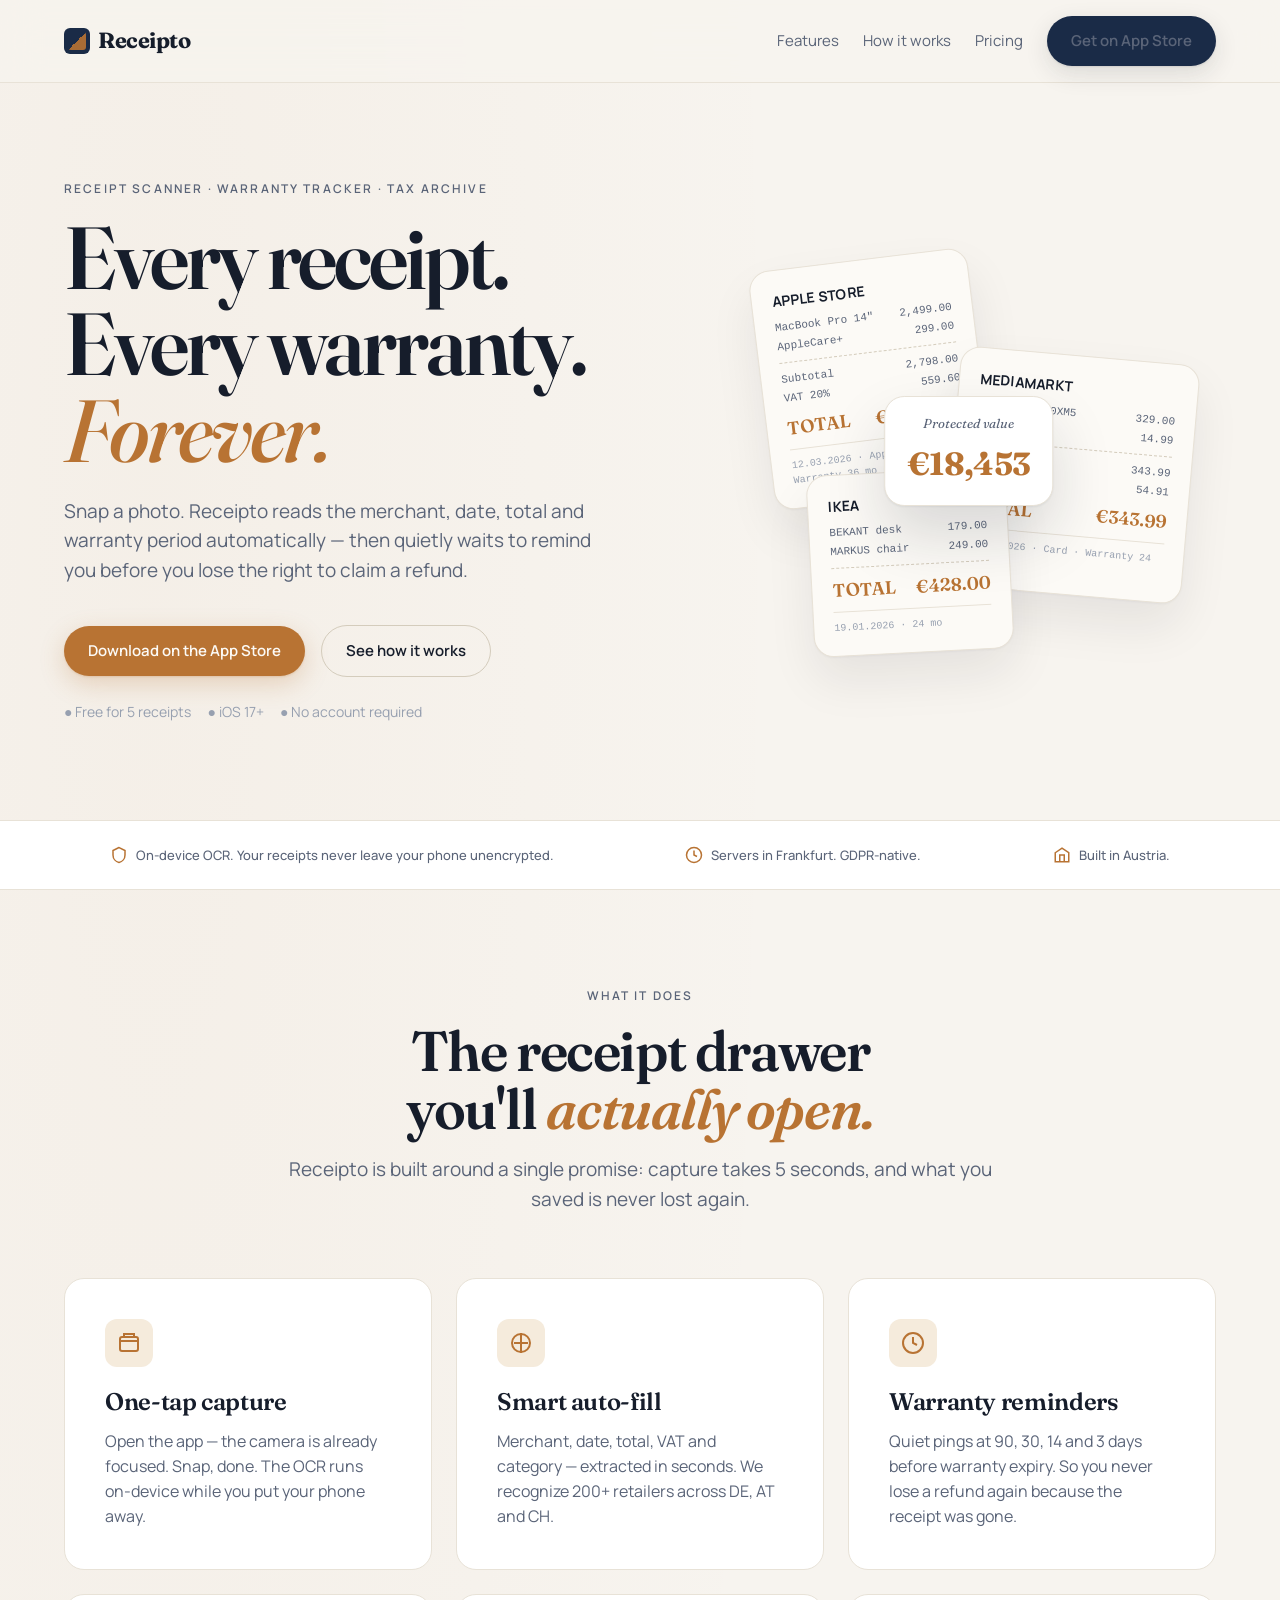
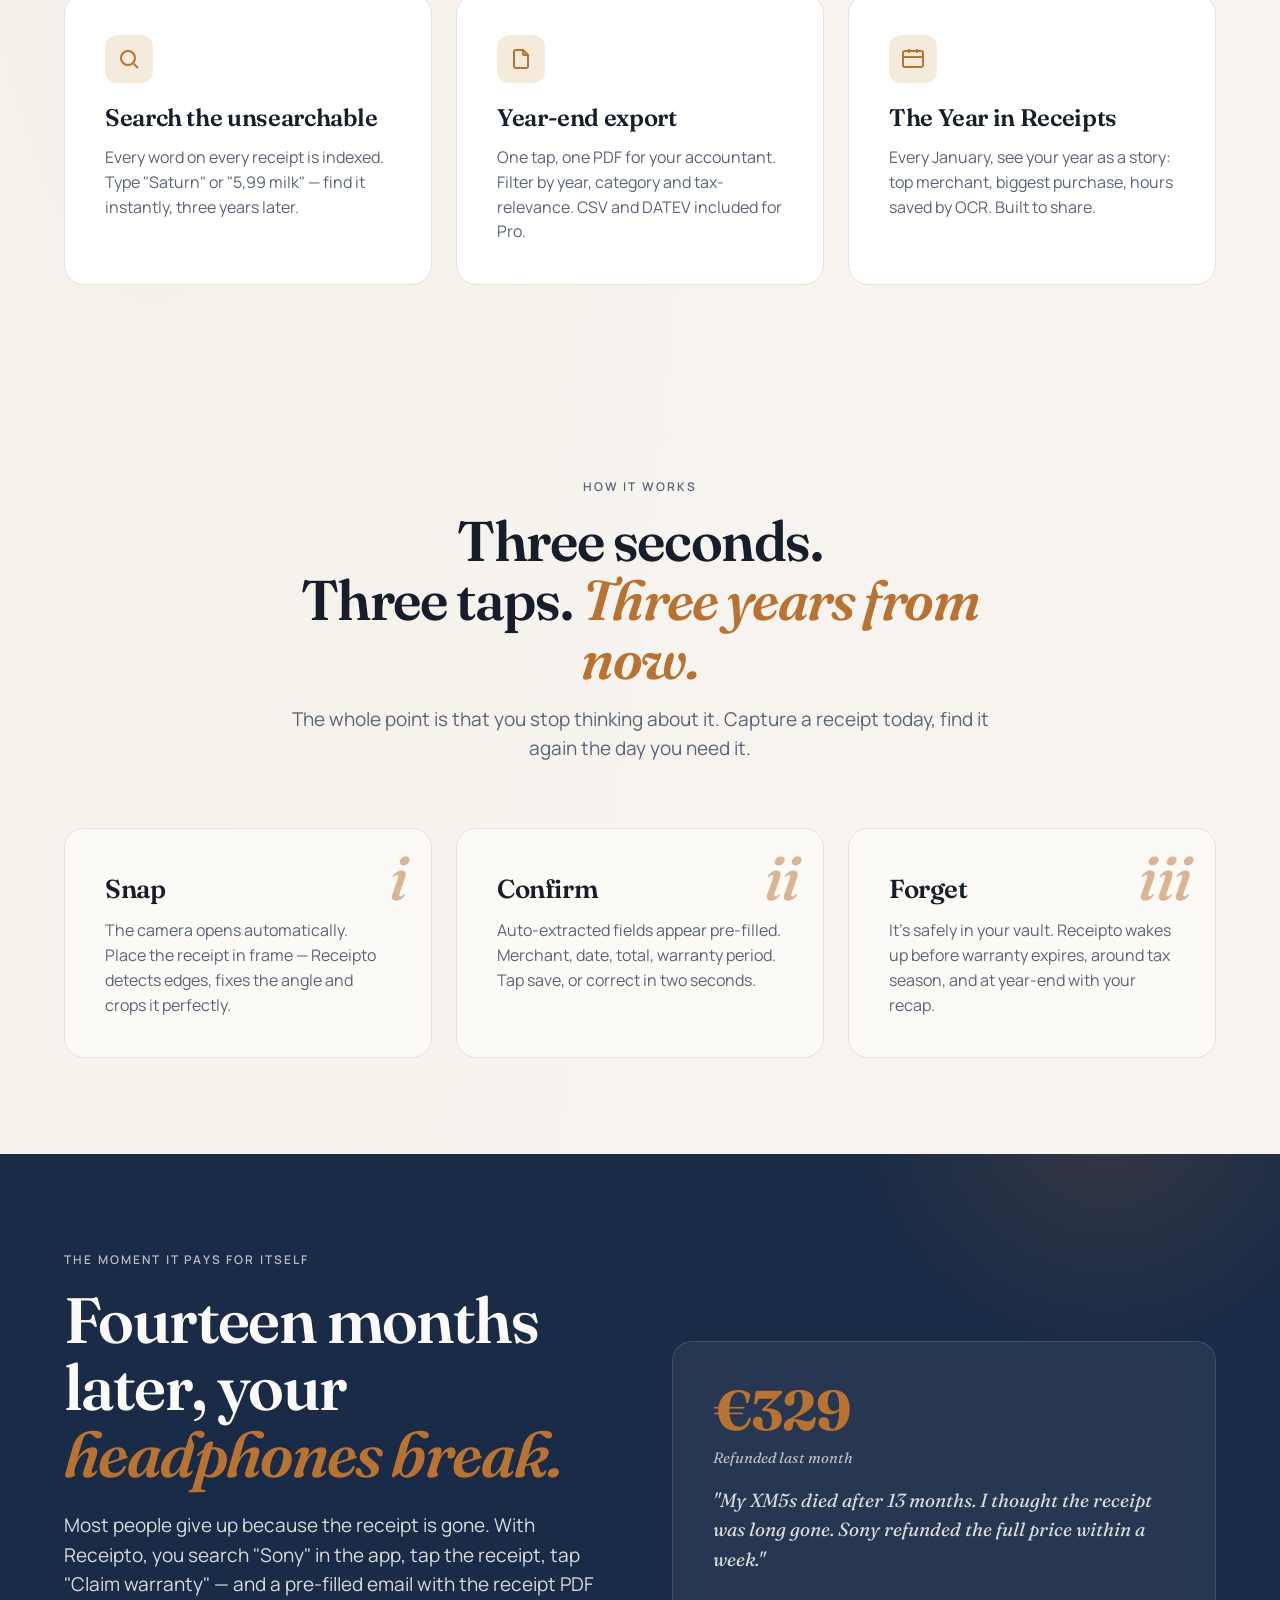
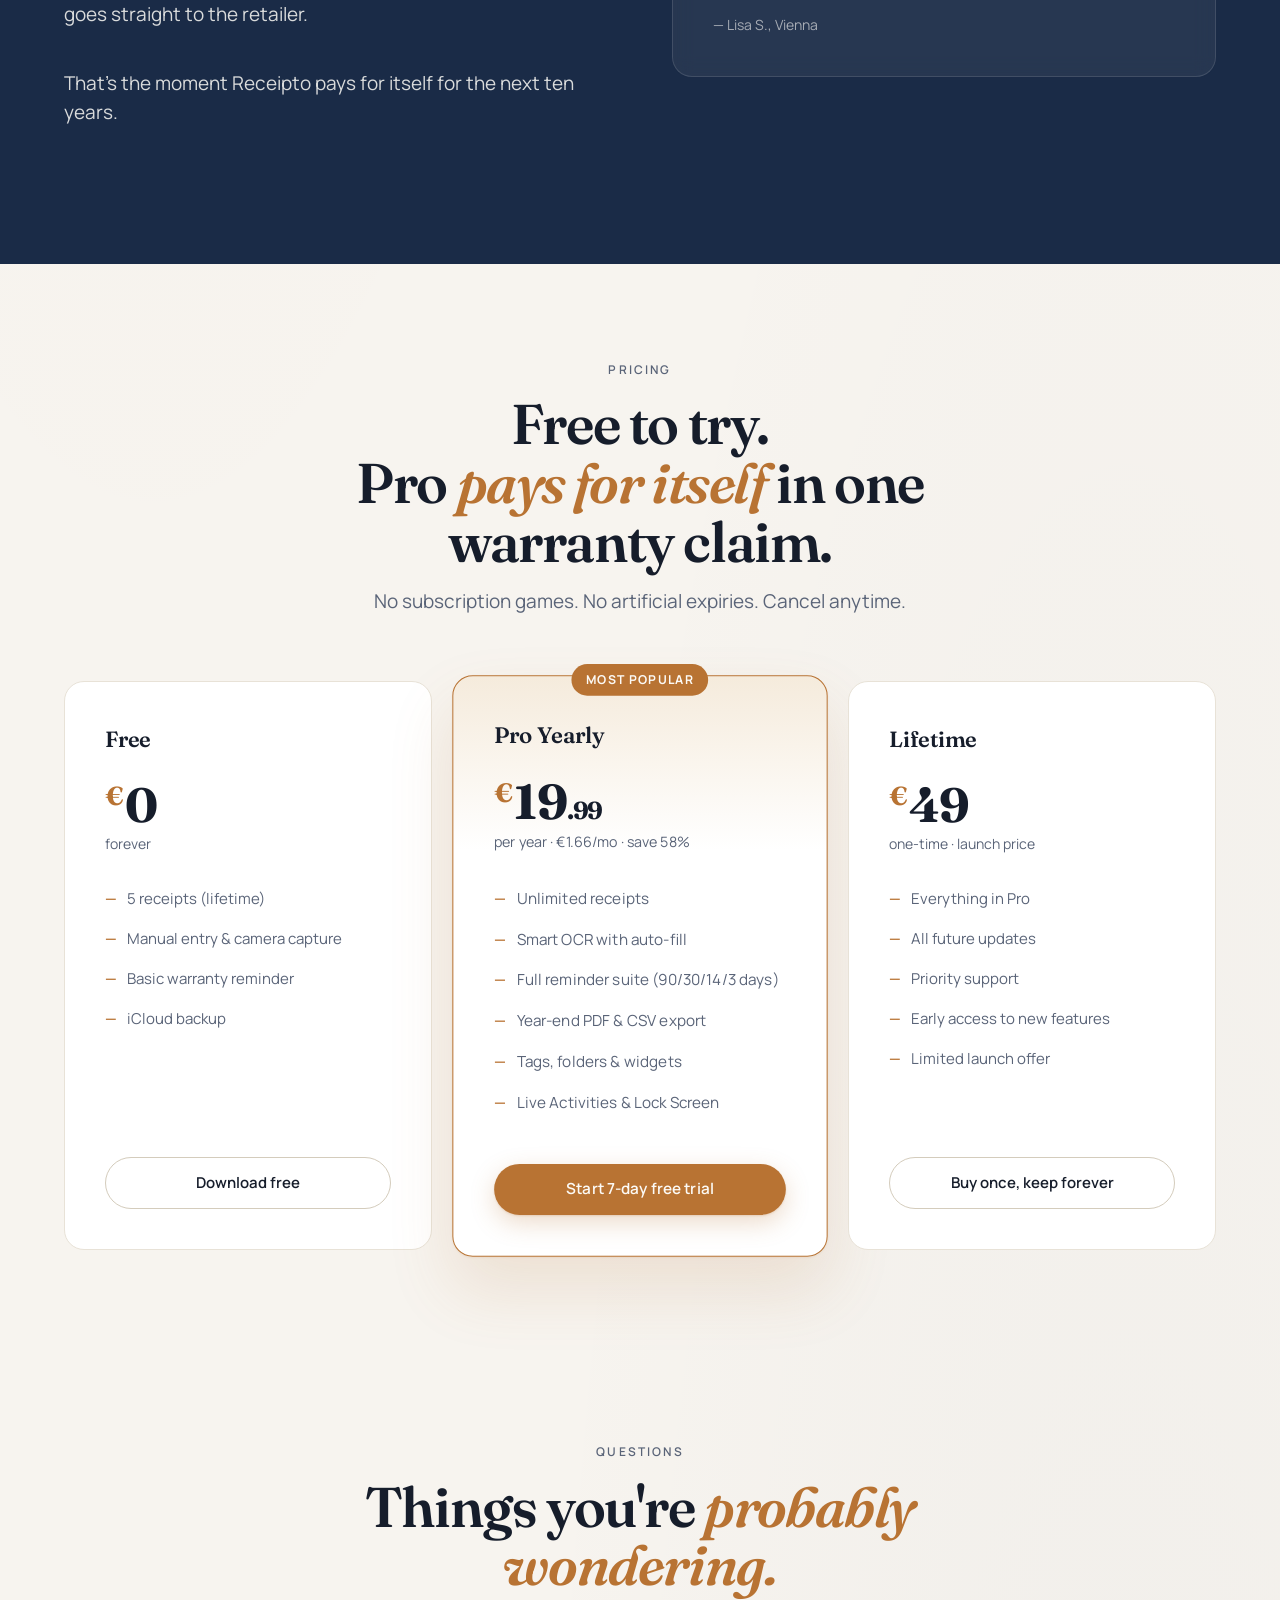
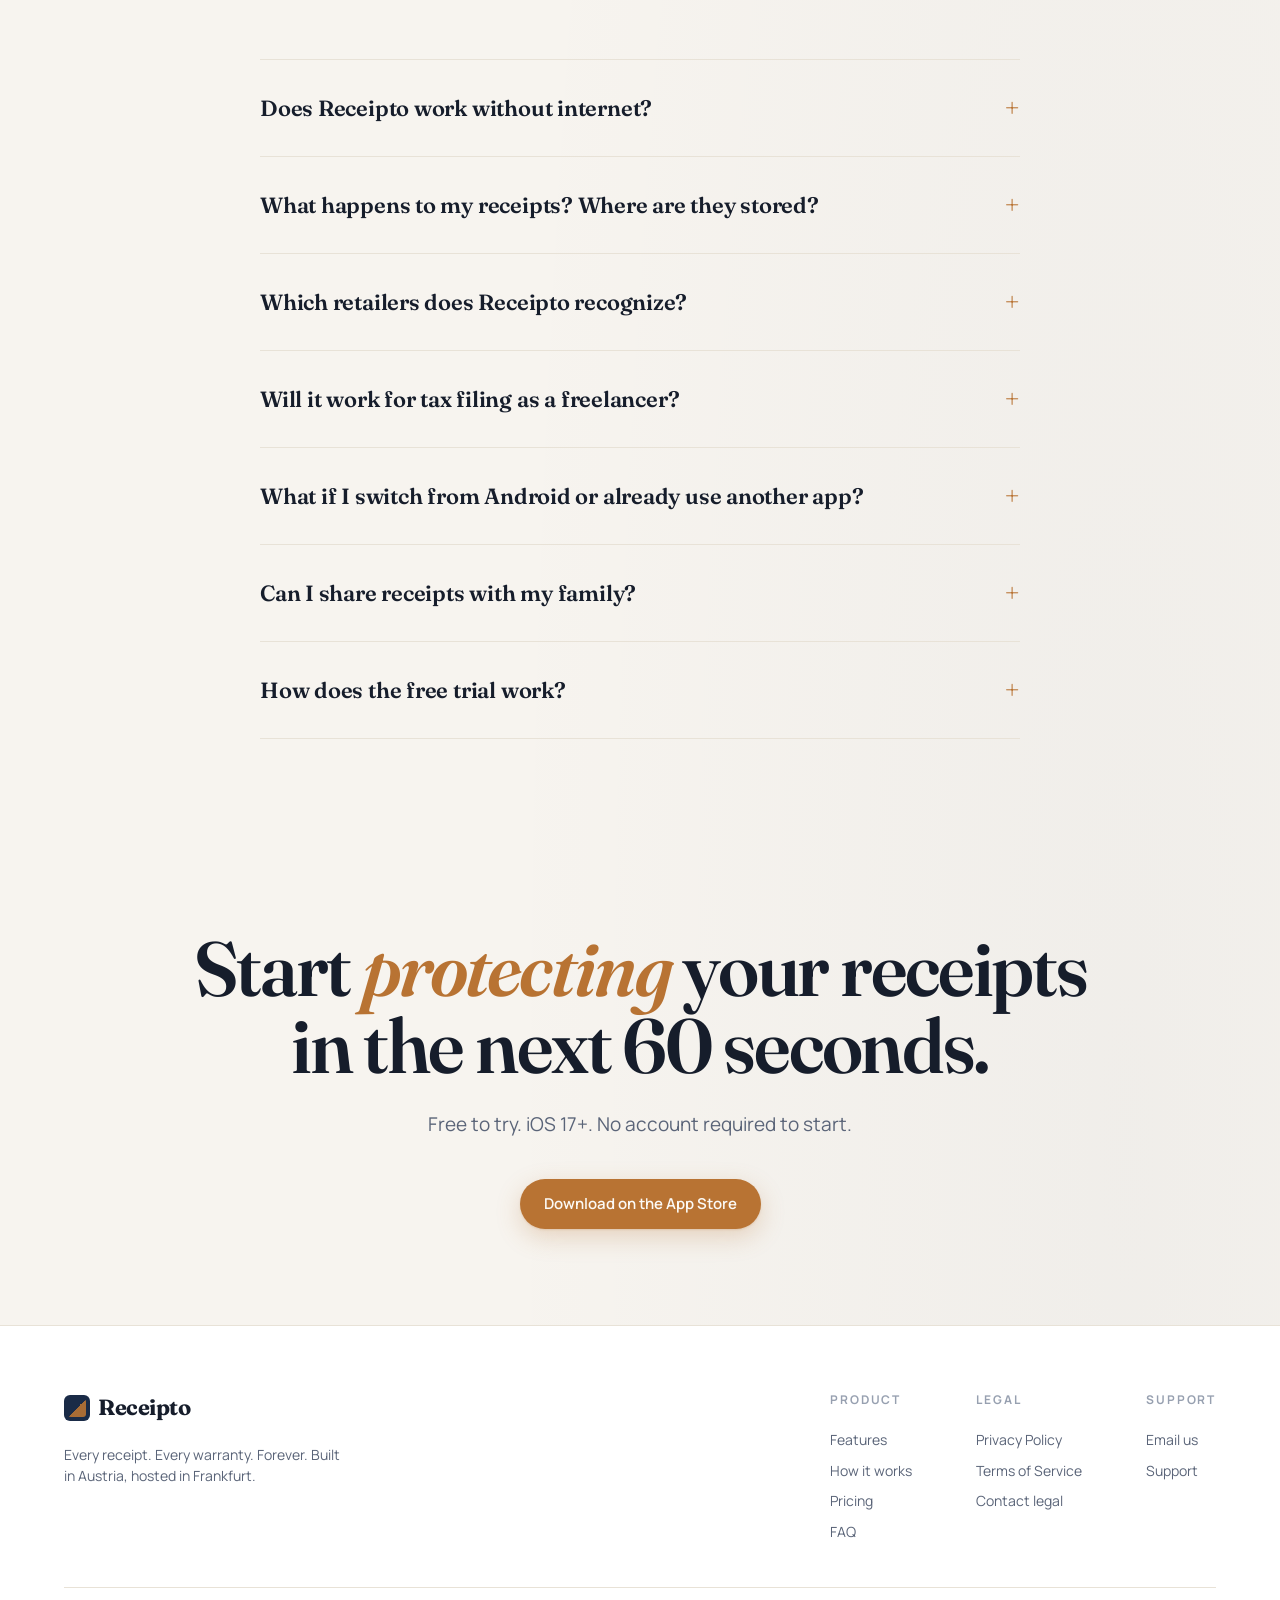
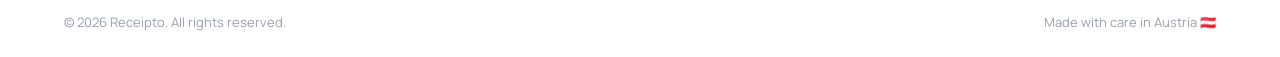
<file: index.html>
<!DOCTYPE html>
<html lang="en">
<head>
  <meta charset="UTF-8">
  <meta name="viewport" content="width=device-width, initial-scale=1.0">
  <title>Receipto — Every receipt. Every warranty. Forever.</title>
  <meta name="description" content="Snap a photo of any receipt. Receipto extracts the merchant, date, total and warranty period automatically — and reminds you before warranties expire. Year-end tax export in one tap.">
  <meta name="theme-color" content="#F7F4EF">
  <meta property="og:title" content="Receipto — Every receipt. Every warranty. Forever.">
  <meta property="og:description" content="Turn every receipt into a permanent entry in your personal warranty and tax archive.">
  <meta property="og:type" content="website">
  <link rel="stylesheet" href="style.css">
  <link rel="icon" href="data:image/svg+xml,%3Csvg xmlns='http://www.w3.org/2000/svg' viewBox='0 0 32 32'%3E%3Crect width='32' height='32' rx='6' fill='%231A2B47'/%3E%3Cpath d='M10 10v12l3-2 3 2 3-2 3 2V10z' fill='%23B87333'/%3E%3C/svg%3E">
</head>
<body>

  <nav class="nav">
    <div class="nav-inner">
      <a href="/" class="logo">
        <span class="logo-mark"></span>
        Receipto
      </a>
      <div class="nav-links">
        <a href="#features">Features</a>
        <a href="#how">How it works</a>
        <a href="#pricing">Pricing</a>
        <a href="#" class="btn btn-primary">Get on App Store</a>
      </div>
    </div>
  </nav>

  <header class="hero">
    <div class="container">
      <div class="hero-grid">
        <div class="fade-up">
          <div class="hero-eyebrow eyebrow">Receipt scanner · Warranty tracker · Tax archive</div>
          <h1>Every receipt.<br>Every warranty.<br><em>Forever.</em></h1>
          <p class="lede">
            Snap a photo. Receipto reads the merchant, date, total and warranty period
            automatically — then quietly waits to remind you before you lose the right
            to claim a refund.
          </p>
          <div class="hero-cta">
            <a href="#" class="btn btn-money">Download on the App Store</a>
            <a href="#how" class="btn btn-ghost">See how it works</a>
          </div>
          <div class="hero-meta">
            <span>● Free for 5 receipts</span>
            <span>● iOS 17+</span>
            <span>● No account required</span>
          </div>
        </div>

        <div class="receipt-stack fade-up delay-2">
          <div class="receipt receipt-1">
            <div class="receipt-merchant">Apple Store</div>
            <div class="receipt-line"><span>MacBook Pro 14"</span><span>2,499.00</span></div>
            <div class="receipt-line"><span>AppleCare+</span><span>299.00</span></div>
            <div class="receipt-divider"></div>
            <div class="receipt-line"><span>Subtotal</span><span>2,798.00</span></div>
            <div class="receipt-line"><span>VAT 20%</span><span>559.60</span></div>
            <div class="receipt-total"><span>TOTAL</span><span>€2,798.00</span></div>
            <div class="receipt-meta">12.03.2026 · Apple Pay · Warranty 36 mo</div>
          </div>

          <div class="receipt receipt-2">
            <div class="receipt-merchant">MediaMarkt</div>
            <div class="receipt-line"><span>Sony WH-1000XM5</span><span>329.00</span></div>
            <div class="receipt-line"><span>Cable USB-C</span><span>14.99</span></div>
            <div class="receipt-divider"></div>
            <div class="receipt-line"><span>Subtotal</span><span>343.99</span></div>
            <div class="receipt-line"><span>VAT 19%</span><span>54.91</span></div>
            <div class="receipt-total"><span>TOTAL</span><span>€343.99</span></div>
            <div class="receipt-meta">04.02.2026 · Card · Warranty 24 mo</div>
          </div>

          <div class="receipt receipt-3">
            <div class="receipt-merchant">IKEA</div>
            <div class="receipt-line"><span>BEKANT desk</span><span>179.00</span></div>
            <div class="receipt-line"><span>MARKUS chair</span><span>249.00</span></div>
            <div class="receipt-divider"></div>
            <div class="receipt-total"><span>TOTAL</span><span>€428.00</span></div>
            <div class="receipt-meta">19.01.2026 · 24 mo</div>
          </div>

          <div class="vault-badge">
            <div class="vault-label">Protected value</div>
            <div class="vault-amount">€18,453</div>
          </div>
        </div>
      </div>
    </div>
  </header>

  <div class="trust-bar">
    <div class="container">
      <div class="trust-inner">
        <div class="trust-item">
          <svg class="trust-icon" viewBox="0 0 24 24" fill="none" stroke="currentColor" stroke-width="2"><path d="M12 2 4 6v6c0 5 3.5 9 8 10 4.5-1 8-5 8-10V6z"/></svg>
          On-device OCR. Your receipts never leave your phone unencrypted.
        </div>
        <div class="trust-item">
          <svg class="trust-icon" viewBox="0 0 24 24" fill="none" stroke="currentColor" stroke-width="2"><circle cx="12" cy="12" r="10"/><path d="M12 6v6l4 2"/></svg>
          Servers in Frankfurt. GDPR-native.
        </div>
        <div class="trust-item">
          <svg class="trust-icon" viewBox="0 0 24 24" fill="none" stroke="currentColor" stroke-width="2"><path d="M3 9 12 3l9 6v12H3z"/><path d="M9 21V12h6v9"/></svg>
          Built in Austria.
        </div>
      </div>
    </div>
  </div>

  <section id="features">
    <div class="container">
      <div class="section-header">
        <div class="eyebrow">What it does</div>
        <h2>The receipt drawer<br>you'll <em>actually open.</em></h2>
        <p>Receipto is built around a single promise: capture takes 5 seconds, and what you saved is never lost again.</p>
      </div>

      <div class="features">
        <div class="feature">
          <div class="feature-icon">
            <svg width="24" height="24" viewBox="0 0 24 24" fill="none" stroke="currentColor" stroke-width="2"><rect x="3" y="6" width="18" height="14" rx="2"/><path d="M3 10h18"/><path d="M7 6V3h10v3"/></svg>
          </div>
          <h3>One-tap capture</h3>
          <p>Open the app — the camera is already focused. Snap, done. The OCR runs on-device while you put your phone away.</p>
        </div>

        <div class="feature">
          <div class="feature-icon">
            <svg width="24" height="24" viewBox="0 0 24 24" fill="none" stroke="currentColor" stroke-width="2"><path d="M12 2v20"/><path d="M5 12h14"/><circle cx="12" cy="12" r="9"/></svg>
          </div>
          <h3>Smart auto-fill</h3>
          <p>Merchant, date, total, VAT and category — extracted in seconds. We recognize 200+ retailers across DE, AT and CH.</p>
        </div>

        <div class="feature">
          <div class="feature-icon">
            <svg width="24" height="24" viewBox="0 0 24 24" fill="none" stroke="currentColor" stroke-width="2"><circle cx="12" cy="12" r="10"/><path d="M12 6v6l4 2"/></svg>
          </div>
          <h3>Warranty reminders</h3>
          <p>Quiet pings at 90, 30, 14 and 3 days before warranty expiry. So you never lose a refund again because the receipt was gone.</p>
        </div>

        <div class="feature">
          <div class="feature-icon">
            <svg width="24" height="24" viewBox="0 0 24 24" fill="none" stroke="currentColor" stroke-width="2"><circle cx="11" cy="11" r="7"/><path d="M21 21l-4.3-4.3"/></svg>
          </div>
          <h3>Search the unsearchable</h3>
          <p>Every word on every receipt is indexed. Type "Saturn" or "5,99 milk" — find it instantly, three years later.</p>
        </div>

        <div class="feature">
          <div class="feature-icon">
            <svg width="24" height="24" viewBox="0 0 24 24" fill="none" stroke="currentColor" stroke-width="2"><path d="M14 3v4a1 1 0 0 0 1 1h4"/><path d="M17 21H7a2 2 0 0 1-2-2V5a2 2 0 0 1 2-2h7l5 5v11a2 2 0 0 1-2 2z"/></svg>
          </div>
          <h3>Year-end export</h3>
          <p>One tap, one PDF for your accountant. Filter by year, category and tax-relevance. CSV and DATEV included for Pro.</p>
        </div>

        <div class="feature">
          <div class="feature-icon">
            <svg width="24" height="24" viewBox="0 0 24 24" fill="none" stroke="currentColor" stroke-width="2"><rect x="2" y="4" width="20" height="16" rx="2"/><path d="M8 2v4M16 2v4M2 10h20"/></svg>
          </div>
          <h3>The Year in Receipts</h3>
          <p>Every January, see your year as a story: top merchant, biggest purchase, hours saved by OCR. Built to share.</p>
        </div>
      </div>
    </div>
  </section>

  <section id="how">
    <div class="container">
      <div class="section-header">
        <div class="eyebrow">How it works</div>
        <h2>Three seconds.<br>Three taps. <em>Three years from now.</em></h2>
        <p>The whole point is that you stop thinking about it. Capture a receipt today, find it again the day you need it.</p>
      </div>

      <div class="steps">
        <div class="step">
          <div class="step-number">i</div>
          <h3>Snap</h3>
          <p>The camera opens automatically. Place the receipt in frame — Receipto detects edges, fixes the angle and crops it perfectly.</p>
        </div>
        <div class="step">
          <div class="step-number">ii</div>
          <h3>Confirm</h3>
          <p>Auto-extracted fields appear pre-filled. Merchant, date, total, warranty period. Tap save, or correct in two seconds.</p>
        </div>
        <div class="step">
          <div class="step-number">iii</div>
          <h3>Forget</h3>
          <p>It's safely in your vault. Receipto wakes up before warranty expires, around tax season, and at year-end with your recap.</p>
        </div>
      </div>
    </div>
  </section>

  <section class="magic-moment">
    <div class="container">
      <div class="magic-grid">
        <div>
          <div class="eyebrow">The moment it pays for itself</div>
          <h2>Fourteen months later, your <em>headphones break.</em></h2>
          <p>
            Most people give up because the receipt is gone. With Receipto,
            you search "Sony" in the app, tap the receipt, tap "Claim warranty" —
            and a pre-filled email with the receipt PDF goes straight to the retailer.
          </p>
          <p>
            That's the moment Receipto pays for itself for the next ten years.
          </p>
        </div>

        <div class="testimonial-card">
          <div class="testimonial-amount">€329</div>
          <div class="label">Refunded last month</div>
          <p class="testimonial-quote">
            "My XM5s died after 13 months. I thought the receipt was long gone.
            Sony refunded the full price within a week."
          </p>
          <div class="testimonial-byline">— Lisa S., Vienna</div>
        </div>
      </div>
    </div>
  </section>

  <section id="pricing">
    <div class="container">
      <div class="section-header">
        <div class="eyebrow">Pricing</div>
        <h2>Free to try.<br>Pro <em>pays for itself</em> in one warranty claim.</h2>
        <p>No subscription games. No artificial expiries. Cancel anytime.</p>
      </div>

      <div class="pricing-grid">
        <div class="price-card">
          <h3>Free</h3>
          <div class="price"><span class="currency">€</span>0</div>
          <div class="period">forever</div>
          <ul class="features-list">
            <li>5 receipts (lifetime)</li>
            <li>Manual entry & camera capture</li>
            <li>Basic warranty reminder</li>
            <li>iCloud backup</li>
          </ul>
          <a href="#" class="btn btn-ghost">Download free</a>
        </div>

        <div class="price-card featured">
          <div class="price-badge">Most popular</div>
          <h3>Pro Yearly</h3>
          <div class="price"><span class="currency">€</span>19<span style="font-size:24px">.99</span></div>
          <div class="period">per year · €1.66/mo · save 58%</div>
          <ul class="features-list">
            <li>Unlimited receipts</li>
            <li>Smart OCR with auto-fill</li>
            <li>Full reminder suite (90/30/14/3 days)</li>
            <li>Year-end PDF & CSV export</li>
            <li>Tags, folders & widgets</li>
            <li>Live Activities & Lock Screen</li>
          </ul>
          <a href="#" class="btn btn-money">Start 7-day free trial</a>
        </div>

        <div class="price-card">
          <h3>Lifetime</h3>
          <div class="price"><span class="currency">€</span>49</div>
          <div class="period">one-time · launch price</div>
          <ul class="features-list">
            <li>Everything in Pro</li>
            <li>All future updates</li>
            <li>Priority support</li>
            <li>Early access to new features</li>
            <li>Limited launch offer</li>
          </ul>
          <a href="#" class="btn btn-ghost">Buy once, keep forever</a>
        </div>
      </div>
    </div>
  </section>

  <section id="faq">
    <div class="container">
      <div class="section-header">
        <div class="eyebrow">Questions</div>
        <h2>Things you're <em>probably wondering.</em></h2>
      </div>

      <div class="faq">
        <details class="faq-item">
          <summary>Does Receipto work without internet?</summary>
          <p>Yes. The OCR runs entirely on your device using Apple's Vision framework. Capture, search and viewing all work offline. Cloud sync between your devices and backup happen when you're online.</p>
        </details>
        <details class="faq-item">
          <summary>What happens to my receipts? Where are they stored?</summary>
          <p>Receipt photos and data are stored in your private Firebase account on servers in Frankfurt, Germany — fully GDPR-compliant. You can export everything or delete your account at any time. We don't sell, share or analyse your data for advertising.</p>
        </details>
        <details class="faq-item">
          <summary>Which retailers does Receipto recognize?</summary>
          <p>200+ retailers across Germany, Austria and Switzerland are recognized automatically — including Saturn, MediaMarkt, IKEA, dm, Billa, Spar, Hofer, Migros, Coop, Apple, Hervis and more. For unknown retailers, you enter the merchant name once and we remember it.</p>
        </details>
        <details class="faq-item">
          <summary>Will it work for tax filing as a freelancer?</summary>
          <p>Yes — Pro lets you tag receipts as tax-relevant, then export everything as a structured PDF + CSV for your accountant at year-end. We support DATEV format too. Many freelancers save 2-3 hours of accountant fees this way.</p>
        </details>
        <details class="faq-item">
          <summary>What if I switch from Android or already use another app?</summary>
          <p>Receipto is iOS-only for now. If you're switching from another receipt app and have a CSV export, send it to us — we'll help you migrate.</p>
        </details>
        <details class="faq-item">
          <summary>Can I share receipts with my family?</summary>
          <p>Family Sharing arrives in V1.1 (mid-2026). Up to 6 family members will share one Pro subscription and shared receipts for big purchases.</p>
        </details>
        <details class="faq-item">
          <summary>How does the free trial work?</summary>
          <p>7 days free, full Pro access. Cancel anytime in your iPhone Settings before the trial ends and you won't be charged. We don't send you nag emails.</p>
        </details>
      </div>
    </div>
  </section>

  <section class="final-cta">
    <div class="container">
      <h2>Start <em>protecting</em> your receipts<br>in the next 60 seconds.</h2>
      <p>Free to try. iOS 17+. No account required to start.</p>
      <a href="#" class="btn btn-money">Download on the App Store</a>
    </div>
  </section>

  <footer class="footer">
    <div class="container">
      <div class="footer-grid">
        <div class="footer-brand">
          <a href="/" class="logo">
            <span class="logo-mark"></span>
            Receipto
          </a>
          <p>Every receipt. Every warranty. Forever. Built in Austria, hosted in Frankfurt.</p>
        </div>

        <div class="footer-col">
          <h4>Product</h4>
          <a href="#features">Features</a>
          <a href="#how">How it works</a>
          <a href="#pricing">Pricing</a>
          <a href="#faq">FAQ</a>
        </div>

        <div class="footer-col">
          <h4>Legal</h4>
          <a href="privacy.html">Privacy Policy</a>
          <a href="terms.html">Terms of Service</a>
          <a href="mailto:tobiaskrenn06@gmail.com">Contact legal</a>
        </div>

        <div class="footer-col">
          <h4>Support</h4>
          <a href="mailto:tobiaskrenn06@gmail.com">Email us</a>
          <a href="mailto:tobiaskrenn06@gmail.com">Support</a>
        </div>
      </div>

      <div class="footer-bottom">
        <span>© 2026 Receipto. All rights reserved.</span>
        <span>Made with care in Austria 🇦🇹</span>
      </div>
    </div>
  </footer>

</body>
</html>
</file>
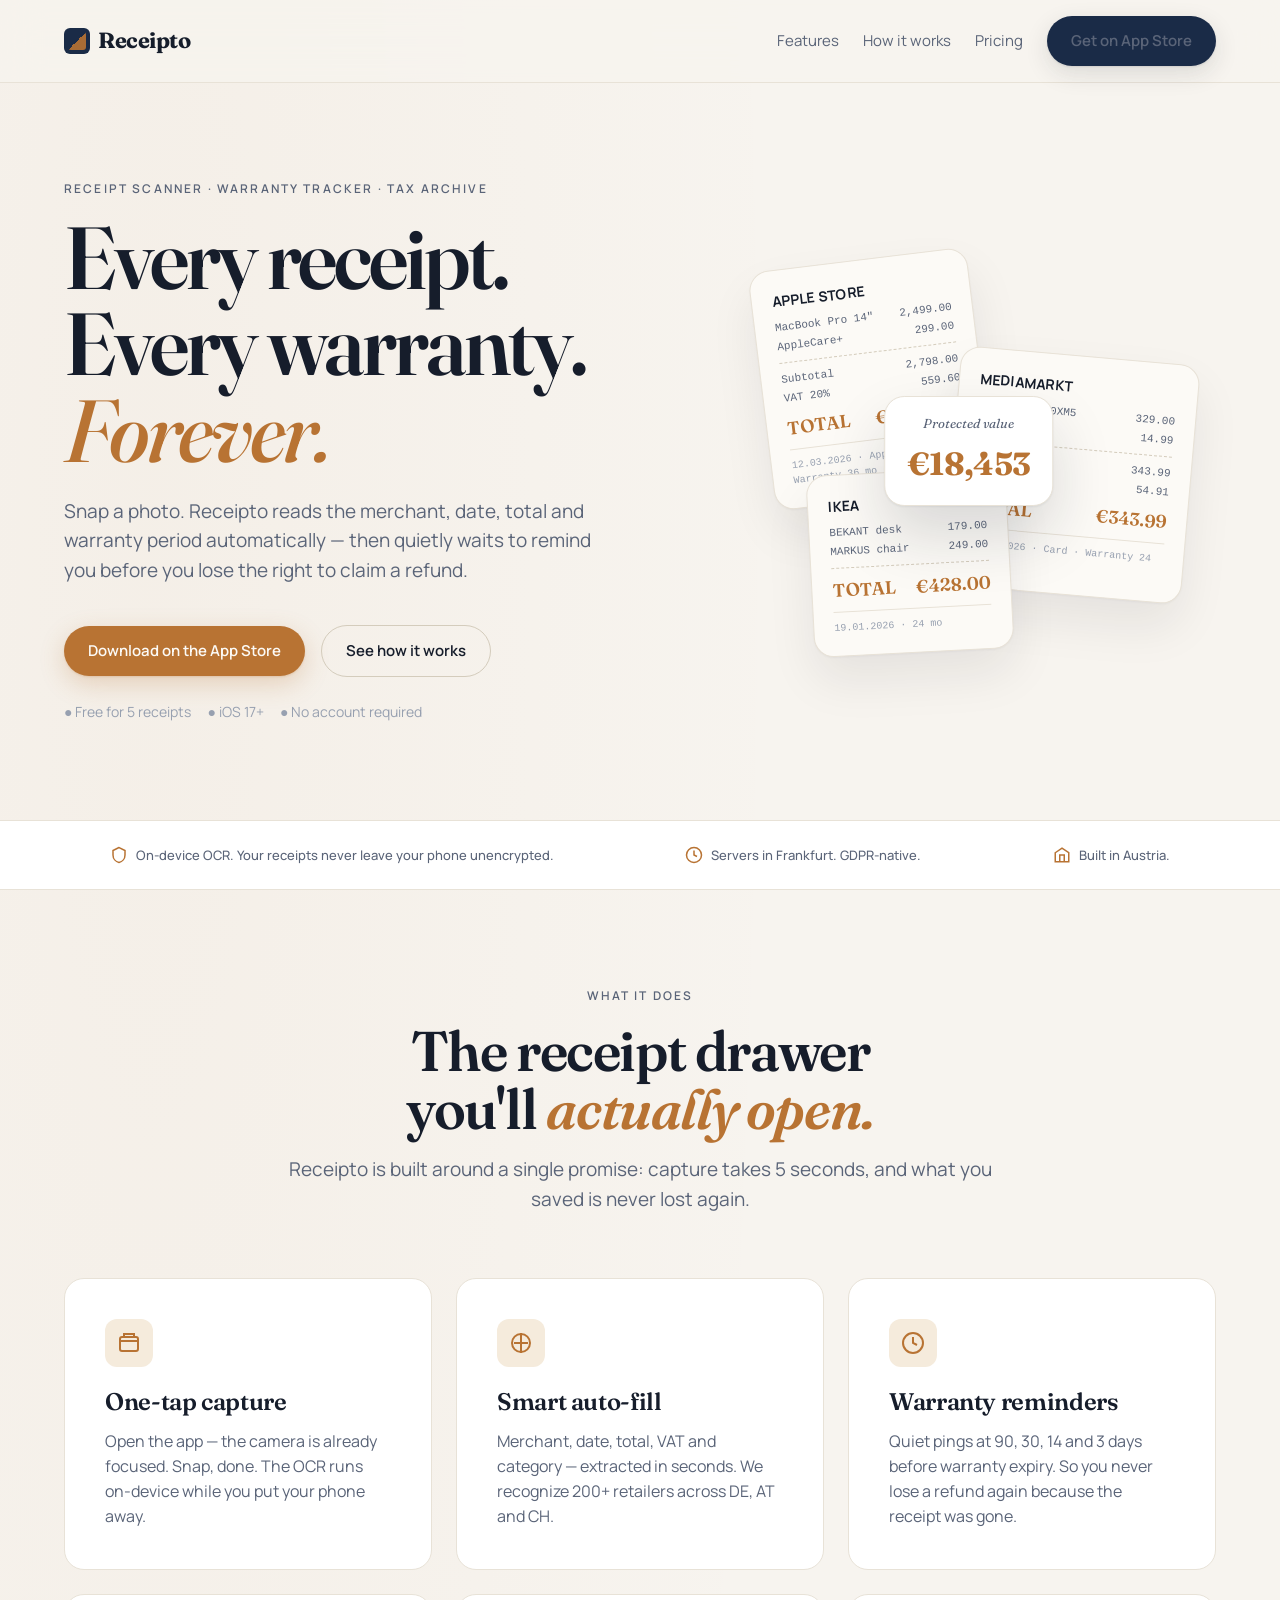
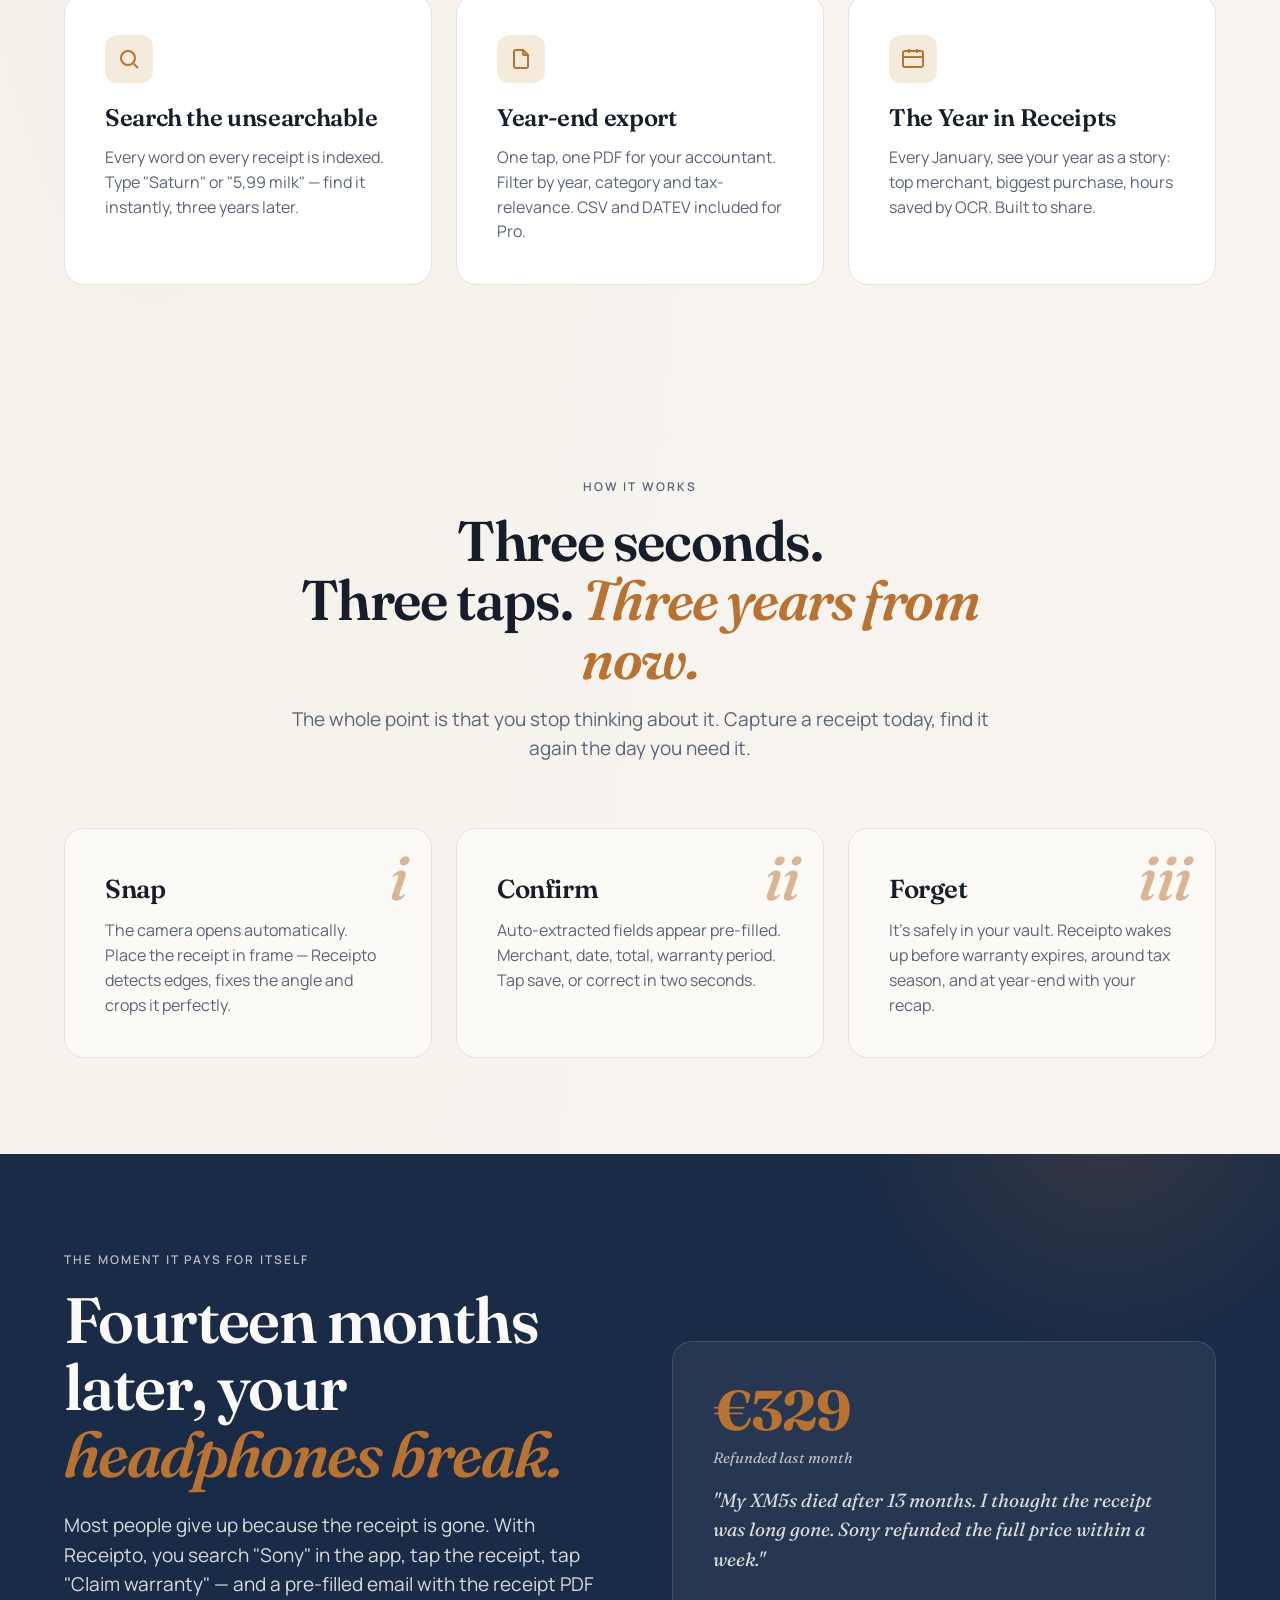
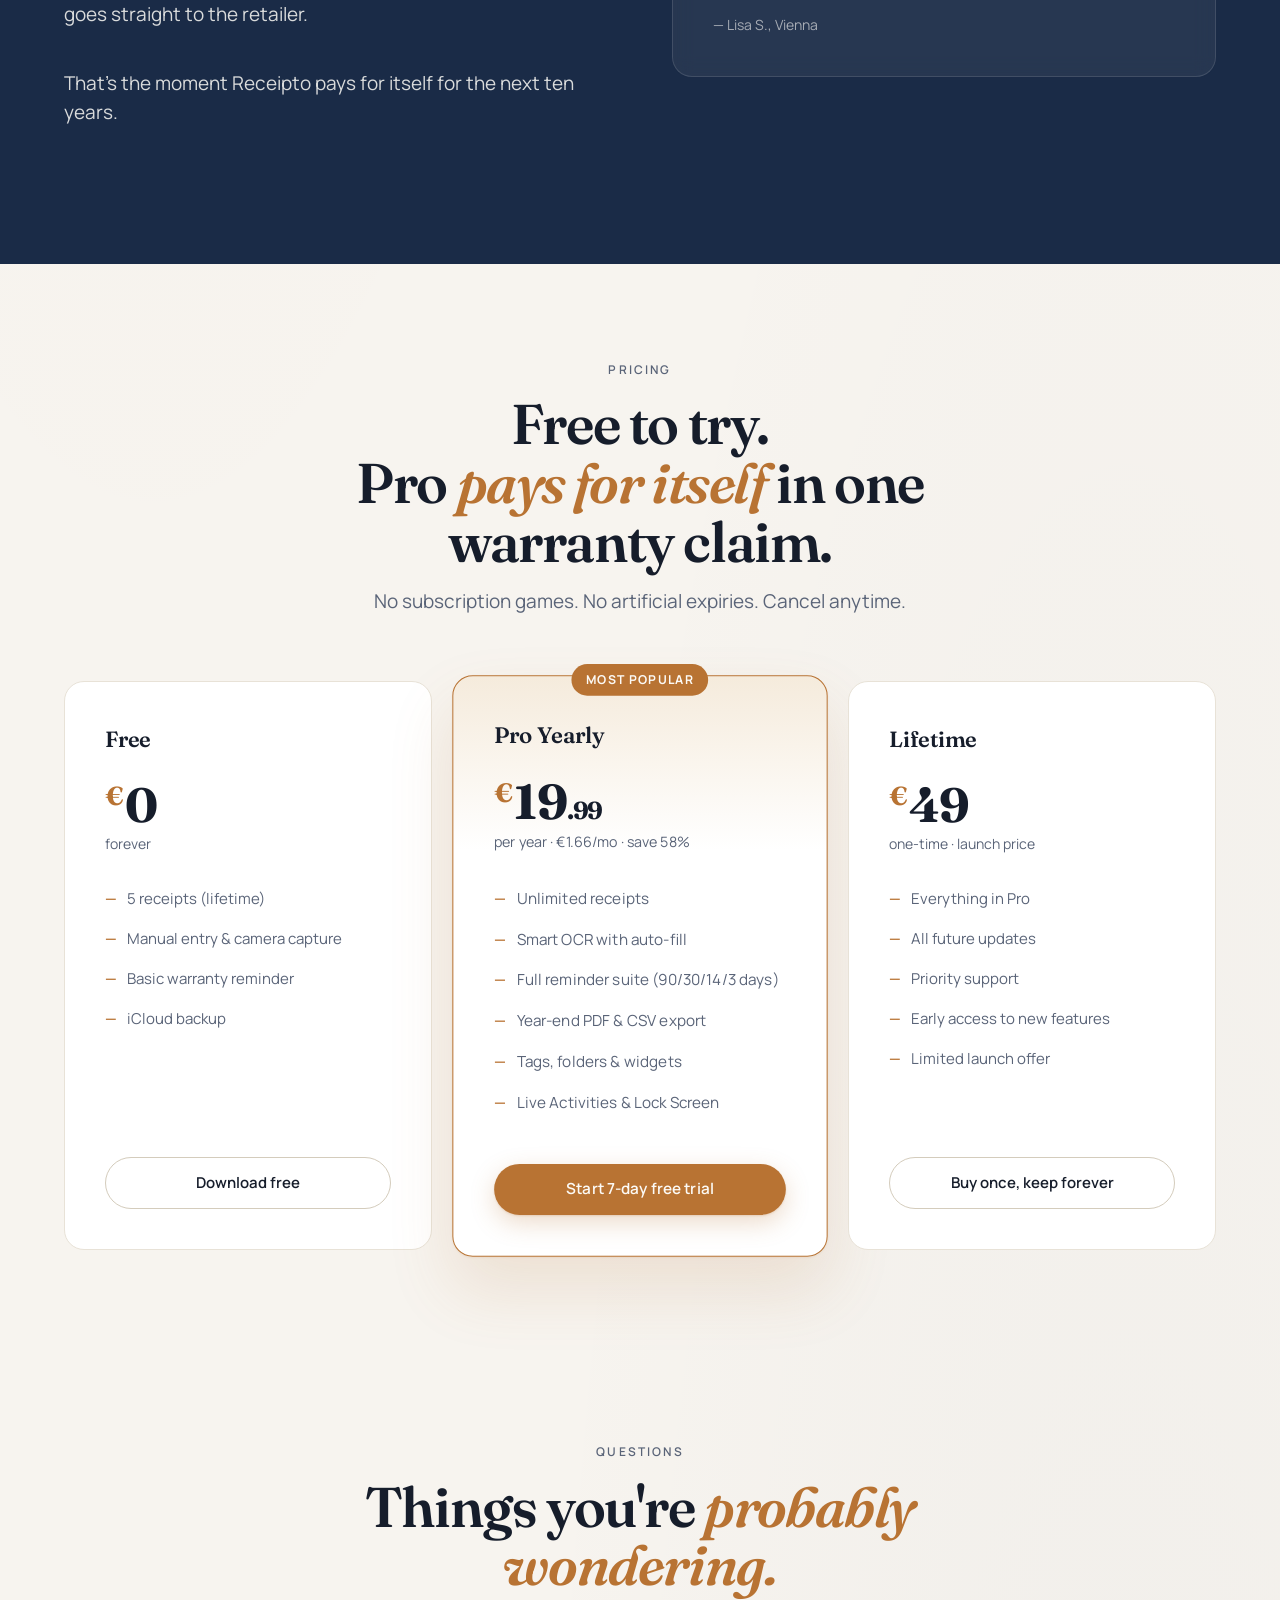
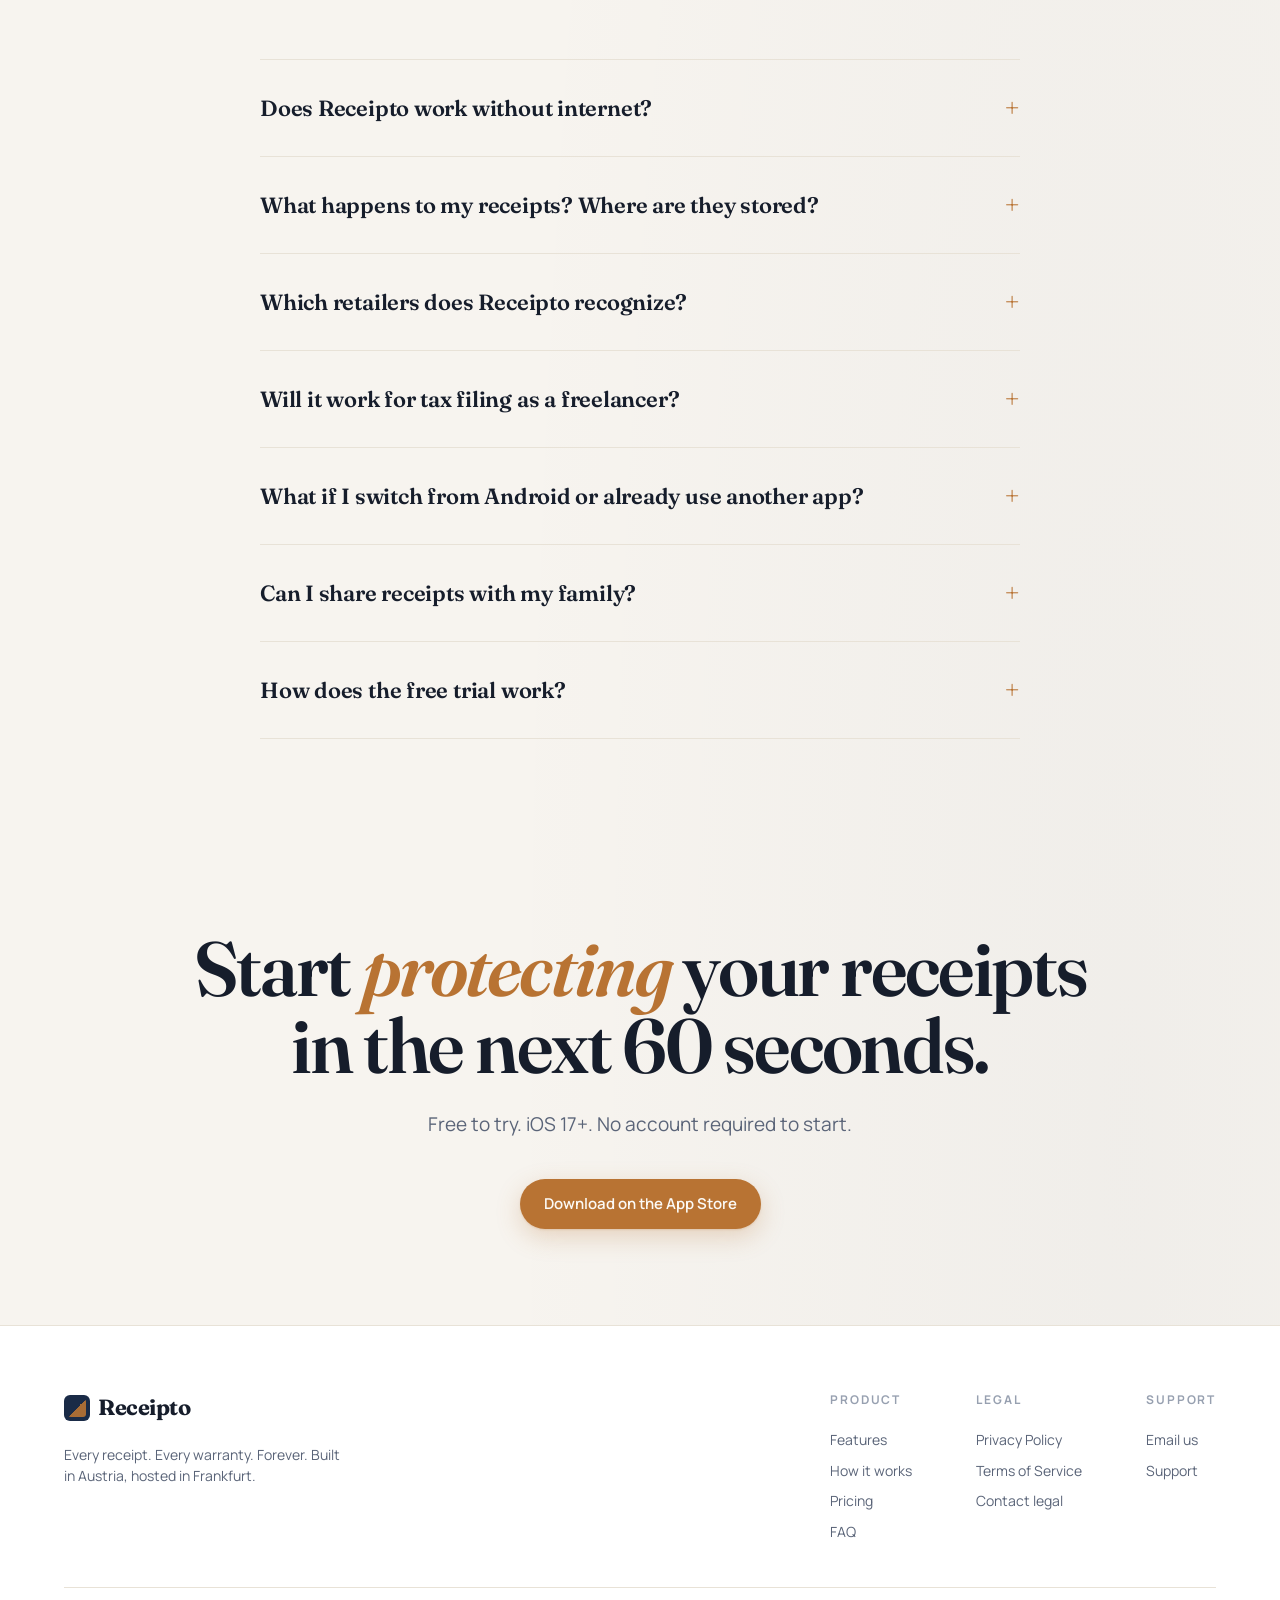
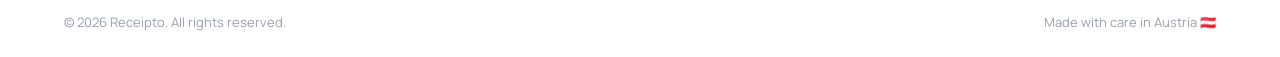
<file: index (2).html>
<!DOCTYPE html>
<html lang="en">
<head>
  <meta charset="UTF-8">
  <meta name="viewport" content="width=device-width, initial-scale=1.0">
  <title>Receipto — Every receipt. Every warranty. Forever.</title>
  <meta name="description" content="Snap a photo of any receipt. Receipto extracts the merchant, date, total and warranty period automatically — and reminds you before warranties expire. Year-end tax export in one tap.">
  <meta name="theme-color" content="#F7F4EF">
  <meta property="og:title" content="Receipto — Every receipt. Every warranty. Forever.">
  <meta property="og:description" content="Turn every receipt into a permanent entry in your personal warranty and tax archive.">
  <meta property="og:type" content="website">
  <link rel="stylesheet" href="style.css">
  <link rel="icon" href="data:image/svg+xml,%3Csvg xmlns='http://www.w3.org/2000/svg' viewBox='0 0 32 32'%3E%3Crect width='32' height='32' rx='6' fill='%231A2B47'/%3E%3Cpath d='M10 10v12l3-2 3 2 3-2 3 2V10z' fill='%23B87333'/%3E%3C/svg%3E">
</head>
<body>

  <nav class="nav">
    <div class="nav-inner">
      <a href="/" class="logo">
        <span class="logo-mark"></span>
        Receipto
      </a>
      <div class="nav-links">
        <a href="#features">Features</a>
        <a href="#how">How it works</a>
        <a href="#pricing">Pricing</a>
        <a href="#" class="btn btn-primary">Get on App Store</a>
      </div>
    </div>
  </nav>

  <header class="hero">
    <div class="container">
      <div class="hero-grid">
        <div class="fade-up">
          <div class="hero-eyebrow eyebrow">Receipt scanner · Warranty tracker · Tax archive</div>
          <h1>Every receipt.<br>Every warranty.<br><em>Forever.</em></h1>
          <p class="lede">
            Snap a photo. Receipto reads the merchant, date, total and warranty period
            automatically — then quietly waits to remind you before you lose the right
            to claim a refund.
          </p>
          <div class="hero-cta">
            <a href="#" class="btn btn-money">Download on the App Store</a>
            <a href="#how" class="btn btn-ghost">See how it works</a>
          </div>
          <div class="hero-meta">
            <span>● Free for 5 receipts</span>
            <span>● iOS 17+</span>
            <span>● No account required</span>
          </div>
        </div>

        <div class="receipt-stack fade-up delay-2">
          <div class="receipt receipt-1">
            <div class="receipt-merchant">Apple Store</div>
            <div class="receipt-line"><span>MacBook Pro 14"</span><span>2,499.00</span></div>
            <div class="receipt-line"><span>AppleCare+</span><span>299.00</span></div>
            <div class="receipt-divider"></div>
            <div class="receipt-line"><span>Subtotal</span><span>2,798.00</span></div>
            <div class="receipt-line"><span>VAT 20%</span><span>559.60</span></div>
            <div class="receipt-total"><span>TOTAL</span><span>€2,798.00</span></div>
            <div class="receipt-meta">12.03.2026 · Apple Pay · Warranty 36 mo</div>
          </div>

          <div class="receipt receipt-2">
            <div class="receipt-merchant">MediaMarkt</div>
            <div class="receipt-line"><span>Sony WH-1000XM5</span><span>329.00</span></div>
            <div class="receipt-line"><span>Cable USB-C</span><span>14.99</span></div>
            <div class="receipt-divider"></div>
            <div class="receipt-line"><span>Subtotal</span><span>343.99</span></div>
            <div class="receipt-line"><span>VAT 19%</span><span>54.91</span></div>
            <div class="receipt-total"><span>TOTAL</span><span>€343.99</span></div>
            <div class="receipt-meta">04.02.2026 · Card · Warranty 24 mo</div>
          </div>

          <div class="receipt receipt-3">
            <div class="receipt-merchant">IKEA</div>
            <div class="receipt-line"><span>BEKANT desk</span><span>179.00</span></div>
            <div class="receipt-line"><span>MARKUS chair</span><span>249.00</span></div>
            <div class="receipt-divider"></div>
            <div class="receipt-total"><span>TOTAL</span><span>€428.00</span></div>
            <div class="receipt-meta">19.01.2026 · 24 mo</div>
          </div>

          <div class="vault-badge">
            <div class="vault-label">Protected value</div>
            <div class="vault-amount">€18,453</div>
          </div>
        </div>
      </div>
    </div>
  </header>

  <div class="trust-bar">
    <div class="container">
      <div class="trust-inner">
        <div class="trust-item">
          <svg class="trust-icon" viewBox="0 0 24 24" fill="none" stroke="currentColor" stroke-width="2"><path d="M12 2 4 6v6c0 5 3.5 9 8 10 4.5-1 8-5 8-10V6z"/></svg>
          On-device OCR. Your receipts never leave your phone unencrypted.
        </div>
        <div class="trust-item">
          <svg class="trust-icon" viewBox="0 0 24 24" fill="none" stroke="currentColor" stroke-width="2"><circle cx="12" cy="12" r="10"/><path d="M12 6v6l4 2"/></svg>
          Servers in Frankfurt. GDPR-native.
        </div>
        <div class="trust-item">
          <svg class="trust-icon" viewBox="0 0 24 24" fill="none" stroke="currentColor" stroke-width="2"><path d="M3 9 12 3l9 6v12H3z"/><path d="M9 21V12h6v9"/></svg>
          Built in Austria.
        </div>
      </div>
    </div>
  </div>

  <section id="features">
    <div class="container">
      <div class="section-header">
        <div class="eyebrow">What it does</div>
        <h2>The receipt drawer<br>you'll <em>actually open.</em></h2>
        <p>Receipto is built around a single promise: capture takes 5 seconds, and what you saved is never lost again.</p>
      </div>

      <div class="features">
        <div class="feature">
          <div class="feature-icon">
            <svg width="24" height="24" viewBox="0 0 24 24" fill="none" stroke="currentColor" stroke-width="2"><rect x="3" y="6" width="18" height="14" rx="2"/><path d="M3 10h18"/><path d="M7 6V3h10v3"/></svg>
          </div>
          <h3>One-tap capture</h3>
          <p>Open the app — the camera is already focused. Snap, done. The OCR runs on-device while you put your phone away.</p>
        </div>

        <div class="feature">
          <div class="feature-icon">
            <svg width="24" height="24" viewBox="0 0 24 24" fill="none" stroke="currentColor" stroke-width="2"><path d="M12 2v20"/><path d="M5 12h14"/><circle cx="12" cy="12" r="9"/></svg>
          </div>
          <h3>Smart auto-fill</h3>
          <p>Merchant, date, total, VAT and category — extracted in seconds. We recognize 200+ retailers across DE, AT and CH.</p>
        </div>

        <div class="feature">
          <div class="feature-icon">
            <svg width="24" height="24" viewBox="0 0 24 24" fill="none" stroke="currentColor" stroke-width="2"><circle cx="12" cy="12" r="10"/><path d="M12 6v6l4 2"/></svg>
          </div>
          <h3>Warranty reminders</h3>
          <p>Quiet pings at 90, 30, 14 and 3 days before warranty expiry. So you never lose a refund again because the receipt was gone.</p>
        </div>

        <div class="feature">
          <div class="feature-icon">
            <svg width="24" height="24" viewBox="0 0 24 24" fill="none" stroke="currentColor" stroke-width="2"><circle cx="11" cy="11" r="7"/><path d="M21 21l-4.3-4.3"/></svg>
          </div>
          <h3>Search the unsearchable</h3>
          <p>Every word on every receipt is indexed. Type "Saturn" or "5,99 milk" — find it instantly, three years later.</p>
        </div>

        <div class="feature">
          <div class="feature-icon">
            <svg width="24" height="24" viewBox="0 0 24 24" fill="none" stroke="currentColor" stroke-width="2"><path d="M14 3v4a1 1 0 0 0 1 1h4"/><path d="M17 21H7a2 2 0 0 1-2-2V5a2 2 0 0 1 2-2h7l5 5v11a2 2 0 0 1-2 2z"/></svg>
          </div>
          <h3>Year-end export</h3>
          <p>One tap, one PDF for your accountant. Filter by year, category and tax-relevance. CSV and DATEV included for Pro.</p>
        </div>

        <div class="feature">
          <div class="feature-icon">
            <svg width="24" height="24" viewBox="0 0 24 24" fill="none" stroke="currentColor" stroke-width="2"><rect x="2" y="4" width="20" height="16" rx="2"/><path d="M8 2v4M16 2v4M2 10h20"/></svg>
          </div>
          <h3>The Year in Receipts</h3>
          <p>Every January, see your year as a story: top merchant, biggest purchase, hours saved by OCR. Built to share.</p>
        </div>
      </div>
    </div>
  </section>

  <section id="how">
    <div class="container">
      <div class="section-header">
        <div class="eyebrow">How it works</div>
        <h2>Three seconds.<br>Three taps. <em>Three years from now.</em></h2>
        <p>The whole point is that you stop thinking about it. Capture a receipt today, find it again the day you need it.</p>
      </div>

      <div class="steps">
        <div class="step">
          <div class="step-number">i</div>
          <h3>Snap</h3>
          <p>The camera opens automatically. Place the receipt in frame — Receipto detects edges, fixes the angle and crops it perfectly.</p>
        </div>
        <div class="step">
          <div class="step-number">ii</div>
          <h3>Confirm</h3>
          <p>Auto-extracted fields appear pre-filled. Merchant, date, total, warranty period. Tap save, or correct in two seconds.</p>
        </div>
        <div class="step">
          <div class="step-number">iii</div>
          <h3>Forget</h3>
          <p>It's safely in your vault. Receipto wakes up before warranty expires, around tax season, and at year-end with your recap.</p>
        </div>
      </div>
    </div>
  </section>

  <section class="magic-moment">
    <div class="container">
      <div class="magic-grid">
        <div>
          <div class="eyebrow">The moment it pays for itself</div>
          <h2>Fourteen months later, your <em>headphones break.</em></h2>
          <p>
            Most people give up because the receipt is gone. With Receipto,
            you search "Sony" in the app, tap the receipt, tap "Claim warranty" —
            and a pre-filled email with the receipt PDF goes straight to the retailer.
          </p>
          <p>
            That's the moment Receipto pays for itself for the next ten years.
          </p>
        </div>

        <div class="testimonial-card">
          <div class="testimonial-amount">€329</div>
          <div class="label">Refunded last month</div>
          <p class="testimonial-quote">
            "My XM5s died after 13 months. I thought the receipt was long gone.
            Sony refunded the full price within a week."
          </p>
          <div class="testimonial-byline">— Lisa S., Vienna</div>
        </div>
      </div>
    </div>
  </section>

  <section id="pricing">
    <div class="container">
      <div class="section-header">
        <div class="eyebrow">Pricing</div>
        <h2>Free to try.<br>Pro <em>pays for itself</em> in one warranty claim.</h2>
        <p>No subscription games. No artificial expiries. Cancel anytime.</p>
      </div>

      <div class="pricing-grid">
        <div class="price-card">
          <h3>Free</h3>
          <div class="price"><span class="currency">€</span>0</div>
          <div class="period">forever</div>
          <ul class="features-list">
            <li>5 receipts (lifetime)</li>
            <li>Manual entry & camera capture</li>
            <li>Basic warranty reminder</li>
            <li>iCloud backup</li>
          </ul>
          <a href="#" class="btn btn-ghost">Download free</a>
        </div>

        <div class="price-card featured">
          <div class="price-badge">Most popular</div>
          <h3>Pro Yearly</h3>
          <div class="price"><span class="currency">€</span>19<span style="font-size:24px">.99</span></div>
          <div class="period">per year · €1.66/mo · save 58%</div>
          <ul class="features-list">
            <li>Unlimited receipts</li>
            <li>Smart OCR with auto-fill</li>
            <li>Full reminder suite (90/30/14/3 days)</li>
            <li>Year-end PDF & CSV export</li>
            <li>Tags, folders & widgets</li>
            <li>Live Activities & Lock Screen</li>
          </ul>
          <a href="#" class="btn btn-money">Start 7-day free trial</a>
        </div>

        <div class="price-card">
          <h3>Lifetime</h3>
          <div class="price"><span class="currency">€</span>49</div>
          <div class="period">one-time · launch price</div>
          <ul class="features-list">
            <li>Everything in Pro</li>
            <li>All future updates</li>
            <li>Priority support</li>
            <li>Early access to new features</li>
            <li>Limited launch offer</li>
          </ul>
          <a href="#" class="btn btn-ghost">Buy once, keep forever</a>
        </div>
      </div>
    </div>
  </section>

  <section id="faq">
    <div class="container">
      <div class="section-header">
        <div class="eyebrow">Questions</div>
        <h2>Things you're <em>probably wondering.</em></h2>
      </div>

      <div class="faq">
        <details class="faq-item">
          <summary>Does Receipto work without internet?</summary>
          <p>Yes. The OCR runs entirely on your device using Apple's Vision framework. Capture, search and viewing all work offline. Cloud sync between your devices and backup happen when you're online.</p>
        </details>
        <details class="faq-item">
          <summary>What happens to my receipts? Where are they stored?</summary>
          <p>Receipt photos and data are stored in your private Firebase account on servers in Frankfurt, Germany — fully GDPR-compliant. You can export everything or delete your account at any time. We don't sell, share or analyse your data for advertising.</p>
        </details>
        <details class="faq-item">
          <summary>Which retailers does Receipto recognize?</summary>
          <p>200+ retailers across Germany, Austria and Switzerland are recognized automatically — including Saturn, MediaMarkt, IKEA, dm, Billa, Spar, Hofer, Migros, Coop, Apple, Hervis and more. For unknown retailers, you enter the merchant name once and we remember it.</p>
        </details>
        <details class="faq-item">
          <summary>Will it work for tax filing as a freelancer?</summary>
          <p>Yes — Pro lets you tag receipts as tax-relevant, then export everything as a structured PDF + CSV for your accountant at year-end. We support DATEV format too. Many freelancers save 2-3 hours of accountant fees this way.</p>
        </details>
        <details class="faq-item">
          <summary>What if I switch from Android or already use another app?</summary>
          <p>Receipto is iOS-only for now. If you're switching from another receipt app and have a CSV export, send it to us — we'll help you migrate.</p>
        </details>
        <details class="faq-item">
          <summary>Can I share receipts with my family?</summary>
          <p>Family Sharing arrives in V1.1 (mid-2026). Up to 6 family members will share one Pro subscription and shared receipts for big purchases.</p>
        </details>
        <details class="faq-item">
          <summary>How does the free trial work?</summary>
          <p>7 days free, full Pro access. Cancel anytime in your iPhone Settings before the trial ends and you won't be charged. We don't send you nag emails.</p>
        </details>
      </div>
    </div>
  </section>

  <section class="final-cta">
    <div class="container">
      <h2>Start <em>protecting</em> your receipts<br>in the next 60 seconds.</h2>
      <p>Free to try. iOS 17+. No account required to start.</p>
      <a href="#" class="btn btn-money">Download on the App Store</a>
    </div>
  </section>

  <footer class="footer">
    <div class="container">
      <div class="footer-grid">
        <div class="footer-brand">
          <a href="/" class="logo">
            <span class="logo-mark"></span>
            Receipto
          </a>
          <p>Every receipt. Every warranty. Forever. Built in Austria, hosted in Frankfurt.</p>
        </div>

        <div class="footer-col">
          <h4>Product</h4>
          <a href="#features">Features</a>
          <a href="#how">How it works</a>
          <a href="#pricing">Pricing</a>
          <a href="#faq">FAQ</a>
        </div>

        <div class="footer-col">
          <h4>Legal</h4>
          <a href="privacy.html">Privacy Policy</a>
          <a href="terms.html">Terms of Service</a>
          <a href="mailto:legal@receipto.app">Contact legal</a>
        </div>

        <div class="footer-col">
          <h4>Support</h4>
          <a href="mailto:hello@receipto.app">Email us</a>
          <a href="mailto:support@receipto.app">Support</a>
        </div>
      </div>

      <div class="footer-bottom">
        <span>© 2026 Receipto. All rights reserved.</span>
        <span>Made with care in Austria 🇦🇹</span>
      </div>
    </div>
  </footer>

</body>
</html>
</file>
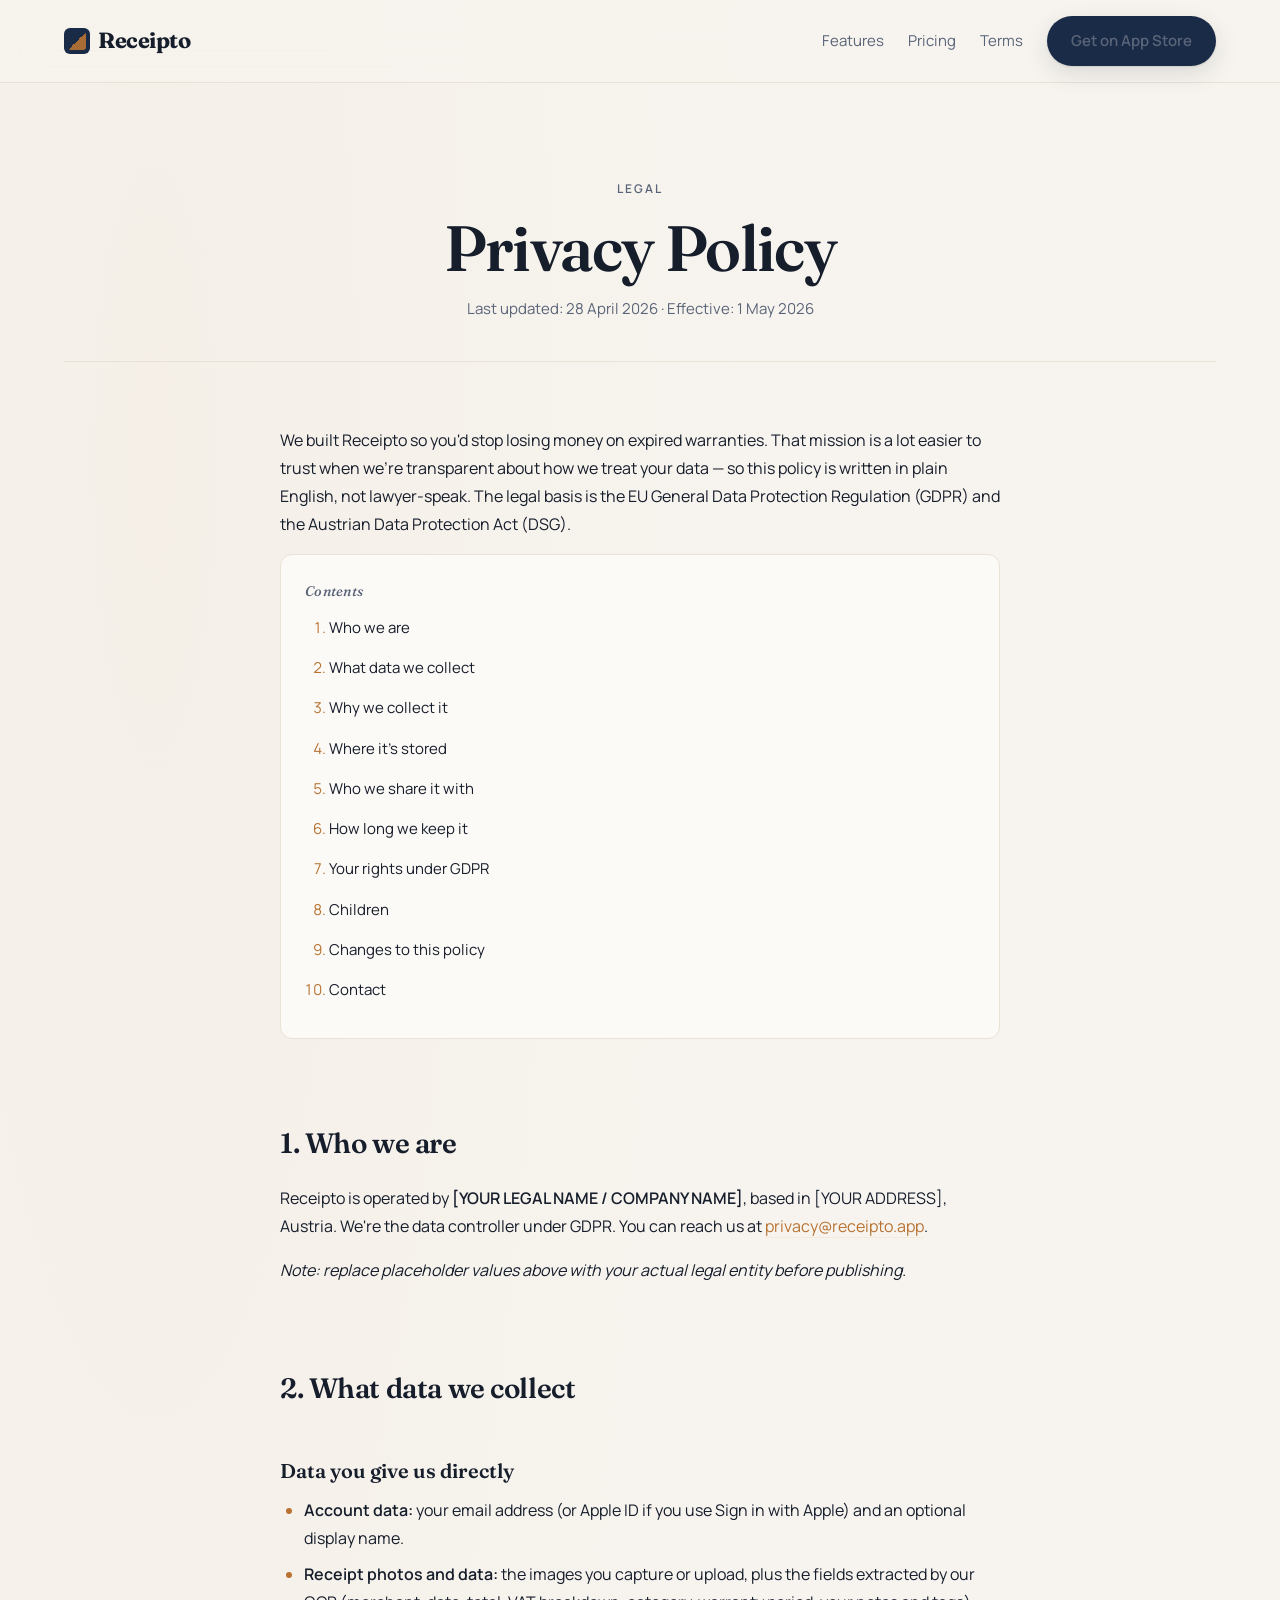
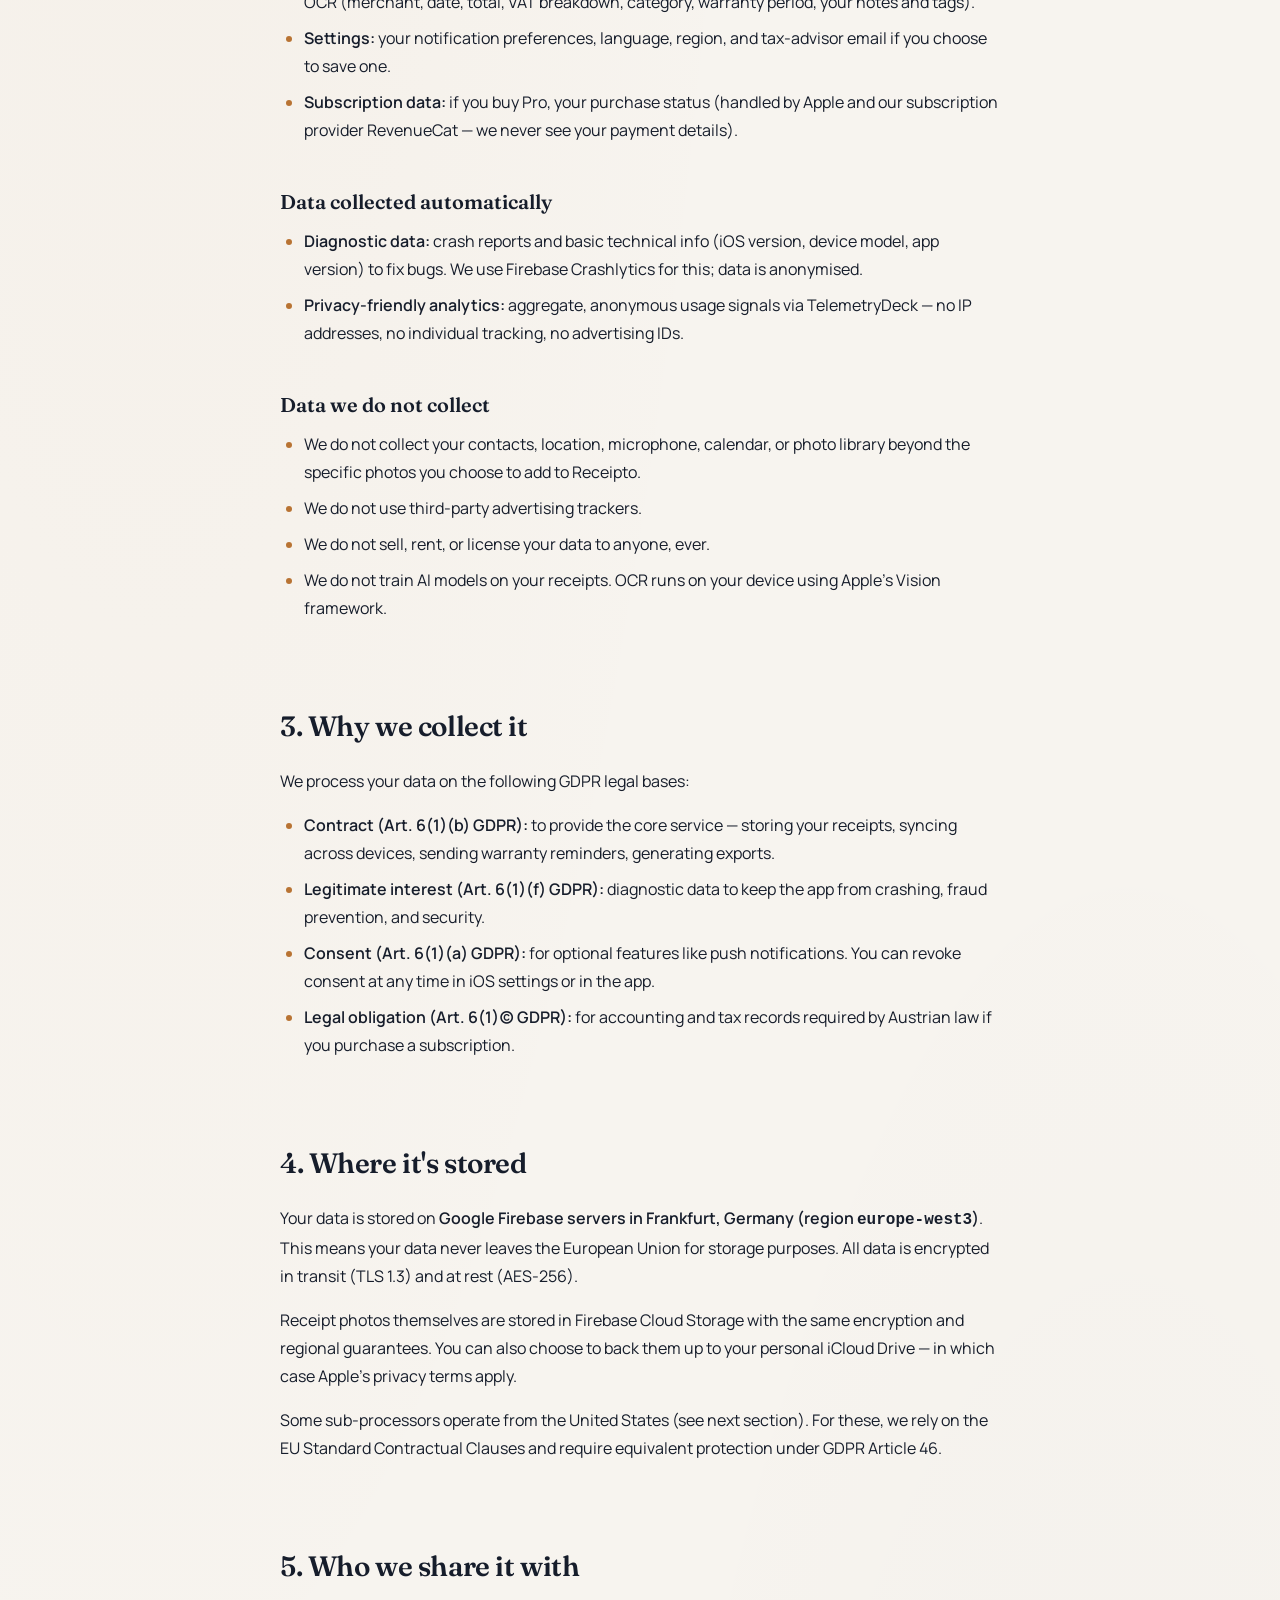
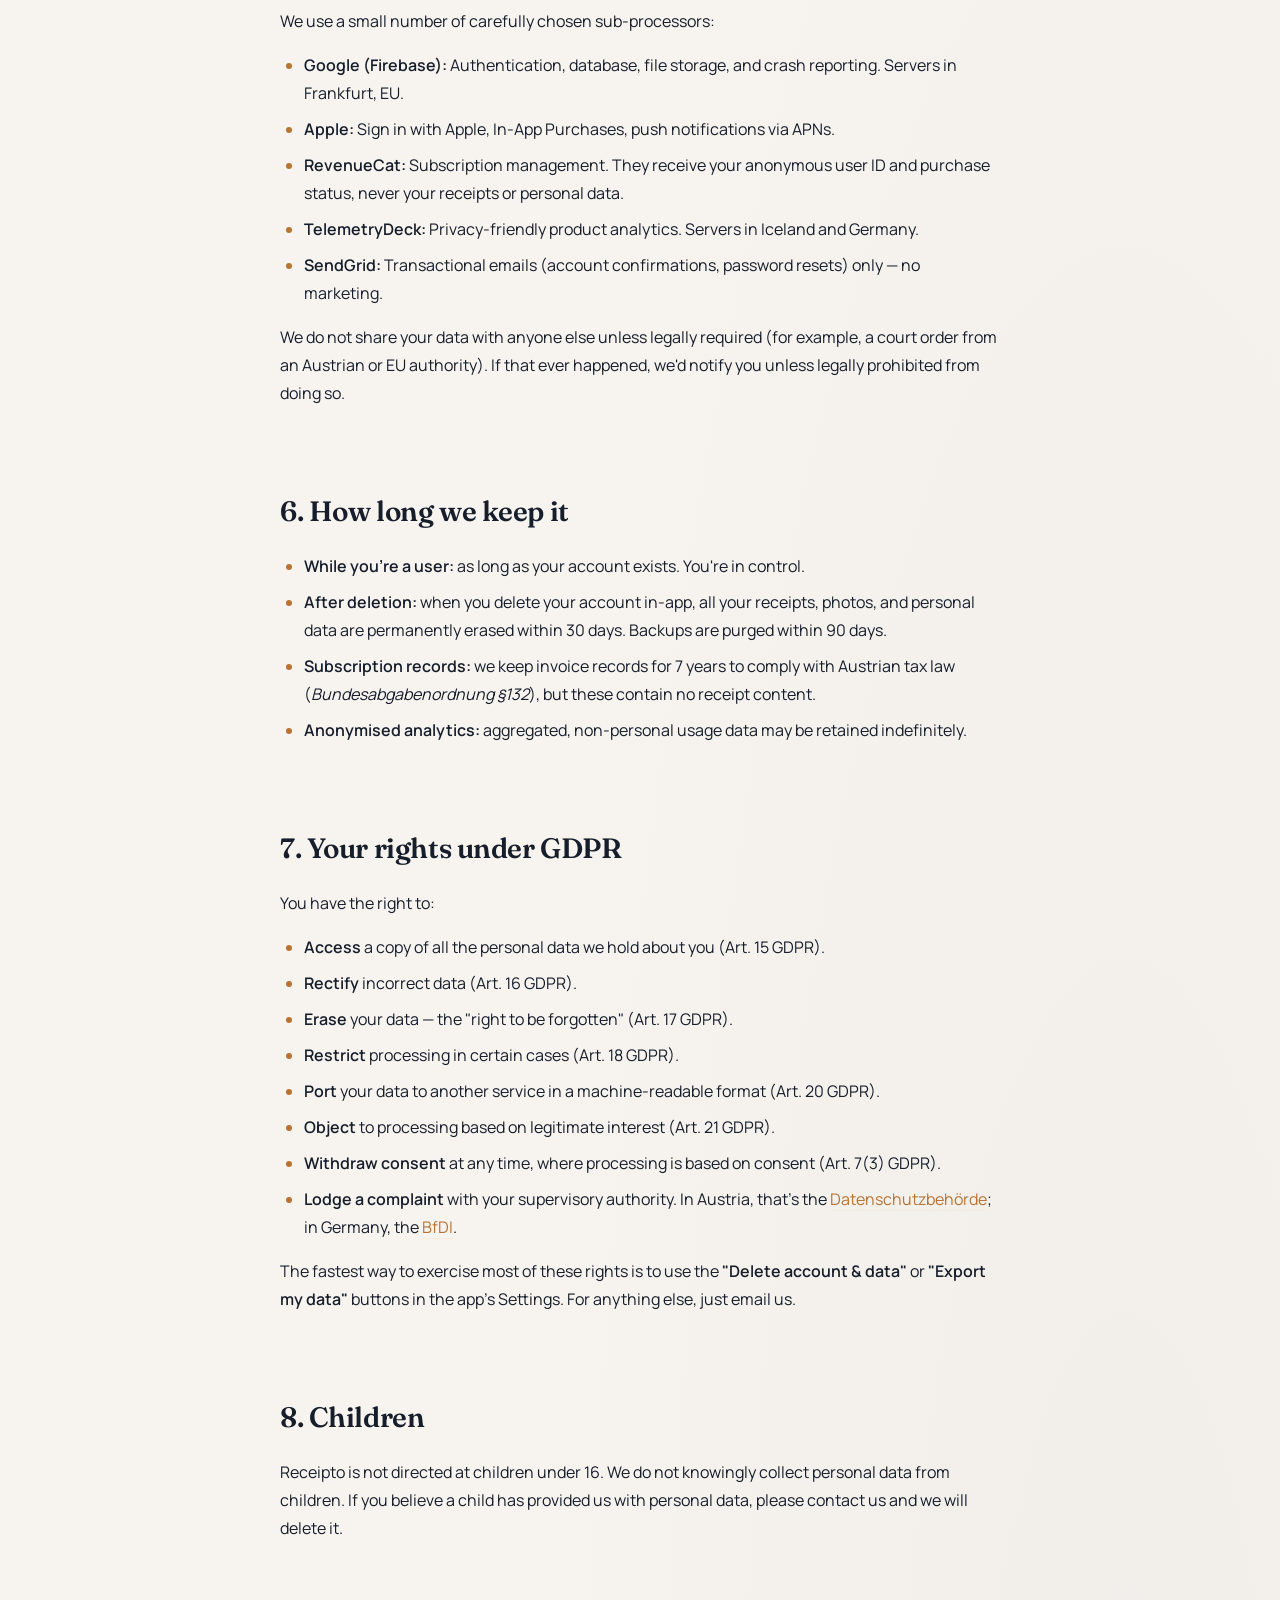
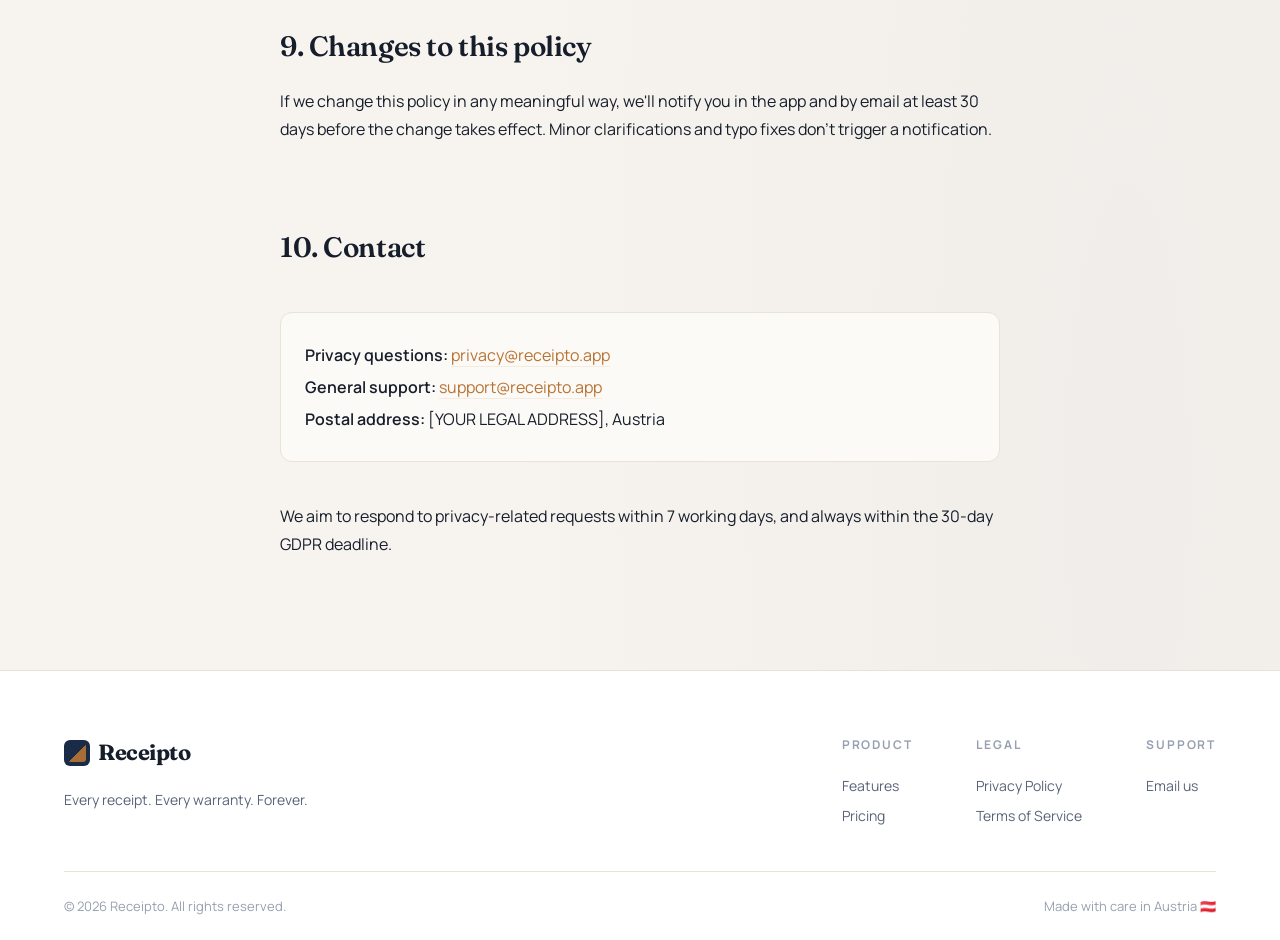
<file: privacy (2).html>
<!DOCTYPE html>
<html lang="en">
<head>
  <meta charset="UTF-8">
  <meta name="viewport" content="width=device-width, initial-scale=1.0">
  <title>Privacy Policy — Receipto</title>
  <meta name="description" content="Receipto's Privacy Policy. We respect your data. Plain English explanation of what we collect, how we use it, and your rights under GDPR.">
  <meta name="theme-color" content="#F7F4EF">
  <link rel="stylesheet" href="style.css">
  <link rel="icon" href="data:image/svg+xml,%3Csvg xmlns='http://www.w3.org/2000/svg' viewBox='0 0 32 32'%3E%3Crect width='32' height='32' rx='6' fill='%231A2B47'/%3E%3Cpath d='M10 10v12l3-2 3 2 3-2 3 2V10z' fill='%23B87333'/%3E%3C/svg%3E">
</head>
<body>

  <nav class="nav">
    <div class="nav-inner">
      <a href="index.html" class="logo">
        <span class="logo-mark"></span>
        Receipto
      </a>
      <div class="nav-links">
        <a href="index.html#features">Features</a>
        <a href="index.html#pricing">Pricing</a>
        <a href="terms.html">Terms</a>
        <a href="#" class="btn btn-primary">Get on App Store</a>
      </div>
    </div>
  </nav>

  <main class="legal-page">
    <div class="container">
      <div class="legal-header">
        <div class="eyebrow">Legal</div>
        <h1>Privacy Policy</h1>
        <p>Last updated: 28 April 2026 · Effective: 1 May 2026</p>
      </div>

      <div class="legal-content">

        <p>
          We built Receipto so you'd stop losing money on expired warranties.
          That mission is a lot easier to trust when we're transparent about
          how we treat your data — so this policy is written in plain English,
          not lawyer-speak. The legal basis is the EU General Data Protection
          Regulation (GDPR) and the Austrian Data Protection Act (DSG).
        </p>

        <div class="legal-toc">
          <h4>Contents</h4>
          <ol>
            <li><a href="#who">Who we are</a></li>
            <li><a href="#what">What data we collect</a></li>
            <li><a href="#why">Why we collect it</a></li>
            <li><a href="#where">Where it's stored</a></li>
            <li><a href="#share">Who we share it with</a></li>
            <li><a href="#retention">How long we keep it</a></li>
            <li><a href="#rights">Your rights under GDPR</a></li>
            <li><a href="#children">Children</a></li>
            <li><a href="#changes">Changes to this policy</a></li>
            <li><a href="#contact">Contact</a></li>
          </ol>
        </div>

        <h2 id="who">1. Who we are</h2>
        <p>
          Receipto is operated by <strong>[YOUR LEGAL NAME / COMPANY NAME]</strong>,
          based in [YOUR ADDRESS], Austria. We're the data controller under GDPR.
          You can reach us at <a href="mailto:privacy@receipto.app">privacy@receipto.app</a>.
        </p>
        <p>
          <em>Note: replace placeholder values above with your actual legal entity
          before publishing.</em>
        </p>

        <h2 id="what">2. What data we collect</h2>

        <h3>Data you give us directly</h3>
        <ul>
          <li><strong>Account data:</strong> your email address (or Apple ID if you use Sign in with Apple) and an optional display name.</li>
          <li><strong>Receipt photos and data:</strong> the images you capture or upload, plus the fields extracted by our OCR (merchant, date, total, VAT breakdown, category, warranty period, your notes and tags).</li>
          <li><strong>Settings:</strong> your notification preferences, language, region, and tax-advisor email if you choose to save one.</li>
          <li><strong>Subscription data:</strong> if you buy Pro, your purchase status (handled by Apple and our subscription provider RevenueCat — we never see your payment details).</li>
        </ul>

        <h3>Data collected automatically</h3>
        <ul>
          <li><strong>Diagnostic data:</strong> crash reports and basic technical info (iOS version, device model, app version) to fix bugs. We use Firebase Crashlytics for this; data is anonymised.</li>
          <li><strong>Privacy-friendly analytics:</strong> aggregate, anonymous usage signals via TelemetryDeck — no IP addresses, no individual tracking, no advertising IDs.</li>
        </ul>

        <h3>Data we do <strong>not</strong> collect</h3>
        <ul>
          <li>We do not collect your contacts, location, microphone, calendar, or photo library beyond the specific photos you choose to add to Receipto.</li>
          <li>We do not use third-party advertising trackers.</li>
          <li>We do not sell, rent, or license your data to anyone, ever.</li>
          <li>We do not train AI models on your receipts. OCR runs on your device using Apple's Vision framework.</li>
        </ul>

        <h2 id="why">3. Why we collect it</h2>
        <p>We process your data on the following GDPR legal bases:</p>
        <ul>
          <li><strong>Contract (Art. 6(1)(b) GDPR):</strong> to provide the core service — storing your receipts, syncing across devices, sending warranty reminders, generating exports.</li>
          <li><strong>Legitimate interest (Art. 6(1)(f) GDPR):</strong> diagnostic data to keep the app from crashing, fraud prevention, and security.</li>
          <li><strong>Consent (Art. 6(1)(a) GDPR):</strong> for optional features like push notifications. You can revoke consent at any time in iOS settings or in the app.</li>
          <li><strong>Legal obligation (Art. 6(1)(c) GDPR):</strong> for accounting and tax records required by Austrian law if you purchase a subscription.</li>
        </ul>

        <h2 id="where">4. Where it's stored</h2>
        <p>
          Your data is stored on <strong>Google Firebase servers in Frankfurt, Germany
          (region <code>europe-west3</code>)</strong>. This means your data never leaves the
          European Union for storage purposes. All data is encrypted in transit (TLS 1.3)
          and at rest (AES-256).
        </p>
        <p>
          Receipt photos themselves are stored in Firebase Cloud Storage with the same
          encryption and regional guarantees. You can also choose to back them up to your
          personal iCloud Drive — in which case Apple's privacy terms apply.
        </p>
        <p>
          Some sub-processors operate from the United States (see next section). For these,
          we rely on the EU Standard Contractual Clauses and require equivalent protection
          under GDPR Article 46.
        </p>

        <h2 id="share">5. Who we share it with</h2>
        <p>We use a small number of carefully chosen sub-processors:</p>
        <ul>
          <li><strong>Google (Firebase):</strong> Authentication, database, file storage, and crash reporting. Servers in Frankfurt, EU.</li>
          <li><strong>Apple:</strong> Sign in with Apple, In-App Purchases, push notifications via APNs.</li>
          <li><strong>RevenueCat:</strong> Subscription management. They receive your anonymous user ID and purchase status, never your receipts or personal data.</li>
          <li><strong>TelemetryDeck:</strong> Privacy-friendly product analytics. Servers in Iceland and Germany.</li>
          <li><strong>SendGrid:</strong> Transactional emails (account confirmations, password resets) only — no marketing.</li>
        </ul>
        <p>
          We do not share your data with anyone else unless legally required (for example,
          a court order from an Austrian or EU authority). If that ever happened, we'd
          notify you unless legally prohibited from doing so.
        </p>

        <h2 id="retention">6. How long we keep it</h2>
        <ul>
          <li><strong>While you're a user:</strong> as long as your account exists. You're in control.</li>
          <li><strong>After deletion:</strong> when you delete your account in-app, all your receipts, photos, and personal data are permanently erased within 30 days. Backups are purged within 90 days.</li>
          <li><strong>Subscription records:</strong> we keep invoice records for 7 years to comply with Austrian tax law (<em>Bundesabgabenordnung §132</em>), but these contain no receipt content.</li>
          <li><strong>Anonymised analytics:</strong> aggregated, non-personal usage data may be retained indefinitely.</li>
        </ul>

        <h2 id="rights">7. Your rights under GDPR</h2>
        <p>You have the right to:</p>
        <ul>
          <li><strong>Access</strong> a copy of all the personal data we hold about you (Art. 15 GDPR).</li>
          <li><strong>Rectify</strong> incorrect data (Art. 16 GDPR).</li>
          <li><strong>Erase</strong> your data — the "right to be forgotten" (Art. 17 GDPR).</li>
          <li><strong>Restrict</strong> processing in certain cases (Art. 18 GDPR).</li>
          <li><strong>Port</strong> your data to another service in a machine-readable format (Art. 20 GDPR).</li>
          <li><strong>Object</strong> to processing based on legitimate interest (Art. 21 GDPR).</li>
          <li><strong>Withdraw consent</strong> at any time, where processing is based on consent (Art. 7(3) GDPR).</li>
          <li><strong>Lodge a complaint</strong> with your supervisory authority. In Austria, that's the <a href="https://www.dsb.gv.at/">Datenschutzbehörde</a>; in Germany, the <a href="https://www.bfdi.bund.de/">BfDI</a>.</li>
        </ul>

        <p>
          The fastest way to exercise most of these rights is to use the
          <strong>"Delete account & data"</strong> or <strong>"Export my data"</strong>
          buttons in the app's Settings. For anything else, just email us.
        </p>

        <h2 id="children">8. Children</h2>
        <p>
          Receipto is not directed at children under 16. We do not knowingly collect
          personal data from children. If you believe a child has provided us with personal
          data, please contact us and we will delete it.
        </p>

        <h2 id="changes">9. Changes to this policy</h2>
        <p>
          If we change this policy in any meaningful way, we'll notify you in the app and by
          email at least 30 days before the change takes effect. Minor clarifications and
          typo fixes don't trigger a notification.
        </p>

        <h2 id="contact">10. Contact</h2>
        <div class="contact-card">
          <p><strong>Privacy questions:</strong> <a href="mailto:privacy@receipto.app">privacy@receipto.app</a></p>
          <p><strong>General support:</strong> <a href="mailto:support@receipto.app">support@receipto.app</a></p>
          <p><strong>Postal address:</strong> [YOUR LEGAL ADDRESS], Austria</p>
        </div>

        <p>
          We aim to respond to privacy-related requests within 7 working days, and always
          within the 30-day GDPR deadline.
        </p>

      </div>
    </div>
  </main>

  <footer class="footer">
    <div class="container">
      <div class="footer-grid">
        <div class="footer-brand">
          <a href="index.html" class="logo">
            <span class="logo-mark"></span>
            Receipto
          </a>
          <p>Every receipt. Every warranty. Forever.</p>
        </div>
        <div class="footer-col">
          <h4>Product</h4>
          <a href="index.html#features">Features</a>
          <a href="index.html#pricing">Pricing</a>
        </div>
        <div class="footer-col">
          <h4>Legal</h4>
          <a href="privacy.html">Privacy Policy</a>
          <a href="terms.html">Terms of Service</a>
        </div>
        <div class="footer-col">
          <h4>Support</h4>
          <a href="mailto:hello@receipto.app">Email us</a>
        </div>
      </div>
      <div class="footer-bottom">
        <span>© 2026 Receipto. All rights reserved.</span>
        <span>Made with care in Austria 🇦🇹</span>
      </div>
    </div>
  </footer>

</body>
</html>
</file>
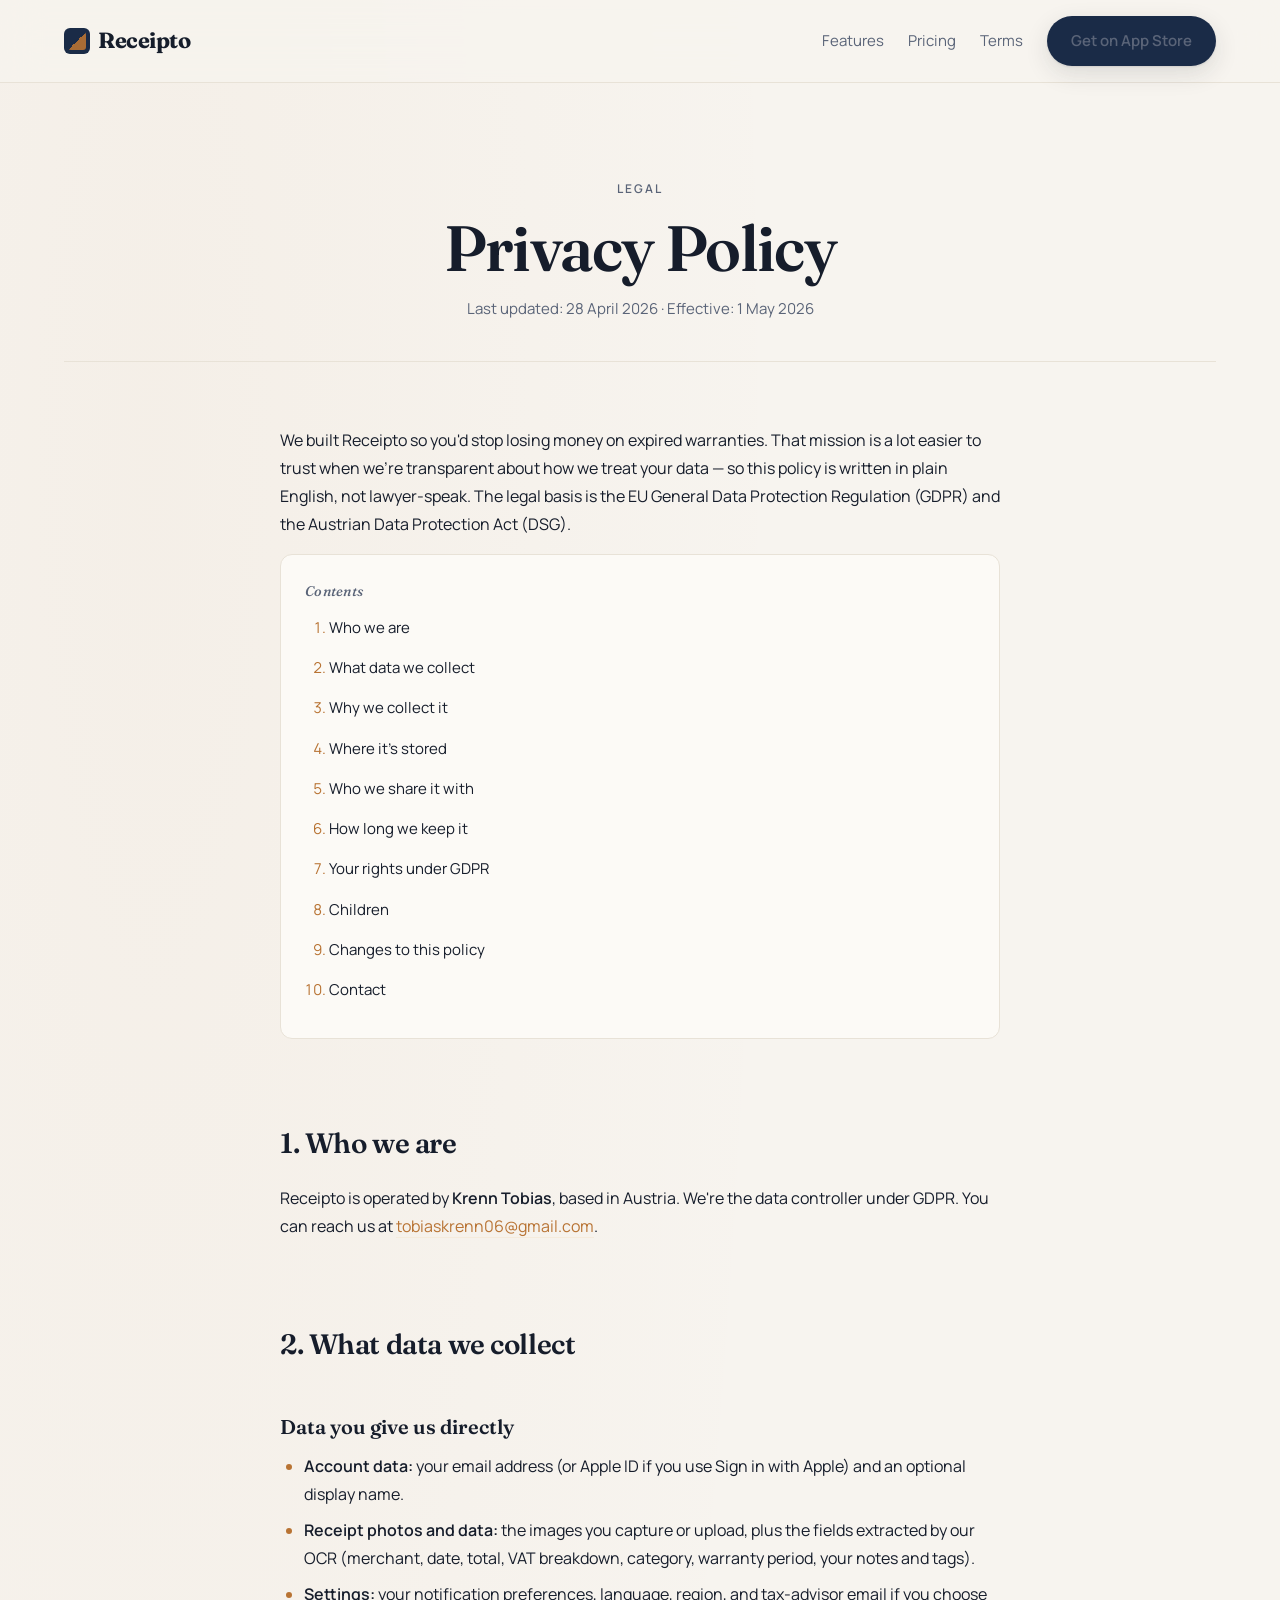
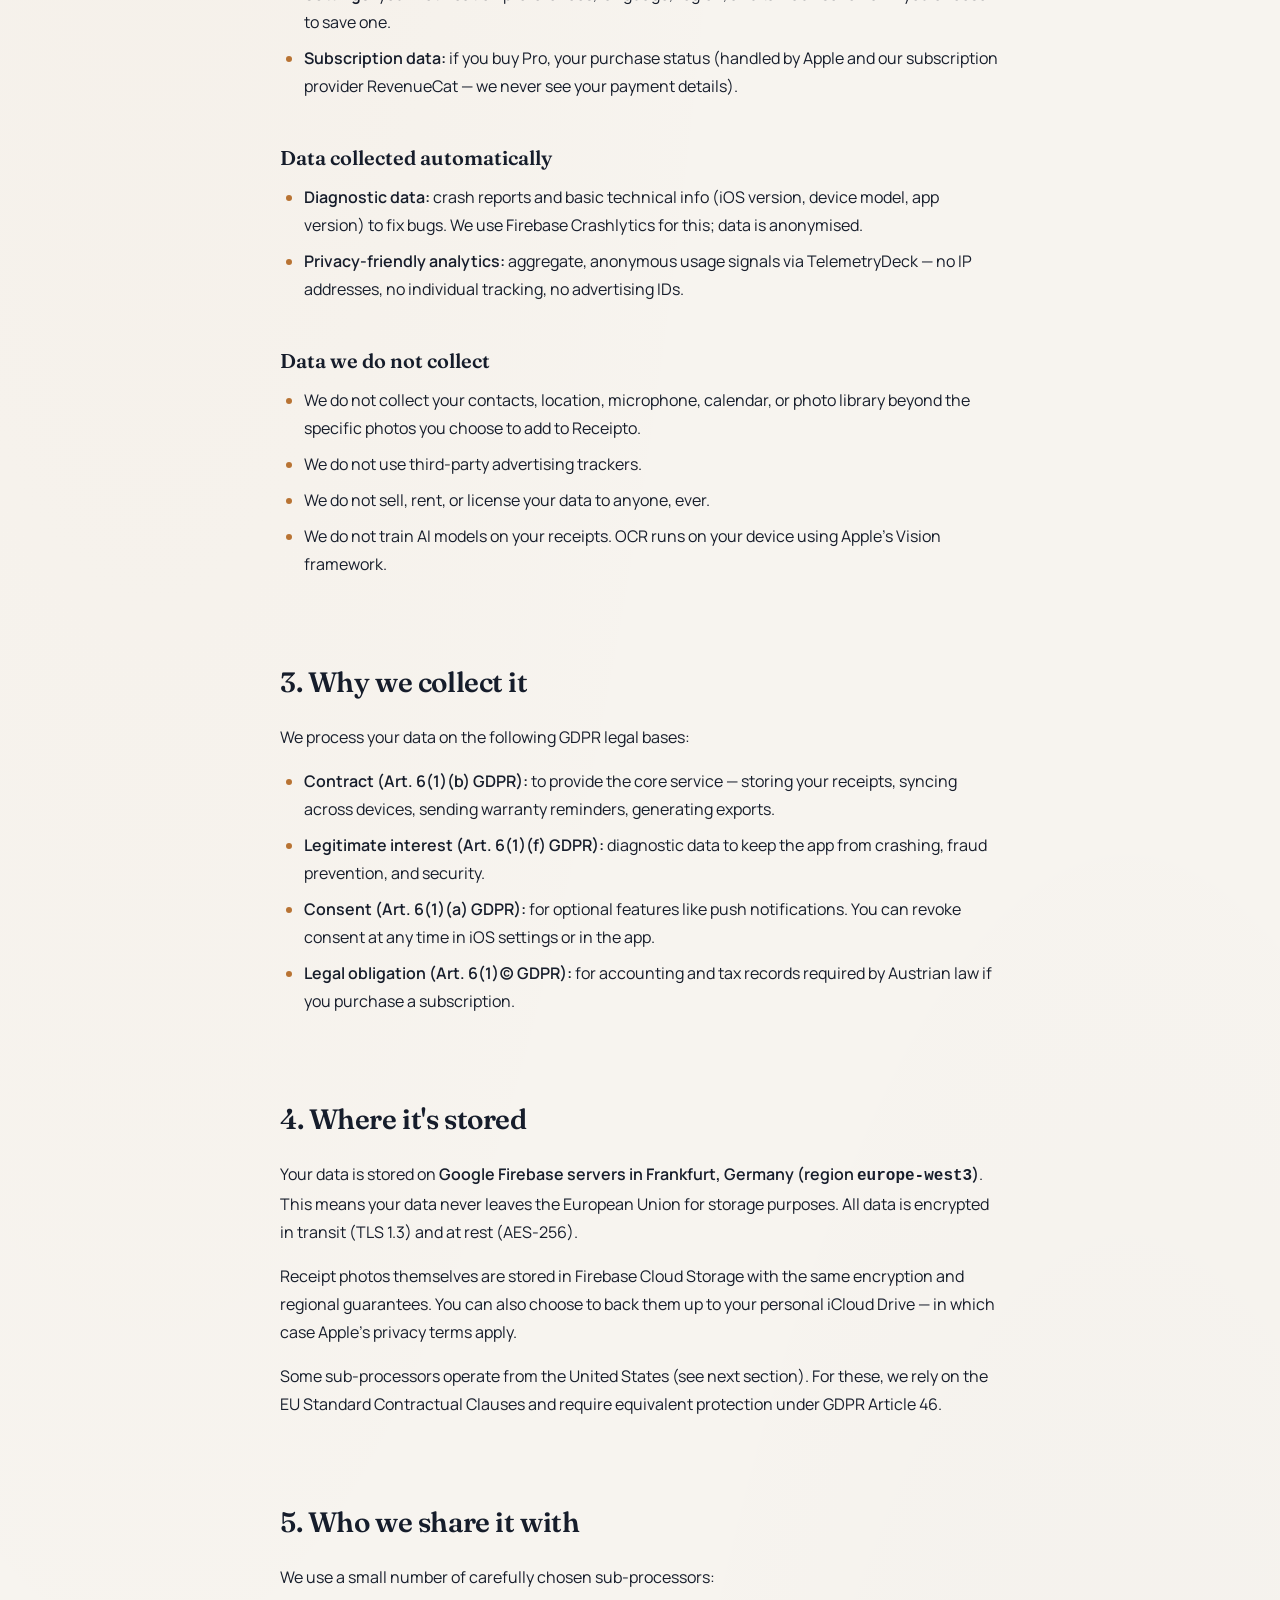
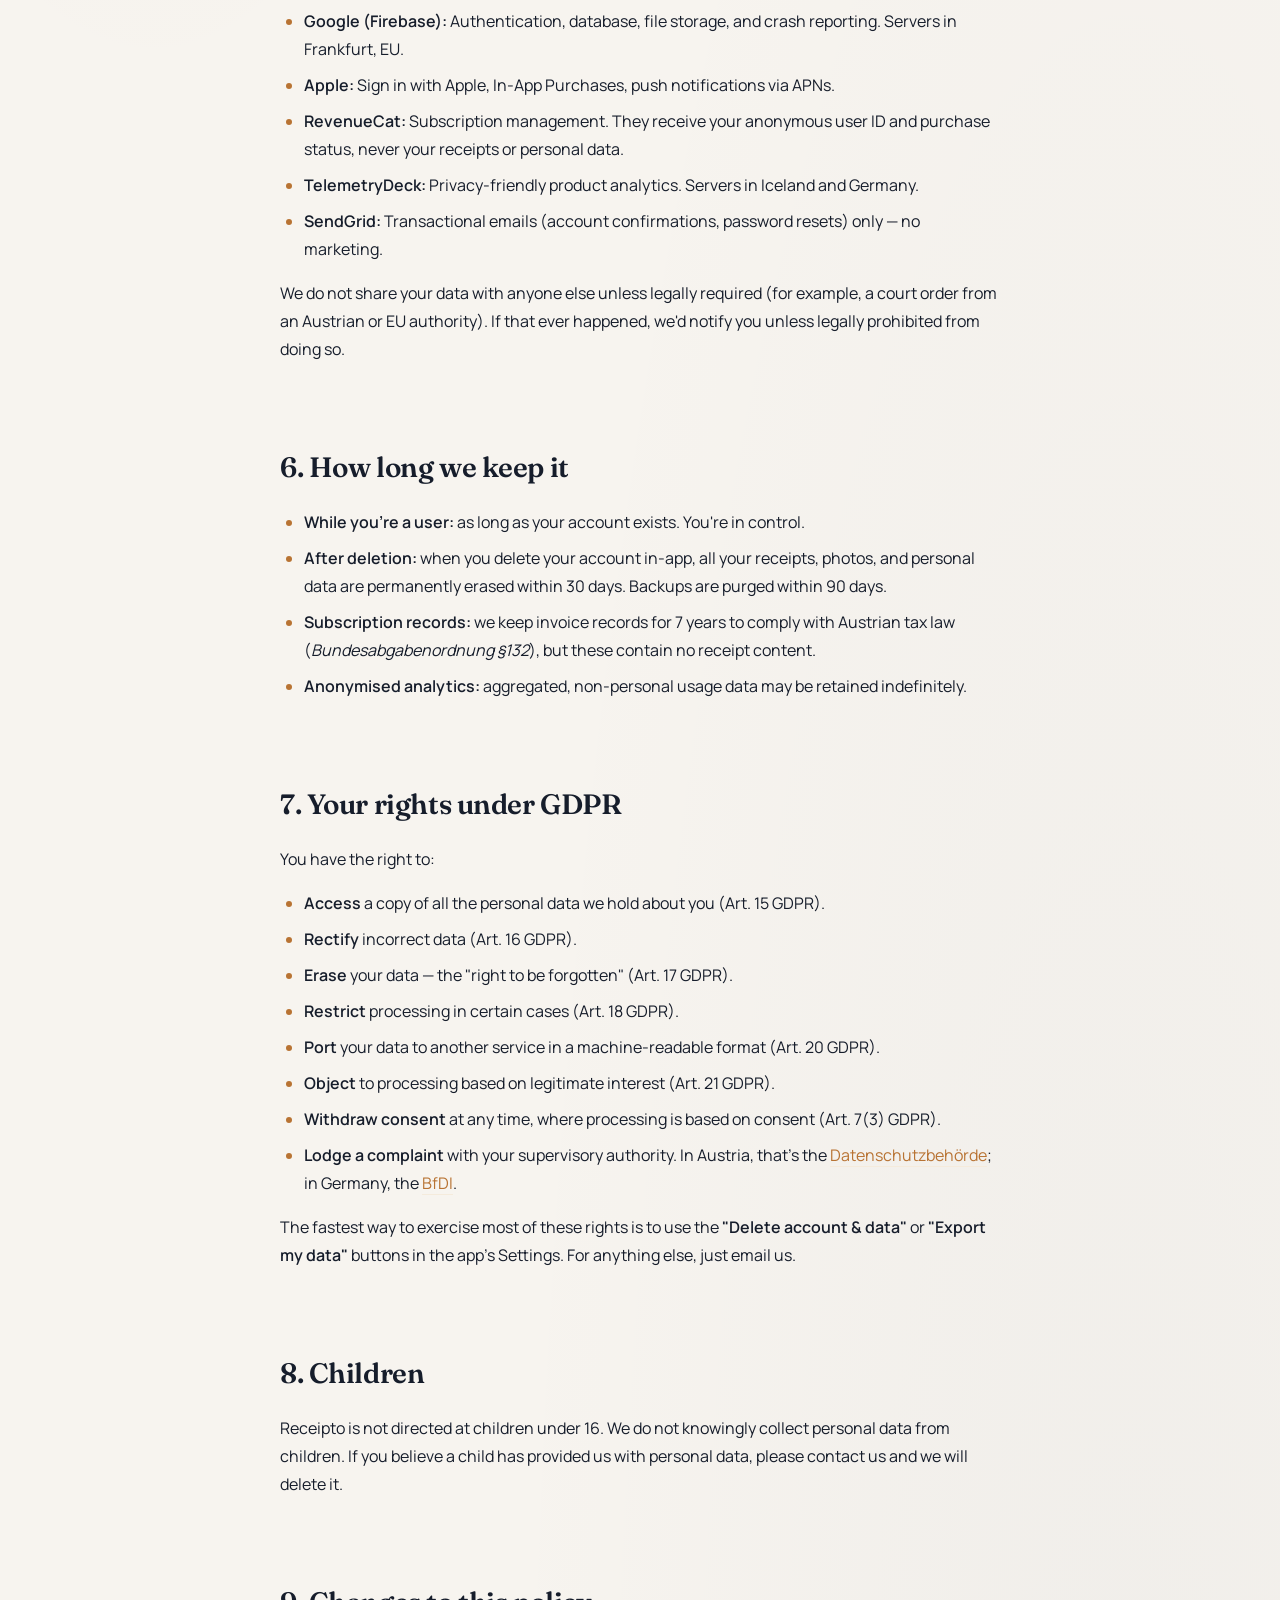
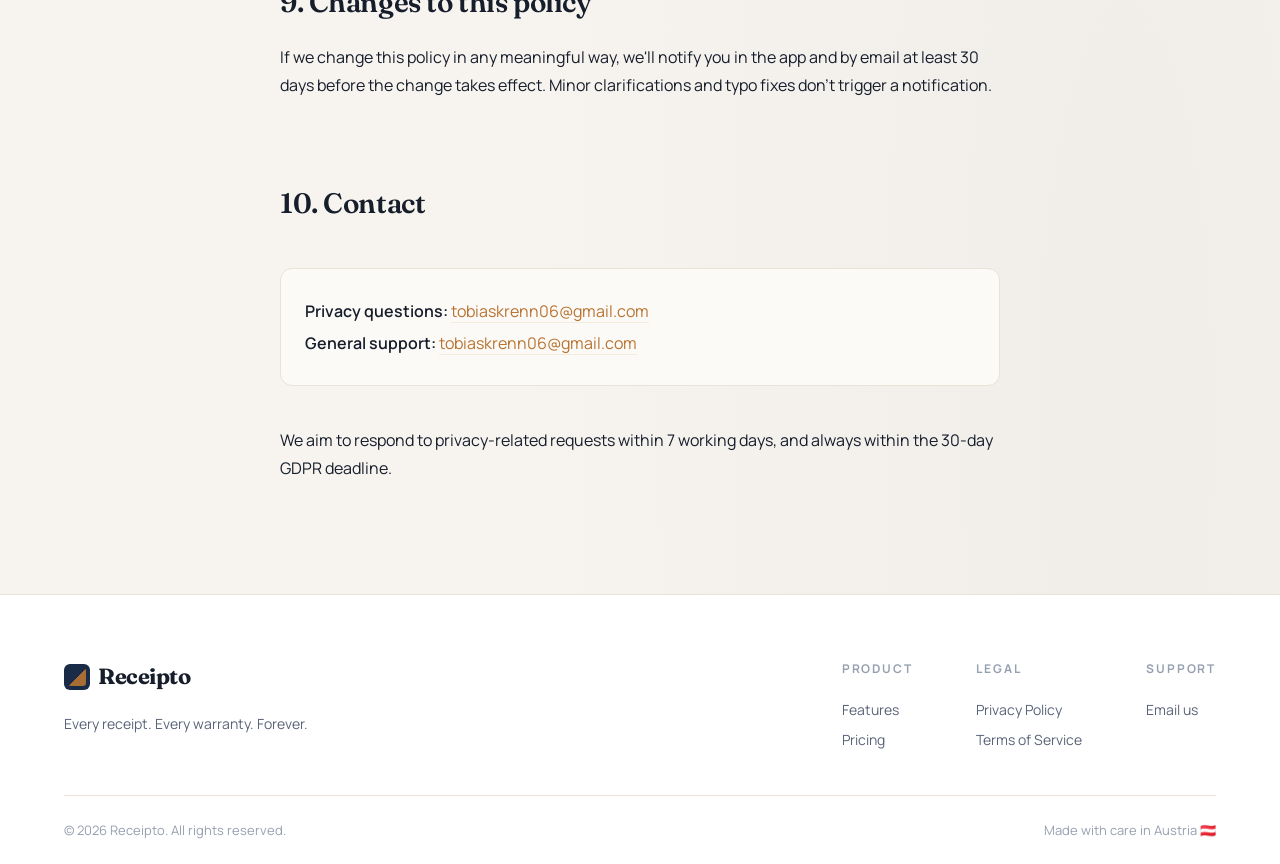
<file: privacy.html>
<!DOCTYPE html>
<html lang="en">
<head>
  <meta charset="UTF-8">
  <meta name="viewport" content="width=device-width, initial-scale=1.0">
  <title>Privacy Policy — Receipto</title>
  <meta name="description" content="Receipto's Privacy Policy. We respect your data. Plain English explanation of what we collect, how we use it, and your rights under GDPR.">
  <meta name="theme-color" content="#F7F4EF">
  <link rel="stylesheet" href="style.css">
  <link rel="icon" href="data:image/svg+xml,%3Csvg xmlns='http://www.w3.org/2000/svg' viewBox='0 0 32 32'%3E%3Crect width='32' height='32' rx='6' fill='%231A2B47'/%3E%3Cpath d='M10 10v12l3-2 3 2 3-2 3 2V10z' fill='%23B87333'/%3E%3C/svg%3E">
</head>
<body>

  <nav class="nav">
    <div class="nav-inner">
      <a href="index.html" class="logo">
        <span class="logo-mark"></span>
        Receipto
      </a>
      <div class="nav-links">
        <a href="index.html#features">Features</a>
        <a href="index.html#pricing">Pricing</a>
        <a href="terms.html">Terms</a>
        <a href="#" class="btn btn-primary">Get on App Store</a>
      </div>
    </div>
  </nav>

  <main class="legal-page">
    <div class="container">
      <div class="legal-header">
        <div class="eyebrow">Legal</div>
        <h1>Privacy Policy</h1>
        <p>Last updated: 28 April 2026 · Effective: 1 May 2026</p>
      </div>

      <div class="legal-content">

        <p>
          We built Receipto so you'd stop losing money on expired warranties.
          That mission is a lot easier to trust when we're transparent about
          how we treat your data — so this policy is written in plain English,
          not lawyer-speak. The legal basis is the EU General Data Protection
          Regulation (GDPR) and the Austrian Data Protection Act (DSG).
        </p>

        <div class="legal-toc">
          <h4>Contents</h4>
          <ol>
            <li><a href="#who">Who we are</a></li>
            <li><a href="#what">What data we collect</a></li>
            <li><a href="#why">Why we collect it</a></li>
            <li><a href="#where">Where it's stored</a></li>
            <li><a href="#share">Who we share it with</a></li>
            <li><a href="#retention">How long we keep it</a></li>
            <li><a href="#rights">Your rights under GDPR</a></li>
            <li><a href="#children">Children</a></li>
            <li><a href="#changes">Changes to this policy</a></li>
            <li><a href="#contact">Contact</a></li>
          </ol>
        </div>

        <h2 id="who">1. Who we are</h2>
        <p>
          Receipto is operated by <strong>Krenn Tobias</strong>,
          based in Austria. We're the data controller under GDPR.
          You can reach us at <a href="mailto:privacy@receipto.app">tobiaskrenn06@gmail.com</a>.
        </p>
        <p>
          <em></em>
        </p>

        <h2 id="what">2. What data we collect</h2>

        <h3>Data you give us directly</h3>
        <ul>
          <li><strong>Account data:</strong> your email address (or Apple ID if you use Sign in with Apple) and an optional display name.</li>
          <li><strong>Receipt photos and data:</strong> the images you capture or upload, plus the fields extracted by our OCR (merchant, date, total, VAT breakdown, category, warranty period, your notes and tags).</li>
          <li><strong>Settings:</strong> your notification preferences, language, region, and tax-advisor email if you choose to save one.</li>
          <li><strong>Subscription data:</strong> if you buy Pro, your purchase status (handled by Apple and our subscription provider RevenueCat — we never see your payment details).</li>
        </ul>

        <h3>Data collected automatically</h3>
        <ul>
          <li><strong>Diagnostic data:</strong> crash reports and basic technical info (iOS version, device model, app version) to fix bugs. We use Firebase Crashlytics for this; data is anonymised.</li>
          <li><strong>Privacy-friendly analytics:</strong> aggregate, anonymous usage signals via TelemetryDeck — no IP addresses, no individual tracking, no advertising IDs.</li>
        </ul>

        <h3>Data we do <strong>not</strong> collect</h3>
        <ul>
          <li>We do not collect your contacts, location, microphone, calendar, or photo library beyond the specific photos you choose to add to Receipto.</li>
          <li>We do not use third-party advertising trackers.</li>
          <li>We do not sell, rent, or license your data to anyone, ever.</li>
          <li>We do not train AI models on your receipts. OCR runs on your device using Apple's Vision framework.</li>
        </ul>

        <h2 id="why">3. Why we collect it</h2>
        <p>We process your data on the following GDPR legal bases:</p>
        <ul>
          <li><strong>Contract (Art. 6(1)(b) GDPR):</strong> to provide the core service — storing your receipts, syncing across devices, sending warranty reminders, generating exports.</li>
          <li><strong>Legitimate interest (Art. 6(1)(f) GDPR):</strong> diagnostic data to keep the app from crashing, fraud prevention, and security.</li>
          <li><strong>Consent (Art. 6(1)(a) GDPR):</strong> for optional features like push notifications. You can revoke consent at any time in iOS settings or in the app.</li>
          <li><strong>Legal obligation (Art. 6(1)(c) GDPR):</strong> for accounting and tax records required by Austrian law if you purchase a subscription.</li>
        </ul>

        <h2 id="where">4. Where it's stored</h2>
        <p>
          Your data is stored on <strong>Google Firebase servers in Frankfurt, Germany
          (region <code>europe-west3</code>)</strong>. This means your data never leaves the
          European Union for storage purposes. All data is encrypted in transit (TLS 1.3)
          and at rest (AES-256).
        </p>
        <p>
          Receipt photos themselves are stored in Firebase Cloud Storage with the same
          encryption and regional guarantees. You can also choose to back them up to your
          personal iCloud Drive — in which case Apple's privacy terms apply.
        </p>
        <p>
          Some sub-processors operate from the United States (see next section). For these,
          we rely on the EU Standard Contractual Clauses and require equivalent protection
          under GDPR Article 46.
        </p>

        <h2 id="share">5. Who we share it with</h2>
        <p>We use a small number of carefully chosen sub-processors:</p>
        <ul>
          <li><strong>Google (Firebase):</strong> Authentication, database, file storage, and crash reporting. Servers in Frankfurt, EU.</li>
          <li><strong>Apple:</strong> Sign in with Apple, In-App Purchases, push notifications via APNs.</li>
          <li><strong>RevenueCat:</strong> Subscription management. They receive your anonymous user ID and purchase status, never your receipts or personal data.</li>
          <li><strong>TelemetryDeck:</strong> Privacy-friendly product analytics. Servers in Iceland and Germany.</li>
          <li><strong>SendGrid:</strong> Transactional emails (account confirmations, password resets) only — no marketing.</li>
        </ul>
        <p>
          We do not share your data with anyone else unless legally required (for example,
          a court order from an Austrian or EU authority). If that ever happened, we'd
          notify you unless legally prohibited from doing so.
        </p>

        <h2 id="retention">6. How long we keep it</h2>
        <ul>
          <li><strong>While you're a user:</strong> as long as your account exists. You're in control.</li>
          <li><strong>After deletion:</strong> when you delete your account in-app, all your receipts, photos, and personal data are permanently erased within 30 days. Backups are purged within 90 days.</li>
          <li><strong>Subscription records:</strong> we keep invoice records for 7 years to comply with Austrian tax law (<em>Bundesabgabenordnung §132</em>), but these contain no receipt content.</li>
          <li><strong>Anonymised analytics:</strong> aggregated, non-personal usage data may be retained indefinitely.</li>
        </ul>

        <h2 id="rights">7. Your rights under GDPR</h2>
        <p>You have the right to:</p>
        <ul>
          <li><strong>Access</strong> a copy of all the personal data we hold about you (Art. 15 GDPR).</li>
          <li><strong>Rectify</strong> incorrect data (Art. 16 GDPR).</li>
          <li><strong>Erase</strong> your data — the "right to be forgotten" (Art. 17 GDPR).</li>
          <li><strong>Restrict</strong> processing in certain cases (Art. 18 GDPR).</li>
          <li><strong>Port</strong> your data to another service in a machine-readable format (Art. 20 GDPR).</li>
          <li><strong>Object</strong> to processing based on legitimate interest (Art. 21 GDPR).</li>
          <li><strong>Withdraw consent</strong> at any time, where processing is based on consent (Art. 7(3) GDPR).</li>
          <li><strong>Lodge a complaint</strong> with your supervisory authority. In Austria, that's the <a href="https://www.dsb.gv.at/">Datenschutzbehörde</a>; in Germany, the <a href="https://www.bfdi.bund.de/">BfDI</a>.</li>
        </ul>

        <p>
          The fastest way to exercise most of these rights is to use the
          <strong>"Delete account & data"</strong> or <strong>"Export my data"</strong>
          buttons in the app's Settings. For anything else, just email us.
        </p>

        <h2 id="children">8. Children</h2>
        <p>
          Receipto is not directed at children under 16. We do not knowingly collect
          personal data from children. If you believe a child has provided us with personal
          data, please contact us and we will delete it.
        </p>

        <h2 id="changes">9. Changes to this policy</h2>
        <p>
          If we change this policy in any meaningful way, we'll notify you in the app and by
          email at least 30 days before the change takes effect. Minor clarifications and
          typo fixes don't trigger a notification.
        </p>

        <h2 id="contact">10. Contact</h2>
        <div class="contact-card">
          <p><strong>Privacy questions:</strong> <a href="mailto:tobiaskrenn06@gmail.com">tobiaskrenn06@gmail.com</a></p>
          <p><strong>General support:</strong> <a href="mailto:tobiaskrenn06@gmail.com">tobiaskrenn06@gmail.com</a></p>
        </div>

        <p>
          We aim to respond to privacy-related requests within 7 working days, and always
          within the 30-day GDPR deadline.
        </p>

      </div>
    </div>
  </main>

  <footer class="footer">
    <div class="container">
      <div class="footer-grid">
        <div class="footer-brand">
          <a href="index.html" class="logo">
            <span class="logo-mark"></span>
            Receipto
          </a>
          <p>Every receipt. Every warranty. Forever.</p>
        </div>
        <div class="footer-col">
          <h4>Product</h4>
          <a href="index.html#features">Features</a>
          <a href="index.html#pricing">Pricing</a>
        </div>
        <div class="footer-col">
          <h4>Legal</h4>
          <a href="privacy.html">Privacy Policy</a>
          <a href="terms.html">Terms of Service</a>
        </div>
        <div class="footer-col">
          <h4>Support</h4>
          <a href="mailto:hello@receipto.app">Email us</a>
        </div>
      </div>
      <div class="footer-bottom">
        <span>© 2026 Receipto. All rights reserved.</span>
        <span>Made with care in Austria 🇦🇹</span>
      </div>
    </div>
  </footer>

</body>
</html>
</file>
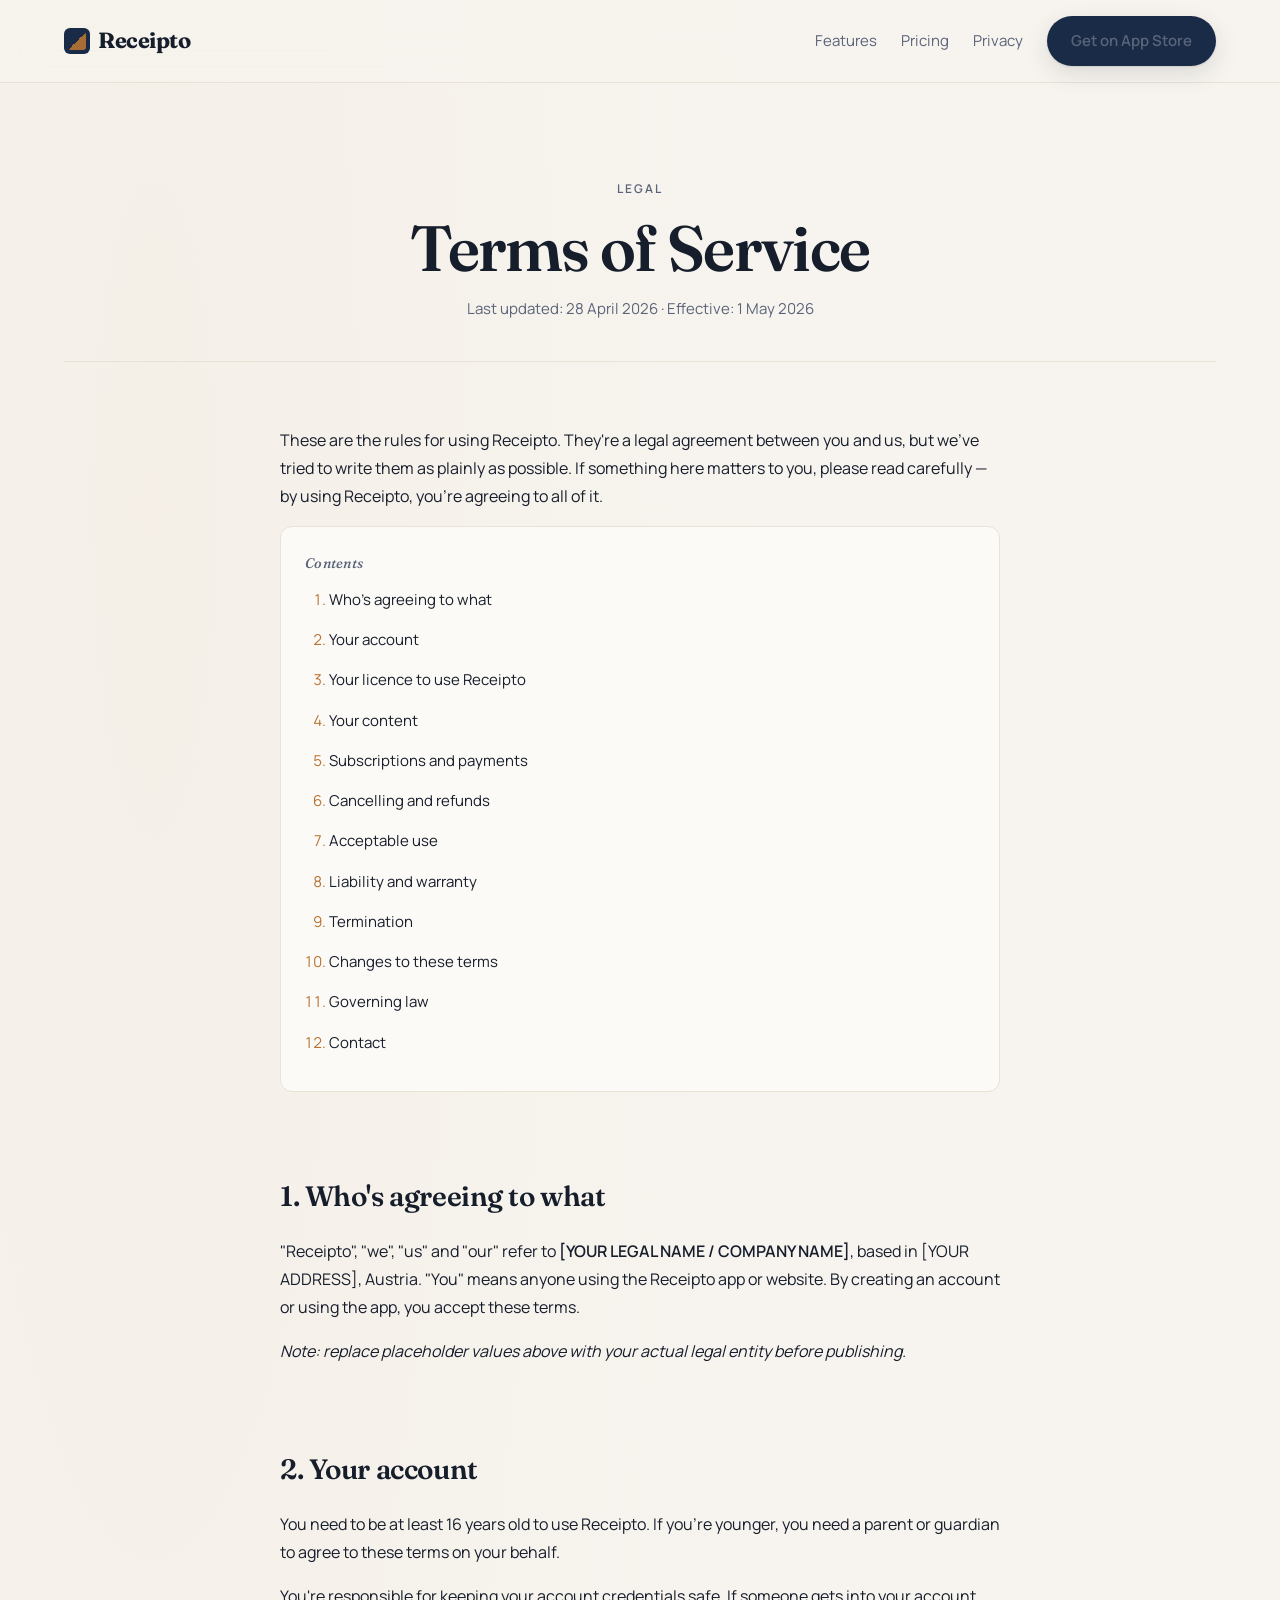
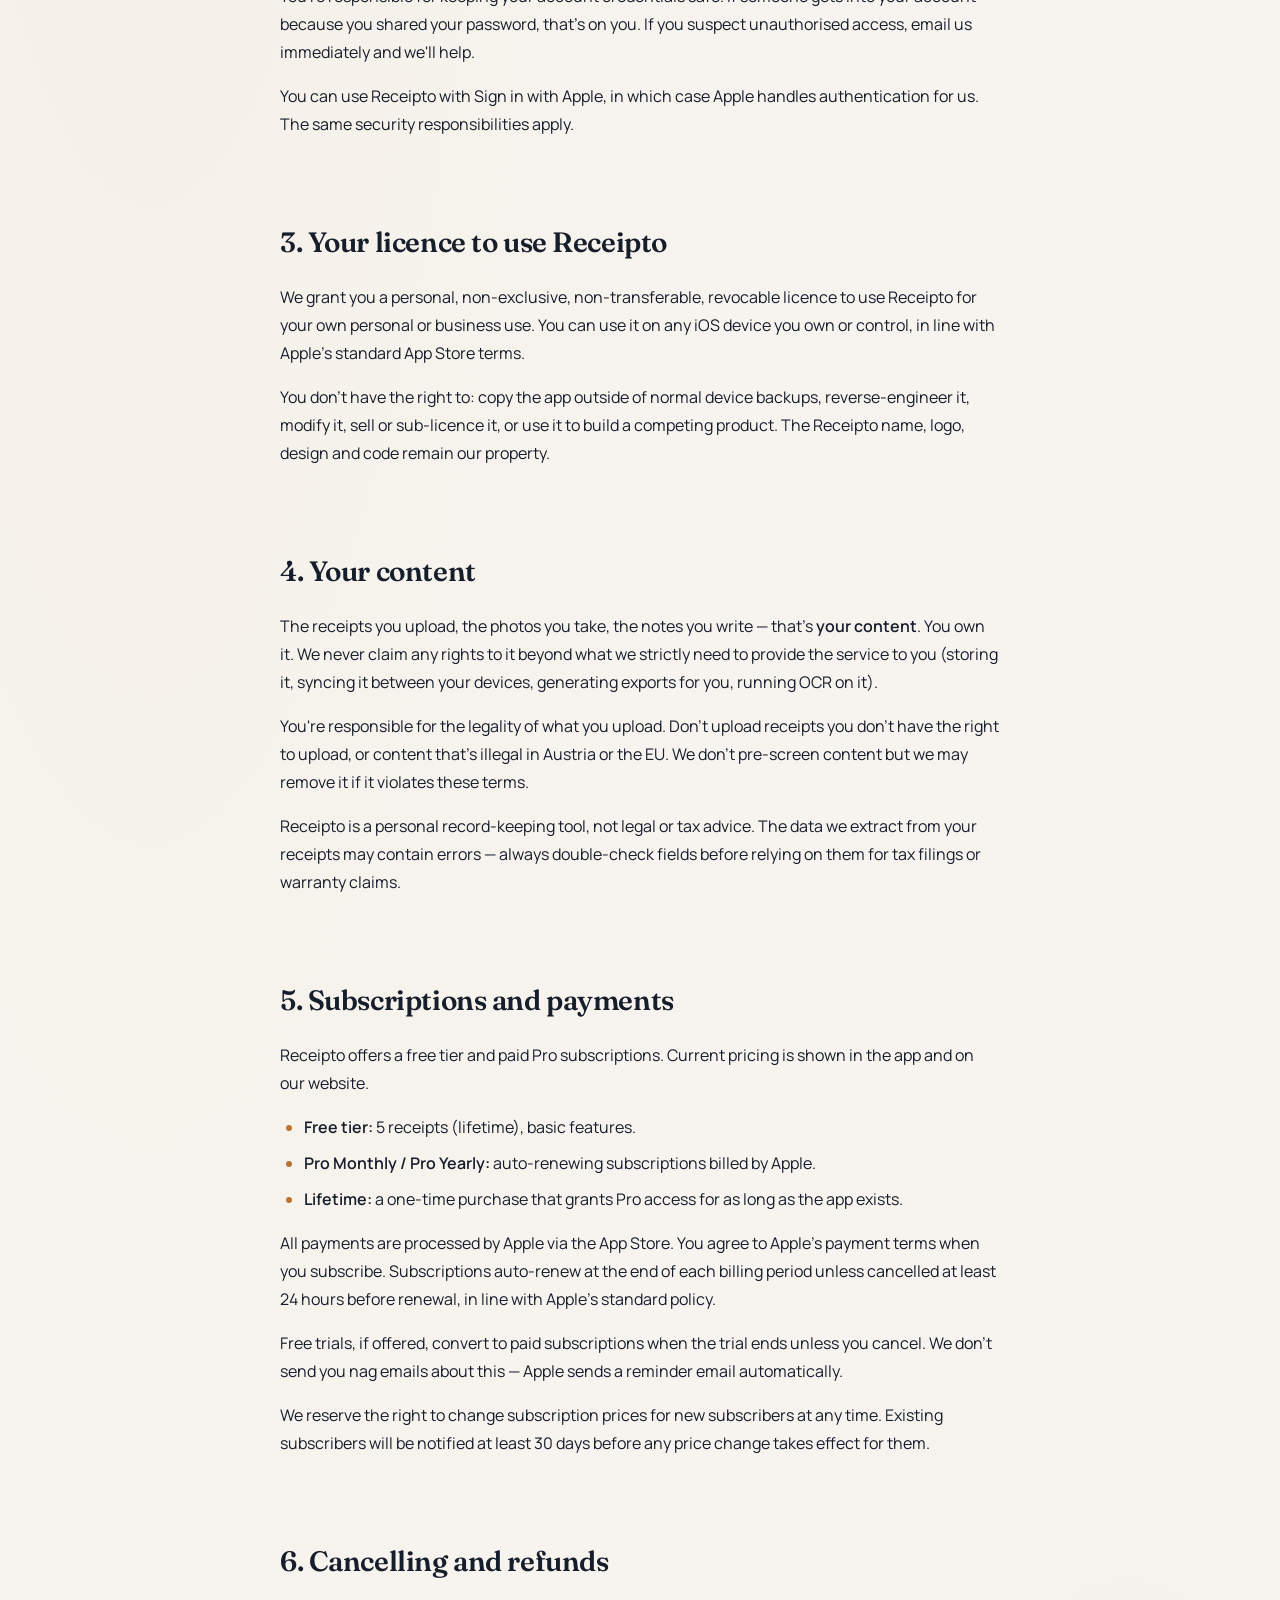
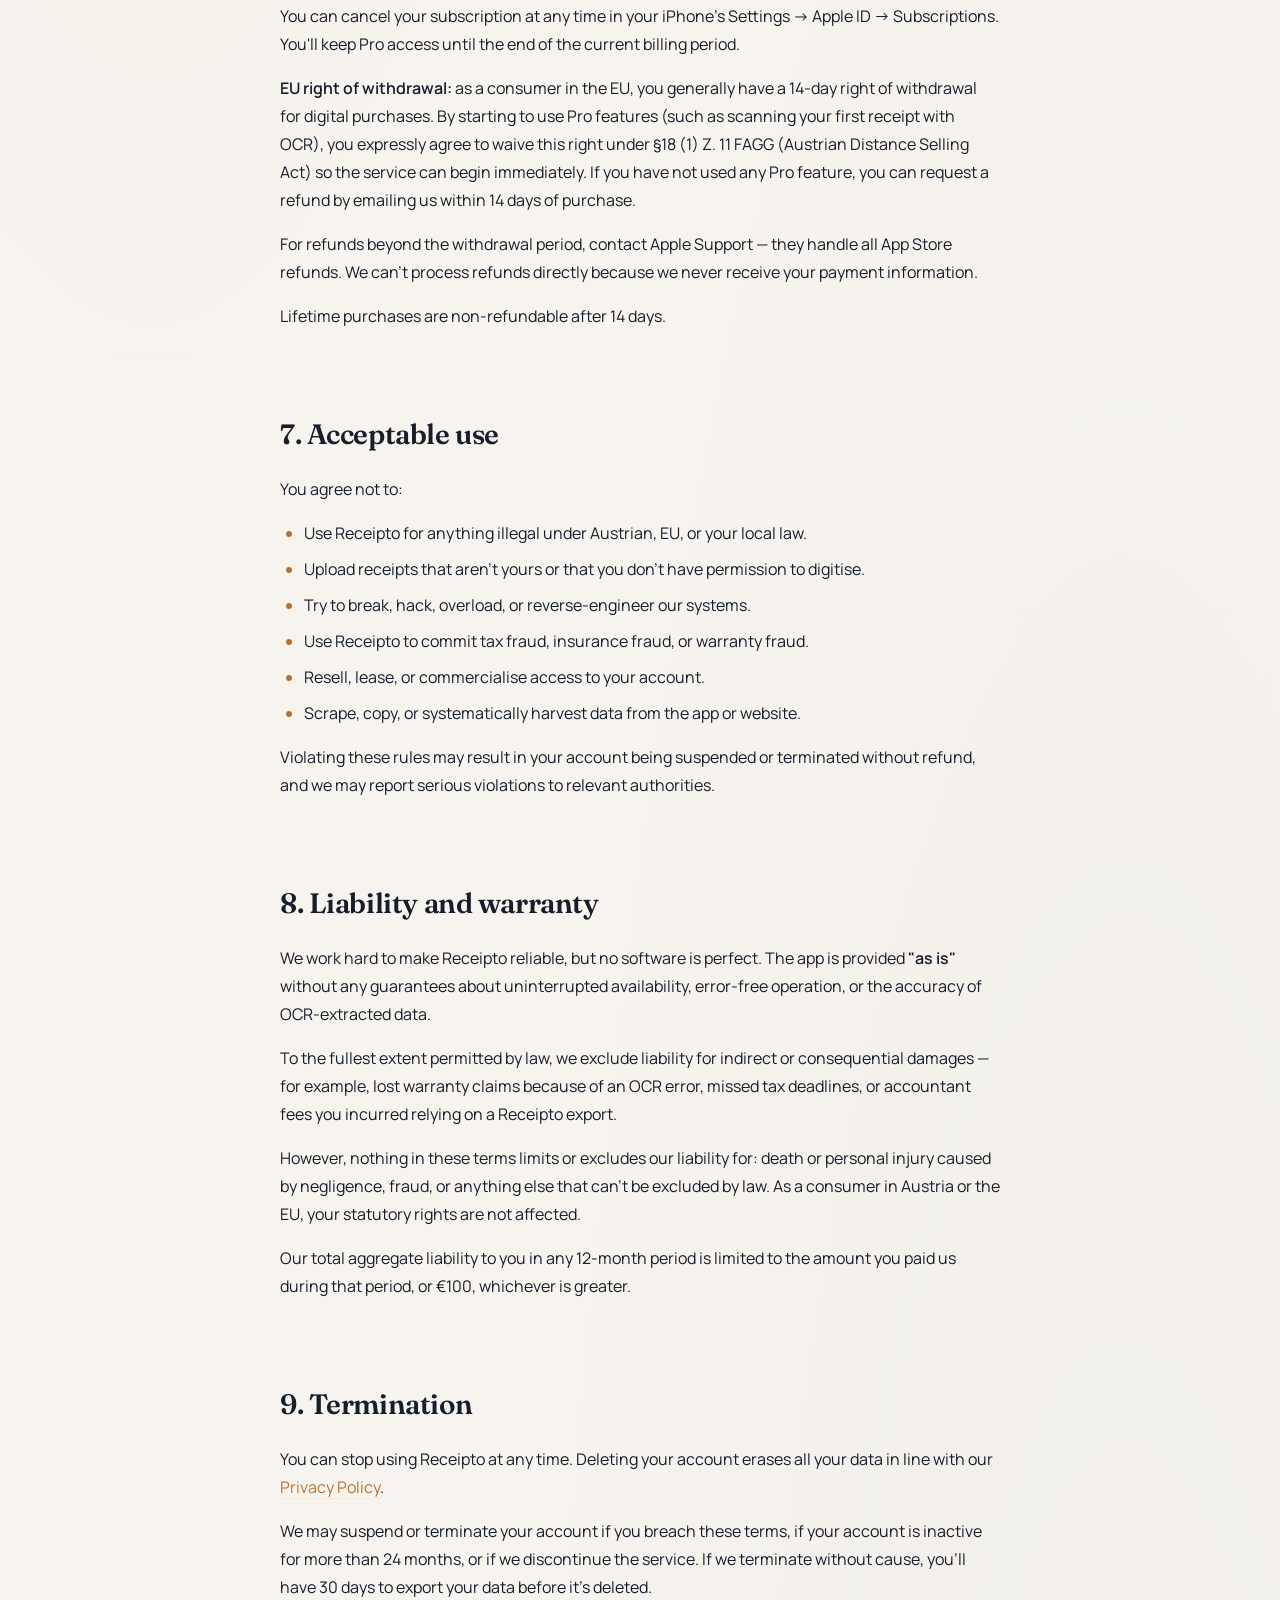
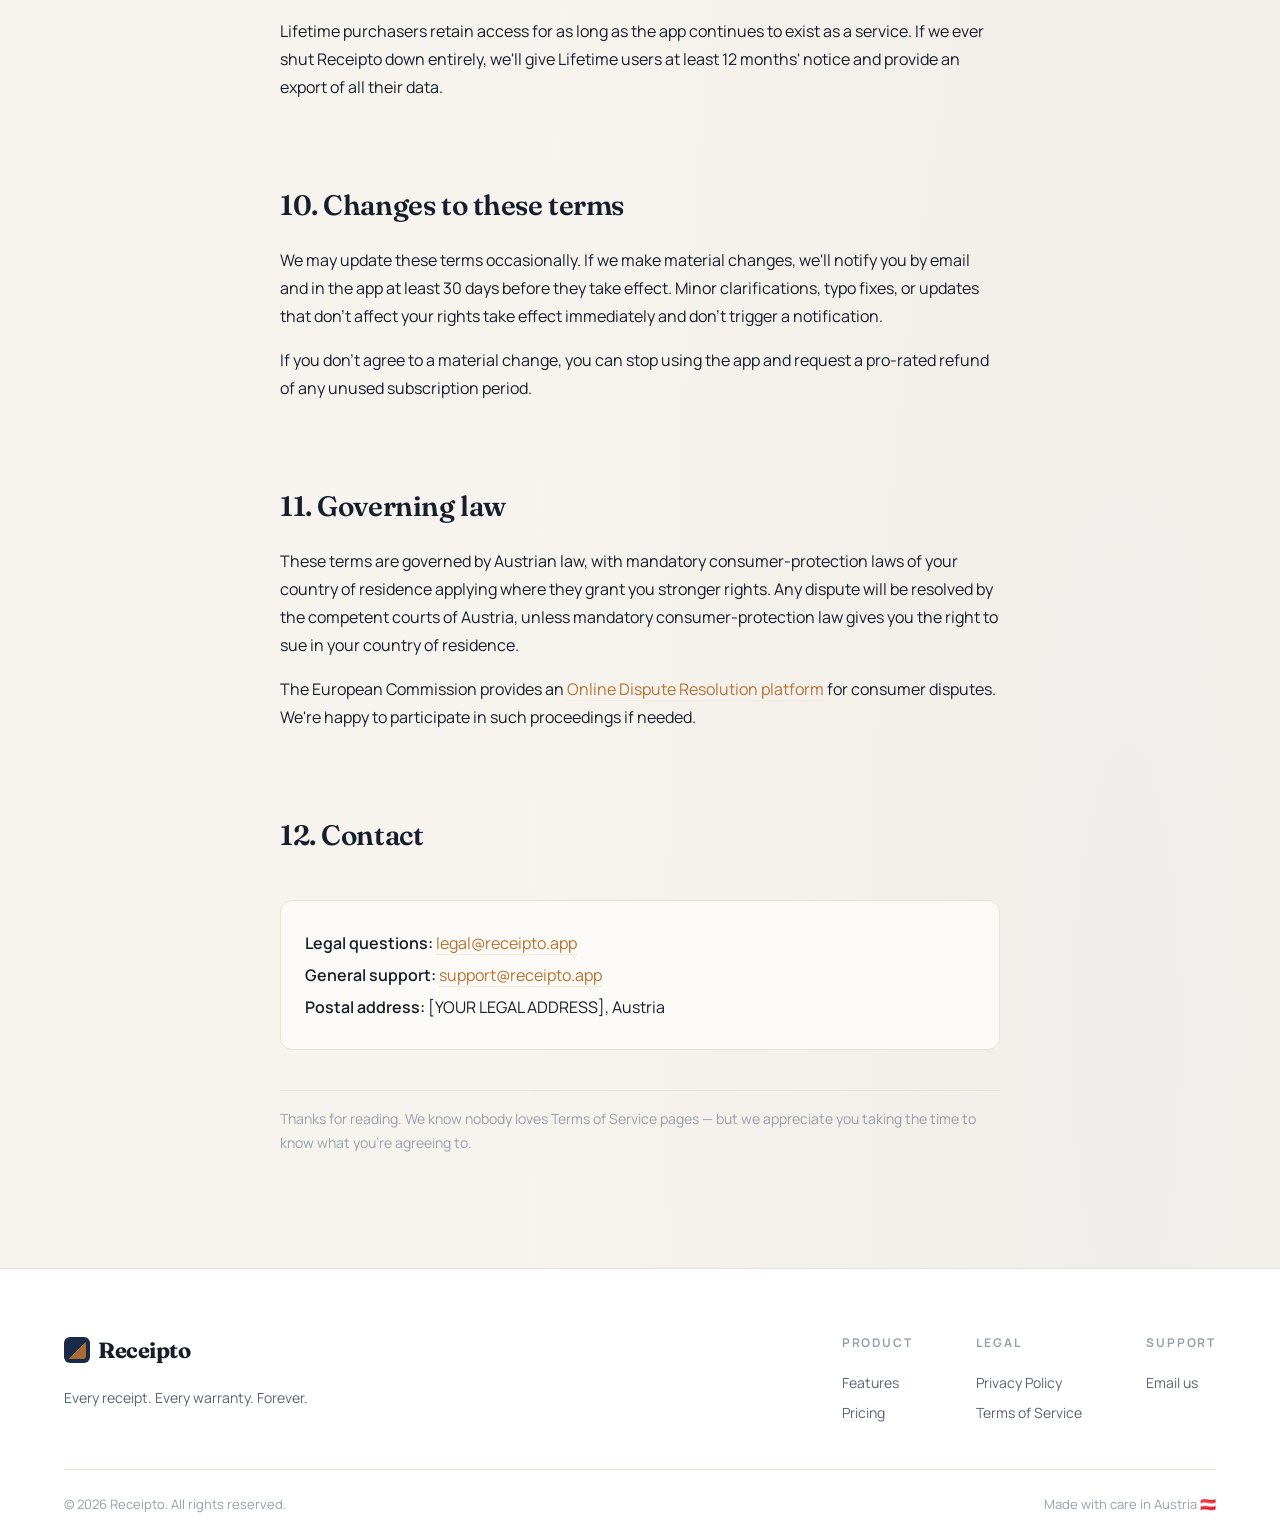
<file: terms (2).html>
<!DOCTYPE html>
<html lang="en">
<head>
  <meta charset="UTF-8">
  <meta name="viewport" content="width=device-width, initial-scale=1.0">
  <title>Terms of Service — Receipto</title>
  <meta name="description" content="The terms of using Receipto, written in plain English.">
  <meta name="theme-color" content="#F7F4EF">
  <link rel="stylesheet" href="style.css">
  <link rel="icon" href="data:image/svg+xml,%3Csvg xmlns='http://www.w3.org/2000/svg' viewBox='0 0 32 32'%3E%3Crect width='32' height='32' rx='6' fill='%231A2B47'/%3E%3Cpath d='M10 10v12l3-2 3 2 3-2 3 2V10z' fill='%23B87333'/%3E%3C/svg%3E">
</head>
<body>

  <nav class="nav">
    <div class="nav-inner">
      <a href="index.html" class="logo">
        <span class="logo-mark"></span>
        Receipto
      </a>
      <div class="nav-links">
        <a href="index.html#features">Features</a>
        <a href="index.html#pricing">Pricing</a>
        <a href="privacy.html">Privacy</a>
        <a href="#" class="btn btn-primary">Get on App Store</a>
      </div>
    </div>
  </nav>

  <main class="legal-page">
    <div class="container">
      <div class="legal-header">
        <div class="eyebrow">Legal</div>
        <h1>Terms of Service</h1>
        <p>Last updated: 28 April 2026 · Effective: 1 May 2026</p>
      </div>

      <div class="legal-content">

        <p>
          These are the rules for using Receipto. They're a legal agreement between you and
          us, but we've tried to write them as plainly as possible. If something here matters
          to you, please read carefully — by using Receipto, you're agreeing to all of it.
        </p>

        <div class="legal-toc">
          <h4>Contents</h4>
          <ol>
            <li><a href="#parties">Who's agreeing to what</a></li>
            <li><a href="#account">Your account</a></li>
            <li><a href="#license">Your licence to use Receipto</a></li>
            <li><a href="#content">Your content</a></li>
            <li><a href="#sub">Subscriptions and payments</a></li>
            <li><a href="#cancel">Cancelling and refunds</a></li>
            <li><a href="#acceptable">Acceptable use</a></li>
            <li><a href="#liability">Liability and warranty</a></li>
            <li><a href="#term">Termination</a></li>
            <li><a href="#changes">Changes to these terms</a></li>
            <li><a href="#law">Governing law</a></li>
            <li><a href="#contact">Contact</a></li>
          </ol>
        </div>

        <h2 id="parties">1. Who's agreeing to what</h2>
        <p>
          "Receipto", "we", "us" and "our" refer to <strong>[YOUR LEGAL NAME / COMPANY NAME]</strong>,
          based in [YOUR ADDRESS], Austria. "You" means anyone using the Receipto app or
          website. By creating an account or using the app, you accept these terms.
        </p>
        <p>
          <em>Note: replace placeholder values above with your actual legal entity before
          publishing.</em>
        </p>

        <h2 id="account">2. Your account</h2>
        <p>
          You need to be at least 16 years old to use Receipto. If you're younger, you need
          a parent or guardian to agree to these terms on your behalf.
        </p>
        <p>
          You're responsible for keeping your account credentials safe. If someone gets into
          your account because you shared your password, that's on you. If you suspect
          unauthorised access, email us immediately and we'll help.
        </p>
        <p>
          You can use Receipto with Sign in with Apple, in which case Apple handles
          authentication for us. The same security responsibilities apply.
        </p>

        <h2 id="license">3. Your licence to use Receipto</h2>
        <p>
          We grant you a personal, non-exclusive, non-transferable, revocable licence to use
          Receipto for your own personal or business use. You can use it on any iOS device
          you own or control, in line with Apple's standard App Store terms.
        </p>
        <p>
          You don't have the right to: copy the app outside of normal device backups,
          reverse-engineer it, modify it, sell or sub-licence it, or use it to build a
          competing product. The Receipto name, logo, design and code remain our property.
        </p>

        <h2 id="content">4. Your content</h2>
        <p>
          The receipts you upload, the photos you take, the notes you write — that's
          <strong>your content</strong>. You own it. We never claim any rights to it beyond
          what we strictly need to provide the service to you (storing it, syncing it
          between your devices, generating exports for you, running OCR on it).
        </p>
        <p>
          You're responsible for the legality of what you upload. Don't upload receipts you
          don't have the right to upload, or content that's illegal in Austria or the EU.
          We don't pre-screen content but we may remove it if it violates these terms.
        </p>
        <p>
          Receipto is a personal record-keeping tool, not legal or tax advice. The data we
          extract from your receipts may contain errors — always double-check fields before
          relying on them for tax filings or warranty claims.
        </p>

        <h2 id="sub">5. Subscriptions and payments</h2>
        <p>
          Receipto offers a free tier and paid Pro subscriptions. Current pricing is shown
          in the app and on our website.
        </p>
        <ul>
          <li><strong>Free tier:</strong> 5 receipts (lifetime), basic features.</li>
          <li><strong>Pro Monthly / Pro Yearly:</strong> auto-renewing subscriptions billed by Apple.</li>
          <li><strong>Lifetime:</strong> a one-time purchase that grants Pro access for as long as the app exists.</li>
        </ul>
        <p>
          All payments are processed by Apple via the App Store. You agree to Apple's
          payment terms when you subscribe. Subscriptions auto-renew at the end of each
          billing period unless cancelled at least 24 hours before renewal, in line with
          Apple's standard policy.
        </p>
        <p>
          Free trials, if offered, convert to paid subscriptions when the trial ends unless
          you cancel. We don't send you nag emails about this — Apple sends a reminder
          email automatically.
        </p>
        <p>
          We reserve the right to change subscription prices for new subscribers at any
          time. Existing subscribers will be notified at least 30 days before any price
          change takes effect for them.
        </p>

        <h2 id="cancel">6. Cancelling and refunds</h2>
        <p>
          You can cancel your subscription at any time in your iPhone's Settings → Apple ID →
          Subscriptions. You'll keep Pro access until the end of the current billing period.
        </p>
        <p>
          <strong>EU right of withdrawal:</strong> as a consumer in the EU, you generally
          have a 14-day right of withdrawal for digital purchases. By starting to use Pro
          features (such as scanning your first receipt with OCR), you expressly agree to
          waive this right under §18 (1) Z. 11 FAGG (Austrian Distance Selling Act) so the
          service can begin immediately. If you have not used any Pro feature, you can
          request a refund by emailing us within 14 days of purchase.
        </p>
        <p>
          For refunds beyond the withdrawal period, contact Apple Support — they handle all
          App Store refunds. We can't process refunds directly because we never receive your
          payment information.
        </p>
        <p>
          Lifetime purchases are non-refundable after 14 days.
        </p>

        <h2 id="acceptable">7. Acceptable use</h2>
        <p>You agree not to:</p>
        <ul>
          <li>Use Receipto for anything illegal under Austrian, EU, or your local law.</li>
          <li>Upload receipts that aren't yours or that you don't have permission to digitise.</li>
          <li>Try to break, hack, overload, or reverse-engineer our systems.</li>
          <li>Use Receipto to commit tax fraud, insurance fraud, or warranty fraud.</li>
          <li>Resell, lease, or commercialise access to your account.</li>
          <li>Scrape, copy, or systematically harvest data from the app or website.</li>
        </ul>
        <p>
          Violating these rules may result in your account being suspended or terminated
          without refund, and we may report serious violations to relevant authorities.
        </p>

        <h2 id="liability">8. Liability and warranty</h2>
        <p>
          We work hard to make Receipto reliable, but no software is perfect. The app is
          provided <strong>"as is"</strong> without any guarantees about uninterrupted
          availability, error-free operation, or the accuracy of OCR-extracted data.
        </p>
        <p>
          To the fullest extent permitted by law, we exclude liability for indirect or
          consequential damages — for example, lost warranty claims because of an OCR
          error, missed tax deadlines, or accountant fees you incurred relying on a
          Receipto export.
        </p>
        <p>
          However, nothing in these terms limits or excludes our liability for: death or
          personal injury caused by negligence, fraud, or anything else that can't be
          excluded by law. As a consumer in Austria or the EU, your statutory rights are
          not affected.
        </p>
        <p>
          Our total aggregate liability to you in any 12-month period is limited to the
          amount you paid us during that period, or €100, whichever is greater.
        </p>

        <h2 id="term">9. Termination</h2>
        <p>
          You can stop using Receipto at any time. Deleting your account erases all your
          data in line with our <a href="privacy.html">Privacy Policy</a>.
        </p>
        <p>
          We may suspend or terminate your account if you breach these terms, if your
          account is inactive for more than 24 months, or if we discontinue the service.
          If we terminate without cause, you'll have 30 days to export your data before
          it's deleted.
        </p>
        <p>
          Lifetime purchasers retain access for as long as the app continues to exist as a
          service. If we ever shut Receipto down entirely, we'll give Lifetime users at
          least 12 months' notice and provide an export of all their data.
        </p>

        <h2 id="changes">10. Changes to these terms</h2>
        <p>
          We may update these terms occasionally. If we make material changes, we'll notify
          you by email and in the app at least 30 days before they take effect. Minor
          clarifications, typo fixes, or updates that don't affect your rights take effect
          immediately and don't trigger a notification.
        </p>
        <p>
          If you don't agree to a material change, you can stop using the app and request
          a pro-rated refund of any unused subscription period.
        </p>

        <h2 id="law">11. Governing law</h2>
        <p>
          These terms are governed by Austrian law, with mandatory consumer-protection laws
          of your country of residence applying where they grant you stronger rights. Any
          dispute will be resolved by the competent courts of Austria, unless mandatory
          consumer-protection law gives you the right to sue in your country of residence.
        </p>
        <p>
          The European Commission provides an
          <a href="https://ec.europa.eu/consumers/odr/">Online Dispute Resolution platform</a>
          for consumer disputes. We're happy to participate in such proceedings if needed.
        </p>

        <h2 id="contact">12. Contact</h2>
        <div class="contact-card">
          <p><strong>Legal questions:</strong> <a href="mailto:legal@receipto.app">legal@receipto.app</a></p>
          <p><strong>General support:</strong> <a href="mailto:support@receipto.app">support@receipto.app</a></p>
          <p><strong>Postal address:</strong> [YOUR LEGAL ADDRESS], Austria</p>
        </div>

        <p style="margin-top: 32px; padding-top: 16px; border-top: 1px solid var(--border); color: var(--text-tertiary); font-size: 14px;">
          Thanks for reading. We know nobody loves Terms of Service pages — but we appreciate
          you taking the time to know what you're agreeing to.
        </p>

      </div>
    </div>
  </main>

  <footer class="footer">
    <div class="container">
      <div class="footer-grid">
        <div class="footer-brand">
          <a href="index.html" class="logo">
            <span class="logo-mark"></span>
            Receipto
          </a>
          <p>Every receipt. Every warranty. Forever.</p>
        </div>
        <div class="footer-col">
          <h4>Product</h4>
          <a href="index.html#features">Features</a>
          <a href="index.html#pricing">Pricing</a>
        </div>
        <div class="footer-col">
          <h4>Legal</h4>
          <a href="privacy.html">Privacy Policy</a>
          <a href="terms.html">Terms of Service</a>
        </div>
        <div class="footer-col">
          <h4>Support</h4>
          <a href="mailto:hello@receipto.app">Email us</a>
        </div>
      </div>
      <div class="footer-bottom">
        <span>© 2026 Receipto. All rights reserved.</span>
        <span>Made with care in Austria 🇦🇹</span>
      </div>
    </div>
  </footer>

</body>
</html>
</file>
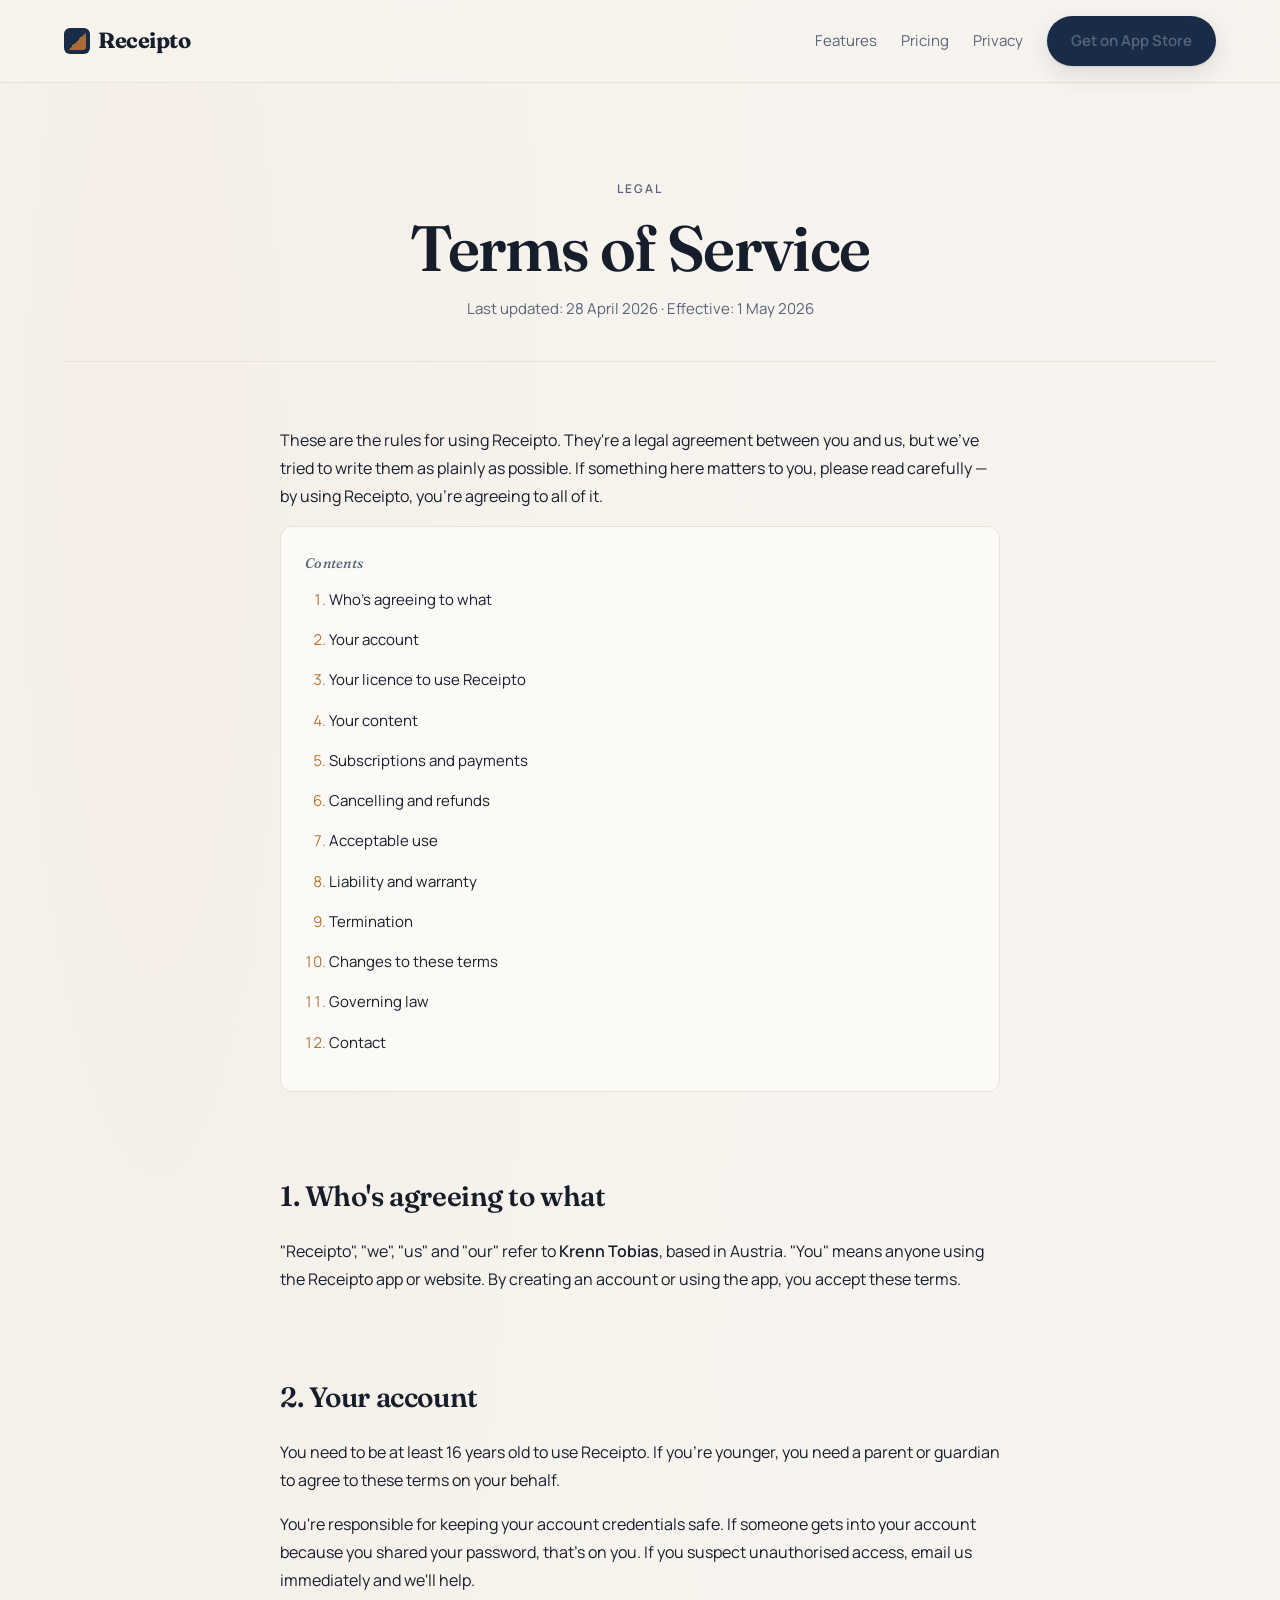
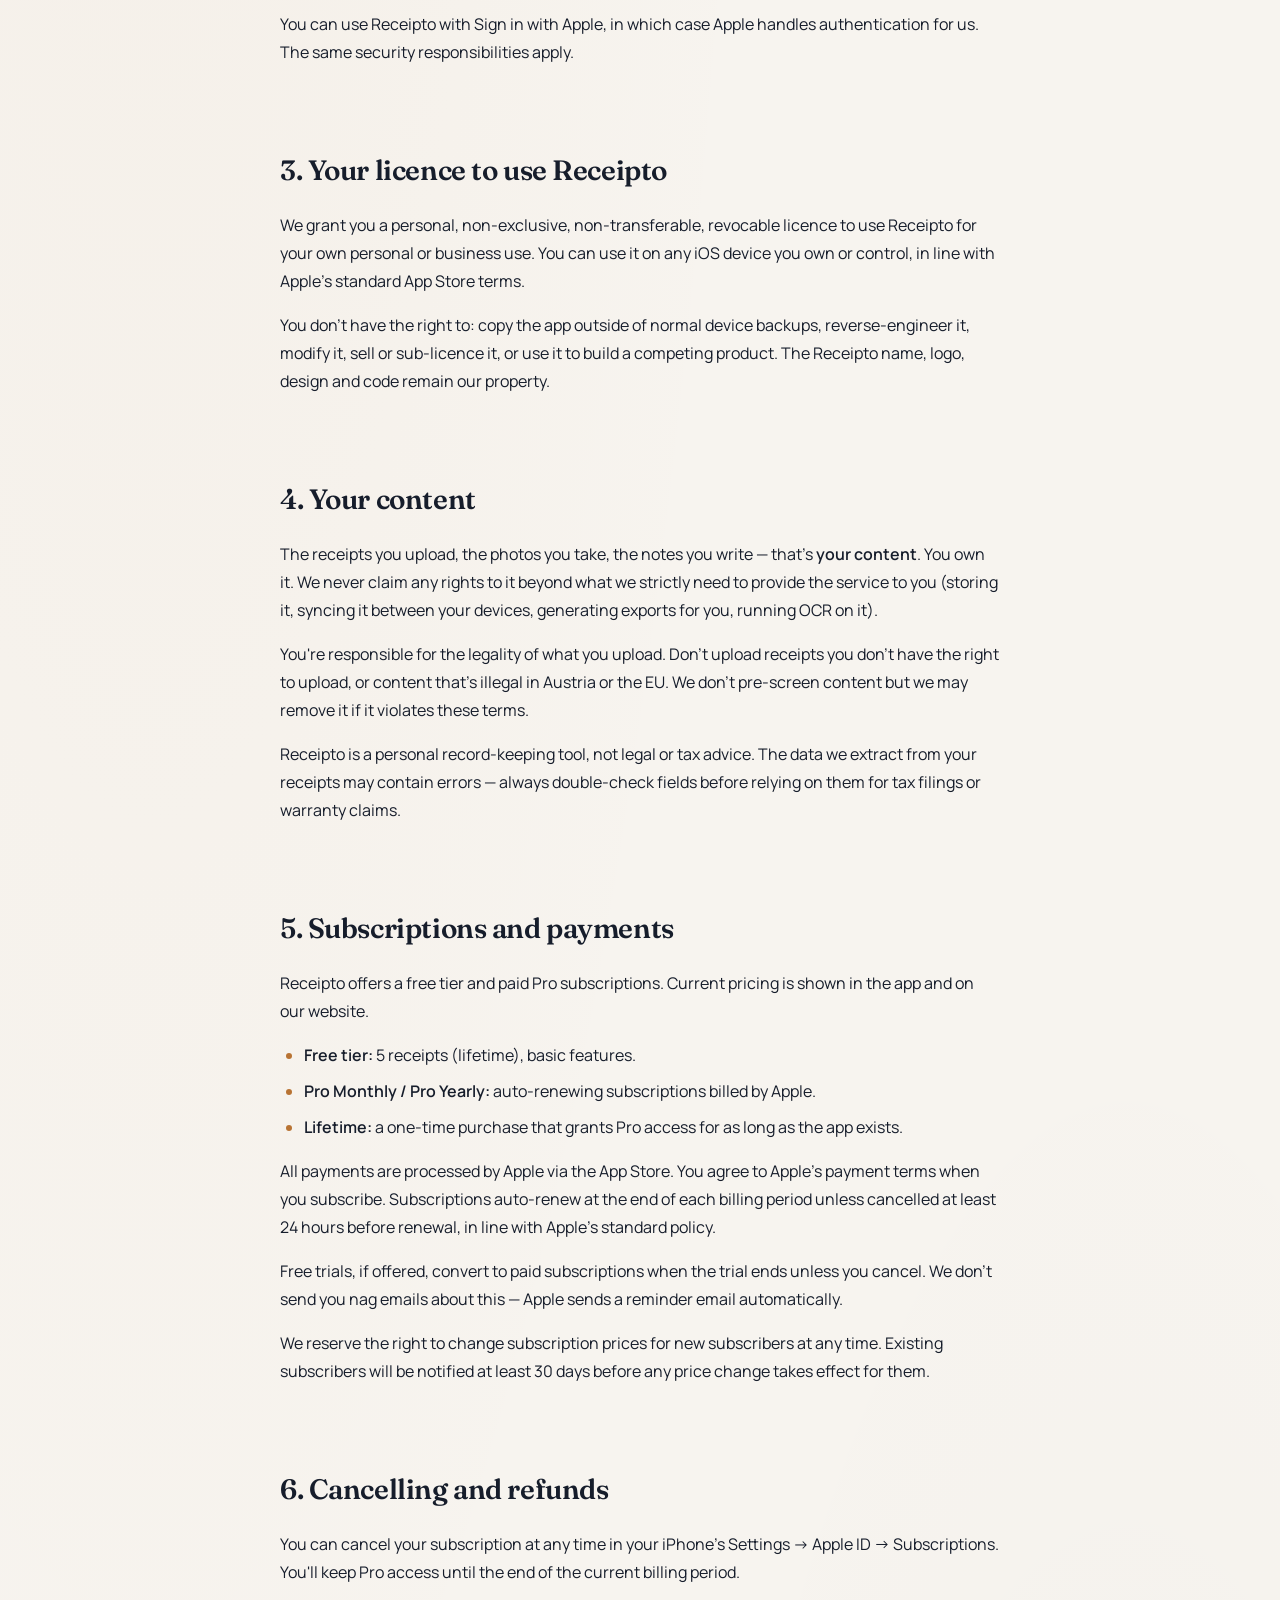
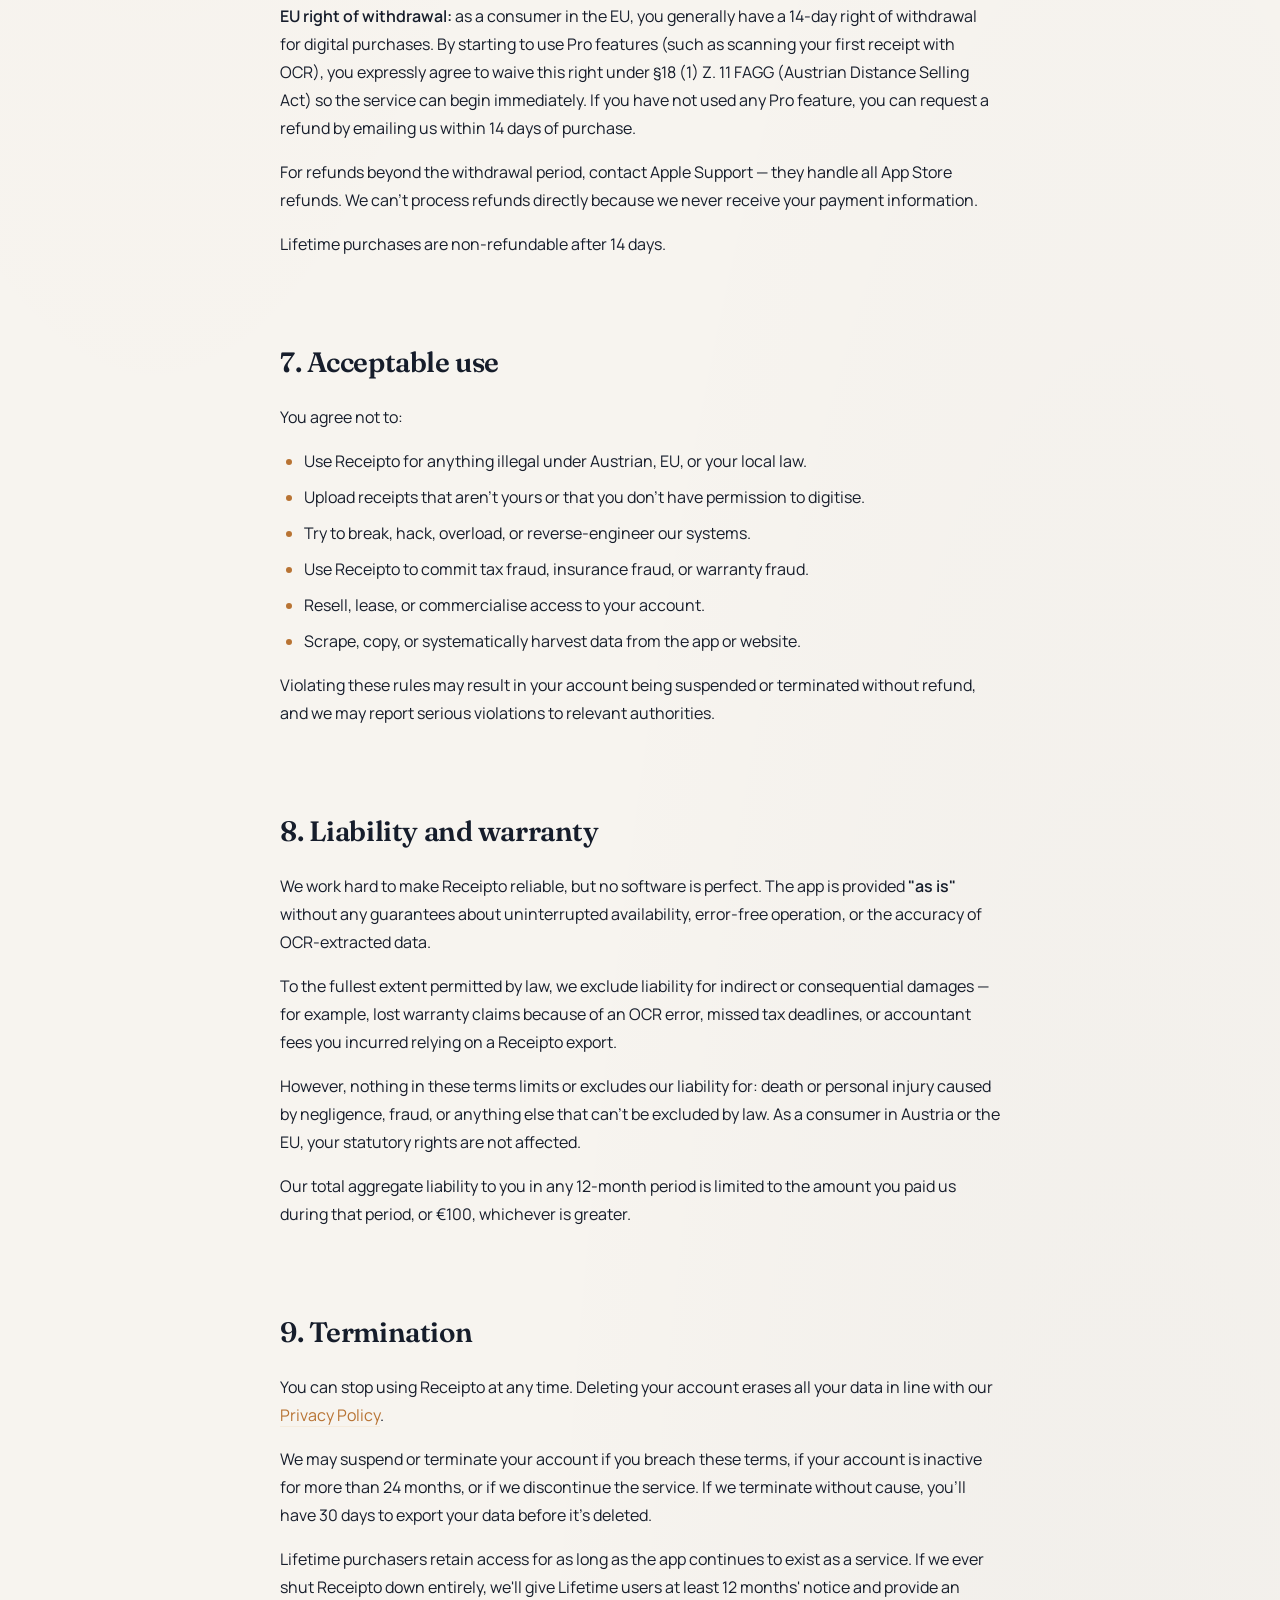
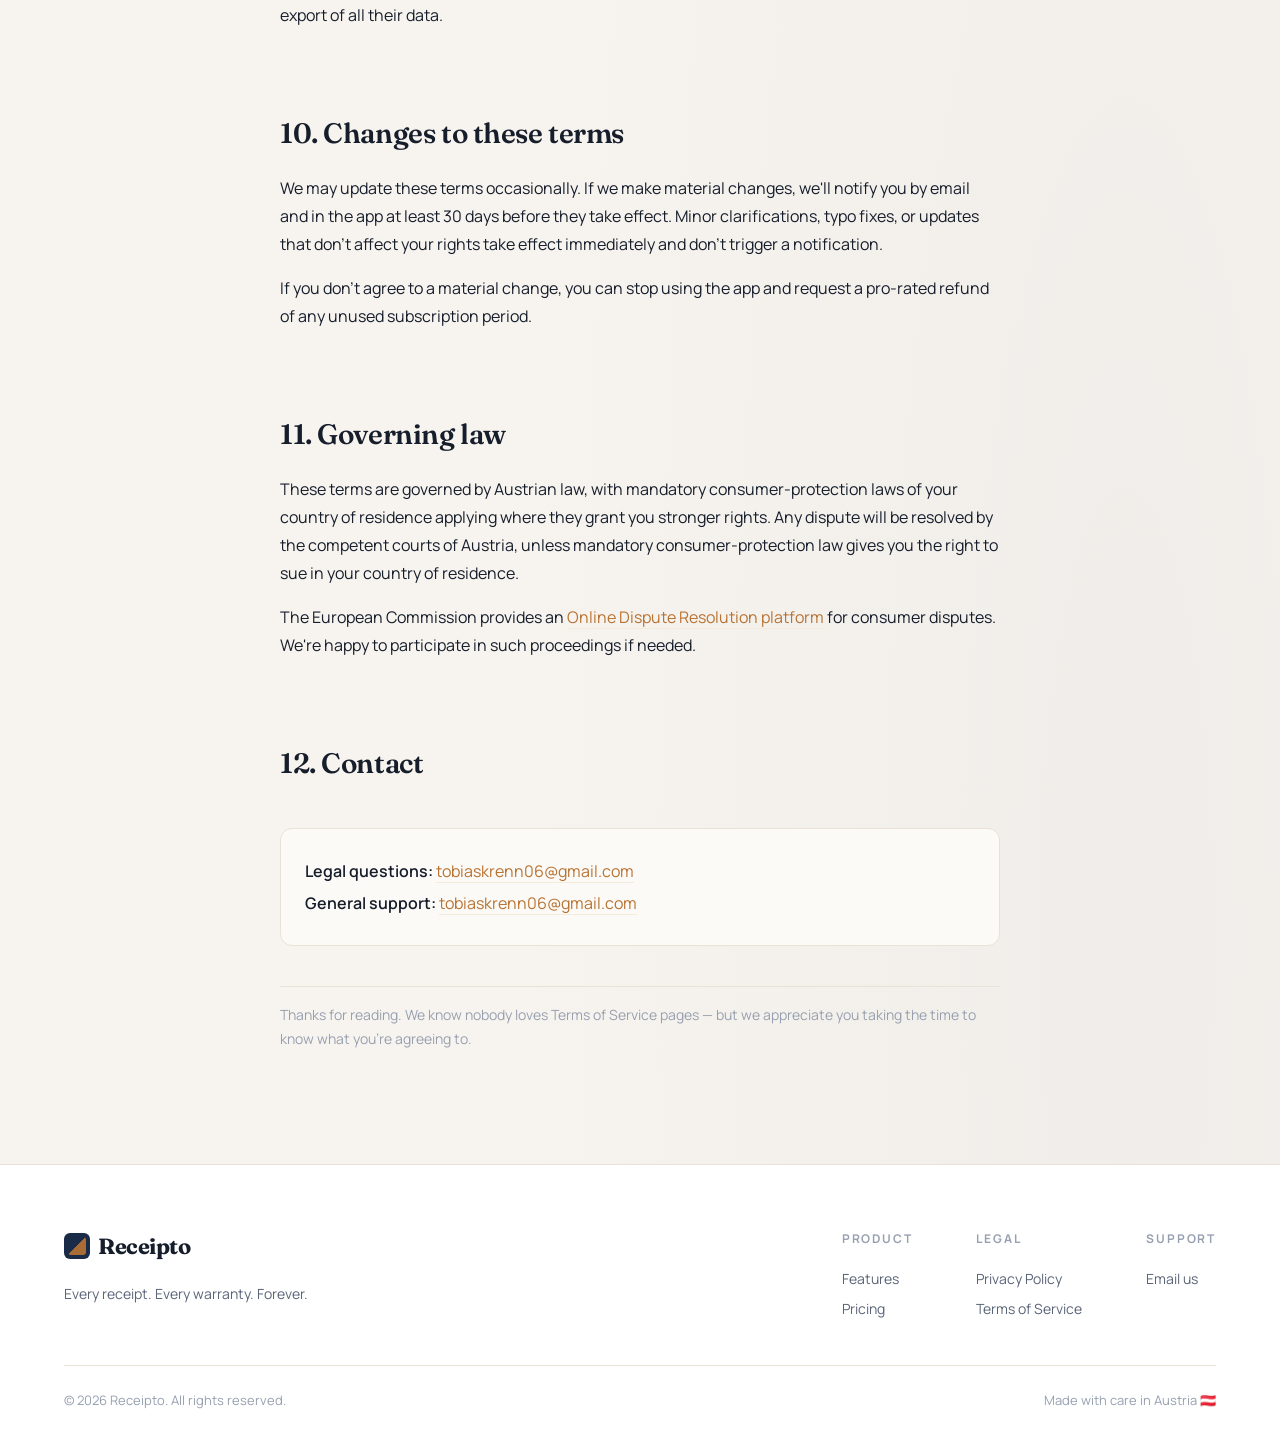
<file: terms.html>
<!DOCTYPE html>
<html lang="en">
<head>
  <meta charset="UTF-8">
  <meta name="viewport" content="width=device-width, initial-scale=1.0">
  <title>Terms of Service — Receipto</title>
  <meta name="description" content="The terms of using Receipto, written in plain English.">
  <meta name="theme-color" content="#F7F4EF">
  <link rel="stylesheet" href="style.css">
  <link rel="icon" href="data:image/svg+xml,%3Csvg xmlns='http://www.w3.org/2000/svg' viewBox='0 0 32 32'%3E%3Crect width='32' height='32' rx='6' fill='%231A2B47'/%3E%3Cpath d='M10 10v12l3-2 3 2 3-2 3 2V10z' fill='%23B87333'/%3E%3C/svg%3E">
</head>
<body>

  <nav class="nav">
    <div class="nav-inner">
      <a href="index.html" class="logo">
        <span class="logo-mark"></span>
        Receipto
      </a>
      <div class="nav-links">
        <a href="index.html#features">Features</a>
        <a href="index.html#pricing">Pricing</a>
        <a href="privacy.html">Privacy</a>
        <a href="#" class="btn btn-primary">Get on App Store</a>
      </div>
    </div>
  </nav>

  <main class="legal-page">
    <div class="container">
      <div class="legal-header">
        <div class="eyebrow">Legal</div>
        <h1>Terms of Service</h1>
        <p>Last updated: 28 April 2026 · Effective: 1 May 2026</p>
      </div>

      <div class="legal-content">

        <p>
          These are the rules for using Receipto. They're a legal agreement between you and
          us, but we've tried to write them as plainly as possible. If something here matters
          to you, please read carefully — by using Receipto, you're agreeing to all of it.
        </p>

        <div class="legal-toc">
          <h4>Contents</h4>
          <ol>
            <li><a href="#parties">Who's agreeing to what</a></li>
            <li><a href="#account">Your account</a></li>
            <li><a href="#license">Your licence to use Receipto</a></li>
            <li><a href="#content">Your content</a></li>
            <li><a href="#sub">Subscriptions and payments</a></li>
            <li><a href="#cancel">Cancelling and refunds</a></li>
            <li><a href="#acceptable">Acceptable use</a></li>
            <li><a href="#liability">Liability and warranty</a></li>
            <li><a href="#term">Termination</a></li>
            <li><a href="#changes">Changes to these terms</a></li>
            <li><a href="#law">Governing law</a></li>
            <li><a href="#contact">Contact</a></li>
          </ol>
        </div>

        <h2 id="parties">1. Who's agreeing to what</h2>
        <p>
          "Receipto", "we", "us" and "our" refer to <strong>Krenn Tobias</strong>,
          based in Austria. "You" means anyone using the Receipto app or
          website. By creating an account or using the app, you accept these terms.
        </p>
        <p>
          <em></em>
        </p>

        <h2 id="account">2. Your account</h2>
        <p>
          You need to be at least 16 years old to use Receipto. If you're younger, you need
          a parent or guardian to agree to these terms on your behalf.
        </p>
        <p>
          You're responsible for keeping your account credentials safe. If someone gets into
          your account because you shared your password, that's on you. If you suspect
          unauthorised access, email us immediately and we'll help.
        </p>
        <p>
          You can use Receipto with Sign in with Apple, in which case Apple handles
          authentication for us. The same security responsibilities apply.
        </p>

        <h2 id="license">3. Your licence to use Receipto</h2>
        <p>
          We grant you a personal, non-exclusive, non-transferable, revocable licence to use
          Receipto for your own personal or business use. You can use it on any iOS device
          you own or control, in line with Apple's standard App Store terms.
        </p>
        <p>
          You don't have the right to: copy the app outside of normal device backups,
          reverse-engineer it, modify it, sell or sub-licence it, or use it to build a
          competing product. The Receipto name, logo, design and code remain our property.
        </p>

        <h2 id="content">4. Your content</h2>
        <p>
          The receipts you upload, the photos you take, the notes you write — that's
          <strong>your content</strong>. You own it. We never claim any rights to it beyond
          what we strictly need to provide the service to you (storing it, syncing it
          between your devices, generating exports for you, running OCR on it).
        </p>
        <p>
          You're responsible for the legality of what you upload. Don't upload receipts you
          don't have the right to upload, or content that's illegal in Austria or the EU.
          We don't pre-screen content but we may remove it if it violates these terms.
        </p>
        <p>
          Receipto is a personal record-keeping tool, not legal or tax advice. The data we
          extract from your receipts may contain errors — always double-check fields before
          relying on them for tax filings or warranty claims.
        </p>

        <h2 id="sub">5. Subscriptions and payments</h2>
        <p>
          Receipto offers a free tier and paid Pro subscriptions. Current pricing is shown
          in the app and on our website.
        </p>
        <ul>
          <li><strong>Free tier:</strong> 5 receipts (lifetime), basic features.</li>
          <li><strong>Pro Monthly / Pro Yearly:</strong> auto-renewing subscriptions billed by Apple.</li>
          <li><strong>Lifetime:</strong> a one-time purchase that grants Pro access for as long as the app exists.</li>
        </ul>
        <p>
          All payments are processed by Apple via the App Store. You agree to Apple's
          payment terms when you subscribe. Subscriptions auto-renew at the end of each
          billing period unless cancelled at least 24 hours before renewal, in line with
          Apple's standard policy.
        </p>
        <p>
          Free trials, if offered, convert to paid subscriptions when the trial ends unless
          you cancel. We don't send you nag emails about this — Apple sends a reminder
          email automatically.
        </p>
        <p>
          We reserve the right to change subscription prices for new subscribers at any
          time. Existing subscribers will be notified at least 30 days before any price
          change takes effect for them.
        </p>

        <h2 id="cancel">6. Cancelling and refunds</h2>
        <p>
          You can cancel your subscription at any time in your iPhone's Settings → Apple ID →
          Subscriptions. You'll keep Pro access until the end of the current billing period.
        </p>
        <p>
          <strong>EU right of withdrawal:</strong> as a consumer in the EU, you generally
          have a 14-day right of withdrawal for digital purchases. By starting to use Pro
          features (such as scanning your first receipt with OCR), you expressly agree to
          waive this right under §18 (1) Z. 11 FAGG (Austrian Distance Selling Act) so the
          service can begin immediately. If you have not used any Pro feature, you can
          request a refund by emailing us within 14 days of purchase.
        </p>
        <p>
          For refunds beyond the withdrawal period, contact Apple Support — they handle all
          App Store refunds. We can't process refunds directly because we never receive your
          payment information.
        </p>
        <p>
          Lifetime purchases are non-refundable after 14 days.
        </p>

        <h2 id="acceptable">7. Acceptable use</h2>
        <p>You agree not to:</p>
        <ul>
          <li>Use Receipto for anything illegal under Austrian, EU, or your local law.</li>
          <li>Upload receipts that aren't yours or that you don't have permission to digitise.</li>
          <li>Try to break, hack, overload, or reverse-engineer our systems.</li>
          <li>Use Receipto to commit tax fraud, insurance fraud, or warranty fraud.</li>
          <li>Resell, lease, or commercialise access to your account.</li>
          <li>Scrape, copy, or systematically harvest data from the app or website.</li>
        </ul>
        <p>
          Violating these rules may result in your account being suspended or terminated
          without refund, and we may report serious violations to relevant authorities.
        </p>

        <h2 id="liability">8. Liability and warranty</h2>
        <p>
          We work hard to make Receipto reliable, but no software is perfect. The app is
          provided <strong>"as is"</strong> without any guarantees about uninterrupted
          availability, error-free operation, or the accuracy of OCR-extracted data.
        </p>
        <p>
          To the fullest extent permitted by law, we exclude liability for indirect or
          consequential damages — for example, lost warranty claims because of an OCR
          error, missed tax deadlines, or accountant fees you incurred relying on a
          Receipto export.
        </p>
        <p>
          However, nothing in these terms limits or excludes our liability for: death or
          personal injury caused by negligence, fraud, or anything else that can't be
          excluded by law. As a consumer in Austria or the EU, your statutory rights are
          not affected.
        </p>
        <p>
          Our total aggregate liability to you in any 12-month period is limited to the
          amount you paid us during that period, or €100, whichever is greater.
        </p>

        <h2 id="term">9. Termination</h2>
        <p>
          You can stop using Receipto at any time. Deleting your account erases all your
          data in line with our <a href="privacy.html">Privacy Policy</a>.
        </p>
        <p>
          We may suspend or terminate your account if you breach these terms, if your
          account is inactive for more than 24 months, or if we discontinue the service.
          If we terminate without cause, you'll have 30 days to export your data before
          it's deleted.
        </p>
        <p>
          Lifetime purchasers retain access for as long as the app continues to exist as a
          service. If we ever shut Receipto down entirely, we'll give Lifetime users at
          least 12 months' notice and provide an export of all their data.
        </p>

        <h2 id="changes">10. Changes to these terms</h2>
        <p>
          We may update these terms occasionally. If we make material changes, we'll notify
          you by email and in the app at least 30 days before they take effect. Minor
          clarifications, typo fixes, or updates that don't affect your rights take effect
          immediately and don't trigger a notification.
        </p>
        <p>
          If you don't agree to a material change, you can stop using the app and request
          a pro-rated refund of any unused subscription period.
        </p>

        <h2 id="law">11. Governing law</h2>
        <p>
          These terms are governed by Austrian law, with mandatory consumer-protection laws
          of your country of residence applying where they grant you stronger rights. Any
          dispute will be resolved by the competent courts of Austria, unless mandatory
          consumer-protection law gives you the right to sue in your country of residence.
        </p>
        <p>
          The European Commission provides an
          <a href="https://ec.europa.eu/consumers/odr/">Online Dispute Resolution platform</a>
          for consumer disputes. We're happy to participate in such proceedings if needed.
        </p>

        <h2 id="contact">12. Contact</h2>
        <div class="contact-card">
          <p><strong>Legal questions:</strong> <a href="mailto:tobiaskrenn06@gmail.com">tobiaskrenn06@gmail.com</a></p>
          <p><strong>General support:</strong> <a href="mailto:tobiaskrenn06@gmail.com">tobiaskrenn06@gmail.com</a></p>
        </div>

        <p style="margin-top: 32px; padding-top: 16px; border-top: 1px solid var(--border); color: var(--text-tertiary); font-size: 14px;">
          Thanks for reading. We know nobody loves Terms of Service pages — but we appreciate
          you taking the time to know what you're agreeing to.
        </p>

      </div>
    </div>
  </main>

  <footer class="footer">
    <div class="container">
      <div class="footer-grid">
        <div class="footer-brand">
          <a href="index.html" class="logo">
            <span class="logo-mark"></span>
            Receipto
          </a>
          <p>Every receipt. Every warranty. Forever.</p>
        </div>
        <div class="footer-col">
          <h4>Product</h4>
          <a href="index.html#features">Features</a>
          <a href="index.html#pricing">Pricing</a>
        </div>
        <div class="footer-col">
          <h4>Legal</h4>
          <a href="privacy.html">Privacy Policy</a>
          <a href="terms.html">Terms of Service</a>
        </div>
        <div class="footer-col">
          <h4>Support</h4>
          <a href="mailto:hello@receipto.app">Email us</a>
        </div>
      </div>
      <div class="footer-bottom">
        <span>© 2026 Receipto. All rights reserved.</span>
        <span>Made with care in Austria 🇦🇹</span>
      </div>
    </div>
  </footer>

</body>
</html>
</file>
<file: style.css>
/* ===========================================
   RECEIPTO — Modern Archive Design System
   =========================================== */

@import url('https://fonts.googleapis.com/css2?family=Fraunces:ital,opsz,wght@0,9..144,400;0,9..144,500;0,9..144,600;0,9..144,700;1,9..144,400;1,9..144,500&family=Manrope:wght@400;500;600;700&display=swap');

:root {
  /* Colors */
  --bg: #F7F4EF;
  --surface: #FFFFFF;
  --surface-card: #FCFAF6;
  --border: #E8E2D7;
  --border-strong: #D4CCBC;
  --text-primary: #161D2B;
  --text-secondary: #5A6478;
  --text-tertiary: #97A0B0;

  --accent: #1A2B47;
  --accent-subtle: #E2E7F0;
  --money: #B87333;
  --money-deep: #8B5523;
  --money-subtle: #F5EBDC;

  --status-active: #2D6A4F;
  --status-soon: #BC8B12;
  --status-urgent: #C25B30;

  /* Typography */
  --font-display: 'Fraunces', 'New York', 'Times New Roman', serif;
  --font-body: 'Manrope', -apple-system, BlinkMacSystemFont, 'Helvetica Neue', sans-serif;

  /* Spacing */
  --space-xs: 4px;
  --space-sm: 8px;
  --space-md: 16px;
  --space-lg: 24px;
  --space-xl: 40px;
  --space-2xl: 64px;
  --space-3xl: 96px;
  --space-4xl: 144px;

  /* Layout */
  --content-max: 1200px;
  --reading-max: 720px;

  /* Radius */
  --radius-sm: 8px;
  --radius-md: 12px;
  --radius-lg: 20px;
  --radius-xl: 32px;
}

@media (prefers-color-scheme: dark) {
  :root {
    --bg: #0E1320;
    --surface: #161B2A;
    --surface-card: #1C2238;
    --border: #2A3148;
    --border-strong: #3A4360;
    --text-primary: #EAE6DD;
    --text-secondary: #A0AABF;
    --text-tertiary: #6B7590;
    --accent: #6E8AB8;
    --accent-subtle: #1F2842;
    --money: #D69258;
    --money-deep: #B87333;
    --money-subtle: #2A2118;
  }
}

/* ============= RESET ============= */

*, *::before, *::after { box-sizing: border-box; }

html {
  scroll-behavior: smooth;
  -webkit-font-smoothing: antialiased;
  -moz-osx-font-smoothing: grayscale;
}

body {
  margin: 0;
  font-family: var(--font-body);
  font-size: 17px;
  line-height: 1.6;
  color: var(--text-primary);
  background-color: var(--bg);
  background-image: 
    radial-gradient(at 12% 8%, rgba(184, 115, 51, 0.04) 0, transparent 40%),
    radial-gradient(at 88% 92%, rgba(26, 43, 71, 0.03) 0, transparent 40%);
  min-height: 100vh;
  overflow-x: hidden;
}

img, svg { max-width: 100%; display: block; }

a { color: inherit; text-decoration: none; }

/* ============= TYPOGRAPHY ============= */

.display {
  font-family: var(--font-display);
  font-weight: 600;
  letter-spacing: -0.02em;
  line-height: 1.05;
  color: var(--text-primary);
}

.display-italic {
  font-family: var(--font-display);
  font-style: italic;
  font-weight: 500;
  letter-spacing: -0.01em;
}

.eyebrow {
  font-family: var(--font-body);
  font-size: 12px;
  font-weight: 600;
  text-transform: uppercase;
  letter-spacing: 0.18em;
  color: var(--text-secondary);
}

.text-money {
  font-family: var(--font-display);
  color: var(--money);
  font-feature-settings: "tnum";
}

/* ============= LAYOUT ============= */

.container {
  width: 100%;
  max-width: var(--content-max);
  margin: 0 auto;
  padding: 0 var(--space-lg);
}

.reading {
  max-width: var(--reading-max);
  margin: 0 auto;
}

section {
  padding: var(--space-3xl) 0;
}

@media (max-width: 768px) {
  section { padding: var(--space-2xl) 0; }
}

/* ============= NAV ============= */

.nav {
  position: sticky;
  top: 0;
  z-index: 100;
  backdrop-filter: blur(20px);
  -webkit-backdrop-filter: blur(20px);
  background-color: rgba(247, 244, 239, 0.72);
  border-bottom: 1px solid var(--border);
}

@media (prefers-color-scheme: dark) {
  .nav { background-color: rgba(14, 19, 32, 0.72); }
}

.nav-inner {
  display: flex;
  align-items: center;
  justify-content: space-between;
  padding: var(--space-md) var(--space-lg);
  max-width: var(--content-max);
  margin: 0 auto;
}

.logo {
  font-family: var(--font-display);
  font-weight: 700;
  font-size: 22px;
  letter-spacing: -0.02em;
  color: var(--text-primary);
  display: inline-flex;
  align-items: center;
  gap: 8px;
}

.logo-mark {
  display: inline-block;
  width: 26px;
  height: 26px;
  background: var(--accent);
  border-radius: 6px;
  position: relative;
  overflow: hidden;
}

.logo-mark::before {
  content: "";
  position: absolute;
  inset: 4px;
  background: linear-gradient(135deg, transparent 50%, rgba(184, 115, 51, 0.9) 50%);
  border-radius: 3px;
}

.nav-links {
  display: flex;
  gap: var(--space-lg);
  align-items: center;
}

.nav-links a {
  font-size: 15px;
  color: var(--text-secondary);
  transition: color 0.2s;
}

.nav-links a:hover { color: var(--text-primary); }

@media (max-width: 640px) {
  .nav-links a:not(.btn) { display: none; }
}

/* ============= BUTTONS ============= */

.btn {
  display: inline-flex;
  align-items: center;
  justify-content: center;
  gap: 8px;
  padding: 13px 24px;
  font-family: var(--font-body);
  font-size: 15px;
  font-weight: 600;
  border-radius: 999px;
  border: none;
  cursor: pointer;
  transition: transform 0.15s ease, box-shadow 0.15s ease, background 0.15s ease;
  white-space: nowrap;
}

.btn-primary {
  background: var(--accent);
  color: #FCFAF6;
  box-shadow: 0 1px 2px rgba(22, 29, 43, 0.1), 0 8px 24px rgba(22, 29, 43, 0.12);
}

.btn-primary:hover {
  transform: translateY(-1px);
  box-shadow: 0 2px 4px rgba(22, 29, 43, 0.12), 0 12px 32px rgba(22, 29, 43, 0.18);
}

.btn-money {
  background: var(--money);
  color: #FCFAF6;
  box-shadow: 0 1px 2px rgba(184, 115, 51, 0.2), 0 8px 24px rgba(184, 115, 51, 0.25);
}

.btn-money:hover {
  transform: translateY(-1px);
  background: var(--money-deep);
}

.btn-ghost {
  background: transparent;
  color: var(--text-primary);
  border: 1px solid var(--border-strong);
}

.btn-ghost:hover {
  background: var(--surface);
  border-color: var(--text-secondary);
}

/* ============= HERO ============= */

.hero {
  padding-top: var(--space-3xl);
  padding-bottom: var(--space-3xl);
  position: relative;
}

.hero-grid {
  display: grid;
  grid-template-columns: 1.2fr 1fr;
  gap: var(--space-2xl);
  align-items: center;
}

@media (max-width: 900px) {
  .hero-grid {
    grid-template-columns: 1fr;
    gap: var(--space-xl);
  }
}

.hero-eyebrow {
  margin-bottom: var(--space-md);
}

.hero h1 {
  font-family: var(--font-display);
  font-size: clamp(48px, 7vw, 88px);
  font-weight: 600;
  line-height: 0.98;
  letter-spacing: -0.035em;
  margin: 0 0 var(--space-lg) 0;
  color: var(--text-primary);
}

.hero h1 em {
  font-style: italic;
  font-weight: 500;
  color: var(--money);
}

.hero p.lede {
  font-size: 19px;
  line-height: 1.55;
  color: var(--text-secondary);
  margin: 0 0 var(--space-xl) 0;
  max-width: 540px;
}

.hero-cta {
  display: flex;
  gap: var(--space-md);
  flex-wrap: wrap;
  align-items: center;
}

.hero-meta {
  margin-top: var(--space-lg);
  font-size: 14px;
  color: var(--text-tertiary);
  display: flex;
  gap: var(--space-md);
  align-items: center;
}

.hero-meta span { display: inline-flex; align-items: center; gap: 6px; }

/* ============= HERO VISUAL — RECEIPT STACK ============= */

.receipt-stack {
  position: relative;
  width: 100%;
  height: 480px;
  perspective: 1000px;
}

.receipt {
  position: absolute;
  background: var(--surface-card);
  border: 1px solid var(--border);
  border-radius: var(--radius-lg);
  padding: 20px;
  box-shadow: 
    0 1px 2px rgba(22, 29, 43, 0.04),
    0 24px 48px rgba(22, 29, 43, 0.08);
  font-family: 'Courier New', monospace;
  font-size: 11px;
  line-height: 1.5;
  color: var(--text-secondary);
}

.receipt-1 {
  width: 220px;
  top: 10%;
  left: 8%;
  transform: rotate(-7deg);
  animation: float-1 6s ease-in-out infinite;
}

.receipt-2 {
  width: 240px;
  top: 30%;
  right: 5%;
  transform: rotate(5deg);
  animation: float-2 7s ease-in-out infinite;
  animation-delay: -2s;
}

.receipt-3 {
  width: 200px;
  bottom: 8%;
  left: 18%;
  transform: rotate(-3deg);
  animation: float-3 8s ease-in-out infinite;
  animation-delay: -4s;
}

@keyframes float-1 {
  0%, 100% { transform: rotate(-7deg) translateY(0); }
  50% { transform: rotate(-6deg) translateY(-10px); }
}

@keyframes float-2 {
  0%, 100% { transform: rotate(5deg) translateY(0); }
  50% { transform: rotate(6deg) translateY(-14px); }
}

@keyframes float-3 {
  0%, 100% { transform: rotate(-3deg) translateY(0); }
  50% { transform: rotate(-4deg) translateY(-8px); }
}

.receipt-merchant {
  font-family: var(--font-body);
  font-weight: 700;
  font-size: 14px;
  color: var(--text-primary);
  margin-bottom: 8px;
  letter-spacing: 0.02em;
  text-transform: uppercase;
}

.receipt-line {
  display: flex;
  justify-content: space-between;
  margin: 2px 0;
}

.receipt-divider {
  border-top: 1px dashed var(--border-strong);
  margin: 8px 0;
}

.receipt-total {
  font-family: var(--font-display);
  font-size: 18px;
  font-weight: 600;
  color: var(--money);
  display: flex;
  justify-content: space-between;
  margin-top: 8px;
}

.receipt-meta {
  margin-top: 8px;
  padding-top: 8px;
  border-top: 1px solid var(--border);
  font-size: 10px;
  color: var(--text-tertiary);
}

/* Vault badge floating in middle */
.vault-badge {
  position: absolute;
  top: 50%;
  left: 50%;
  transform: translate(-50%, -50%);
  background: var(--surface);
  border: 1px solid var(--border);
  border-radius: var(--radius-lg);
  padding: 16px 22px;
  box-shadow: 
    0 1px 2px rgba(22, 29, 43, 0.06),
    0 30px 60px rgba(22, 29, 43, 0.15);
  z-index: 10;
  text-align: center;
  animation: pulse 4s ease-in-out infinite;
}

@keyframes pulse {
  0%, 100% { transform: translate(-50%, -50%) scale(1); }
  50% { transform: translate(-50%, -50%) scale(1.03); }
}

.vault-label {
  font-family: var(--font-display);
  font-style: italic;
  font-size: 13px;
  color: var(--text-secondary);
  margin-bottom: 4px;
}

.vault-amount {
  font-family: var(--font-display);
  font-weight: 700;
  font-size: 32px;
  color: var(--money);
  letter-spacing: -0.02em;
  font-feature-settings: "tnum";
}

/* ============= MARQUEE / TRUST BAR ============= */

.trust-bar {
  border-top: 1px solid var(--border);
  border-bottom: 1px solid var(--border);
  padding: var(--space-lg) 0;
  background: var(--surface);
}

.trust-inner {
  display: flex;
  align-items: center;
  justify-content: space-around;
  gap: var(--space-xl);
  flex-wrap: wrap;
  font-size: 13px;
  color: var(--text-secondary);
}

.trust-item {
  display: flex;
  align-items: center;
  gap: 8px;
  font-weight: 500;
}

.trust-icon {
  width: 18px;
  height: 18px;
  color: var(--money);
}

/* ============= SECTION HEADER ============= */

.section-header {
  text-align: center;
  max-width: 720px;
  margin: 0 auto var(--space-2xl) auto;
}

.section-header h2 {
  font-family: var(--font-display);
  font-size: clamp(36px, 4.5vw, 56px);
  font-weight: 600;
  line-height: 1.05;
  letter-spacing: -0.025em;
  margin: var(--space-md) 0 var(--space-md) 0;
}

.section-header h2 em {
  font-style: italic;
  color: var(--money);
}

.section-header p {
  font-size: 19px;
  color: var(--text-secondary);
  line-height: 1.55;
  margin: 0;
}

/* ============= FEATURES ============= */

.features {
  display: grid;
  grid-template-columns: repeat(auto-fit, minmax(280px, 1fr));
  gap: var(--space-lg);
}

.feature {
  background: var(--surface);
  border: 1px solid var(--border);
  border-radius: var(--radius-lg);
  padding: var(--space-xl);
  transition: transform 0.2s, box-shadow 0.2s, border-color 0.2s;
}

.feature:hover {
  transform: translateY(-4px);
  border-color: var(--border-strong);
  box-shadow: 0 1px 2px rgba(22,29,43,0.04), 0 24px 48px rgba(22,29,43,0.08);
}

.feature-icon {
  width: 48px;
  height: 48px;
  border-radius: 12px;
  background: var(--money-subtle);
  color: var(--money);
  display: inline-flex;
  align-items: center;
  justify-content: center;
  margin-bottom: var(--space-md);
}

.feature h3 {
  font-family: var(--font-display);
  font-size: 24px;
  font-weight: 600;
  letter-spacing: -0.015em;
  margin: 0 0 var(--space-sm) 0;
  color: var(--text-primary);
}

.feature p {
  margin: 0;
  font-size: 16px;
  color: var(--text-secondary);
  line-height: 1.55;
}

/* ============= HOW IT WORKS ============= */

.steps {
  display: grid;
  grid-template-columns: repeat(3, 1fr);
  gap: var(--space-lg);
  position: relative;
}

@media (max-width: 768px) { .steps { grid-template-columns: 1fr; } }

.step {
  position: relative;
  padding: var(--space-xl);
  background: var(--surface-card);
  border: 1px solid var(--border);
  border-radius: var(--radius-lg);
}

.step-number {
  font-family: var(--font-display);
  font-style: italic;
  font-weight: 500;
  font-size: 64px;
  line-height: 1;
  color: var(--money);
  opacity: 0.5;
  position: absolute;
  top: var(--space-md);
  right: var(--space-lg);
  letter-spacing: -0.02em;
}

.step h3 {
  font-family: var(--font-display);
  font-size: 26px;
  font-weight: 600;
  letter-spacing: -0.015em;
  margin: 0 0 var(--space-sm) 0;
  position: relative;
  z-index: 1;
}

.step p {
  margin: 0;
  color: var(--text-secondary);
  font-size: 16px;
  line-height: 1.55;
}

/* ============= MAGIC MOMENT ============= */

.magic-moment {
  background: var(--accent);
  color: #FCFAF6;
  padding: var(--space-3xl) 0;
  position: relative;
  overflow: hidden;
}

.magic-moment::before {
  content: "";
  position: absolute;
  top: -50%;
  right: -10%;
  width: 600px;
  height: 600px;
  background: radial-gradient(circle, rgba(184, 115, 51, 0.18) 0%, transparent 60%);
  pointer-events: none;
}

.magic-moment .container {
  position: relative;
  z-index: 1;
}

.magic-grid {
  display: grid;
  grid-template-columns: 1fr 1fr;
  gap: var(--space-2xl);
  align-items: center;
}

@media (max-width: 900px) { .magic-grid { grid-template-columns: 1fr; } }

.magic-moment .eyebrow { color: rgba(252, 250, 246, 0.7); }

.magic-moment h2 {
  font-family: var(--font-display);
  font-size: clamp(36px, 5vw, 64px);
  font-weight: 600;
  line-height: 1.05;
  letter-spacing: -0.025em;
  margin: var(--space-md) 0 var(--space-lg) 0;
  color: #FCFAF6;
}

.magic-moment h2 em {
  font-style: italic;
  color: var(--money);
}

.magic-moment p {
  font-size: 19px;
  line-height: 1.55;
  color: rgba(252, 250, 246, 0.85);
  margin: 0 0 var(--space-xl) 0;
}

.testimonial-card {
  background: rgba(252, 250, 246, 0.06);
  border: 1px solid rgba(252, 250, 246, 0.12);
  border-radius: var(--radius-lg);
  padding: var(--space-xl);
  backdrop-filter: blur(10px);
}

.testimonial-amount {
  font-family: var(--font-display);
  font-size: 56px;
  font-weight: 700;
  color: var(--money);
  letter-spacing: -0.02em;
  line-height: 1;
  margin-bottom: var(--space-sm);
}

.testimonial-card .label {
  font-family: var(--font-display);
  font-style: italic;
  font-size: 15px;
  color: rgba(252, 250, 246, 0.7);
  margin-bottom: var(--space-md);
}

.testimonial-quote {
  font-family: var(--font-display);
  font-size: 22px;
  font-style: italic;
  font-weight: 400;
  line-height: 1.4;
  color: #FCFAF6;
  margin: 0 0 var(--space-md) 0;
}

.testimonial-byline {
  font-size: 14px;
  color: rgba(252, 250, 246, 0.6);
}

/* ============= PRICING ============= */

.pricing-grid {
  display: grid;
  grid-template-columns: repeat(3, 1fr);
  gap: var(--space-lg);
}

@media (max-width: 900px) { .pricing-grid { grid-template-columns: 1fr; } }

.price-card {
  background: var(--surface);
  border: 1px solid var(--border);
  border-radius: var(--radius-lg);
  padding: var(--space-xl);
  position: relative;
  display: flex;
  flex-direction: column;
}

.price-card.featured {
  border-color: var(--money);
  background: linear-gradient(180deg, var(--money-subtle) 0%, var(--surface) 30%);
  transform: scale(1.02);
  box-shadow: 0 1px 2px rgba(184,115,51,0.1), 0 32px 64px rgba(184,115,51,0.15);
}

.price-badge {
  position: absolute;
  top: -12px;
  left: 50%;
  transform: translateX(-50%);
  background: var(--money);
  color: #FCFAF6;
  font-size: 12px;
  font-weight: 700;
  letter-spacing: 0.1em;
  text-transform: uppercase;
  padding: 6px 14px;
  border-radius: 999px;
}

.price-card h3 {
  font-family: var(--font-display);
  font-size: 22px;
  font-weight: 600;
  letter-spacing: -0.01em;
  margin: 0 0 var(--space-sm) 0;
}

.price-card .price {
  font-family: var(--font-display);
  font-weight: 700;
  font-size: 48px;
  line-height: 1;
  letter-spacing: -0.025em;
  margin: var(--space-md) 0 4px 0;
  color: var(--text-primary);
}

.price-card .price .currency {
  font-size: 26px;
  vertical-align: super;
  margin-right: 2px;
  color: var(--money);
}

.price-card .period {
  color: var(--text-secondary);
  font-size: 14px;
  margin-bottom: var(--space-lg);
}

.price-card .features-list {
  list-style: none;
  padding: 0;
  margin: 0 0 var(--space-xl) 0;
  flex: 1;
}

.price-card .features-list li {
  padding: 8px 0;
  font-size: 15px;
  color: var(--text-secondary);
  display: flex;
  align-items: flex-start;
  gap: 10px;
}

.price-card .features-list li::before {
  content: "—";
  color: var(--money);
  font-weight: 600;
  flex-shrink: 0;
}

/* ============= FAQ ============= */

.faq {
  max-width: 760px;
  margin: 0 auto;
}

.faq-item {
  border-bottom: 1px solid var(--border);
  padding: var(--space-lg) 0;
}

.faq-item:first-child { border-top: 1px solid var(--border); }

.faq-item summary {
  font-family: var(--font-display);
  font-size: 22px;
  font-weight: 600;
  letter-spacing: -0.01em;
  cursor: pointer;
  list-style: none;
  display: flex;
  justify-content: space-between;
  align-items: center;
  gap: var(--space-md);
  color: var(--text-primary);
}

.faq-item summary::-webkit-details-marker { display: none; }

.faq-item summary::after {
  content: "+";
  font-family: var(--font-display);
  font-size: 30px;
  font-weight: 300;
  color: var(--money);
  transition: transform 0.2s;
  flex-shrink: 0;
}

.faq-item[open] summary::after { transform: rotate(45deg); }

.faq-item p {
  margin: var(--space-md) 0 0 0;
  color: var(--text-secondary);
  font-size: 16px;
  line-height: 1.6;
}

/* ============= CTA SECTION ============= */

.final-cta {
  text-align: center;
  padding: var(--space-3xl) var(--space-lg);
}

.final-cta h2 {
  font-family: var(--font-display);
  font-size: clamp(40px, 6vw, 80px);
  font-weight: 600;
  line-height: 1;
  letter-spacing: -0.03em;
  margin: 0 0 var(--space-lg) 0;
}

.final-cta h2 em {
  font-style: italic;
  color: var(--money);
}

.final-cta p {
  font-size: 19px;
  color: var(--text-secondary);
  margin: 0 0 var(--space-xl) 0;
  max-width: 560px;
  margin-left: auto;
  margin-right: auto;
}

/* ============= FOOTER ============= */

.footer {
  border-top: 1px solid var(--border);
  background: var(--surface);
  padding: var(--space-2xl) 0 var(--space-lg) 0;
}

.footer-grid {
  display: grid;
  grid-template-columns: 1fr auto auto auto;
  gap: var(--space-2xl);
  margin-bottom: var(--space-xl);
}

@media (max-width: 768px) {
  .footer-grid { grid-template-columns: 1fr 1fr; gap: var(--space-xl); }
}

.footer-brand {
  max-width: 280px;
}

.footer-brand p {
  margin: var(--space-md) 0 0 0;
  color: var(--text-secondary);
  font-size: 14px;
  line-height: 1.5;
}

.footer-col h4 {
  font-family: var(--font-body);
  font-size: 12px;
  font-weight: 700;
  text-transform: uppercase;
  letter-spacing: 0.15em;
  color: var(--text-tertiary);
  margin: 0 0 var(--space-md) 0;
}

.footer-col a {
  display: block;
  font-size: 14px;
  color: var(--text-secondary);
  padding: 4px 0;
  transition: color 0.15s;
}

.footer-col a:hover { color: var(--money); }

.footer-bottom {
  border-top: 1px solid var(--border);
  padding-top: var(--space-lg);
  display: flex;
  justify-content: space-between;
  align-items: center;
  font-size: 13px;
  color: var(--text-tertiary);
  flex-wrap: wrap;
  gap: var(--space-sm);
}

/* ============= LEGAL DOCUMENTS ============= */

.legal-page {
  padding: var(--space-3xl) 0;
}

.legal-header {
  text-align: center;
  margin-bottom: var(--space-2xl);
  padding-bottom: var(--space-xl);
  border-bottom: 1px solid var(--border);
}

.legal-header h1 {
  font-family: var(--font-display);
  font-size: clamp(40px, 5vw, 72px);
  font-weight: 600;
  letter-spacing: -0.025em;
  margin: var(--space-md) 0;
  line-height: 1.05;
}

.legal-header p {
  color: var(--text-secondary);
  font-size: 15px;
  margin: 0;
}

.legal-content {
  max-width: 720px;
  margin: 0 auto;
  font-size: 16px;
  line-height: 1.75;
}

.legal-content h2 {
  font-family: var(--font-display);
  font-size: 28px;
  font-weight: 600;
  letter-spacing: -0.015em;
  margin: var(--space-2xl) 0 var(--space-md) 0;
  padding-top: var(--space-md);
  color: var(--text-primary);
}

.legal-content h3 {
  font-family: var(--font-display);
  font-size: 20px;
  font-weight: 600;
  margin: var(--space-xl) 0 var(--space-sm) 0;
  color: var(--text-primary);
}

.legal-content p {
  margin: 0 0 var(--space-md) 0;
  color: var(--text-primary);
}

.legal-content ul {
  margin: 0 0 var(--space-md) 0;
  padding-left: var(--space-lg);
}

.legal-content li {
  margin-bottom: 8px;
  color: var(--text-primary);
}

.legal-content li::marker { color: var(--money); }

.legal-content a {
  color: var(--money);
  border-bottom: 1px solid var(--money-subtle);
  transition: border-color 0.15s;
}

.legal-content a:hover { border-bottom-color: var(--money); }

.legal-content strong { color: var(--text-primary); font-weight: 600; }

.legal-toc {
  background: var(--surface-card);
  border: 1px solid var(--border);
  border-radius: var(--radius-md);
  padding: var(--space-lg);
  margin-bottom: var(--space-2xl);
}

.legal-toc h4 {
  font-family: var(--font-display);
  font-style: italic;
  font-weight: 500;
  font-size: 14px;
  margin: 0 0 var(--space-sm) 0;
  color: var(--text-secondary);
  letter-spacing: 0.02em;
}

.legal-toc ol {
  margin: 0;
  padding-left: var(--space-lg);
  font-size: 15px;
}

.legal-toc ol li { padding: 3px 0; color: var(--text-secondary); }

.legal-toc a {
  color: var(--text-primary);
  border: none;
}

.legal-toc a:hover { color: var(--money); }

.contact-card {
  background: var(--surface-card);
  border: 1px solid var(--border);
  border-radius: var(--radius-md);
  padding: var(--space-lg);
  margin: var(--space-xl) 0;
}

.contact-card p { margin: 4px 0; }

/* ============= SCROLL ANIMATIONS ============= */

@keyframes fade-up {
  from { opacity: 0; transform: translateY(24px); }
  to { opacity: 1; transform: translateY(0); }
}

.fade-up {
  animation: fade-up 0.8s ease-out backwards;
}

.delay-1 { animation-delay: 0.1s; }
.delay-2 { animation-delay: 0.2s; }
.delay-3 { animation-delay: 0.3s; }
.delay-4 { animation-delay: 0.4s; }

@media (prefers-reduced-motion: reduce) {
  *, *::before, *::after {
    animation-duration: 0.01ms !important;
    animation-iteration-count: 1 !important;
    transition-duration: 0.01ms !important;
  }
}
</file>
